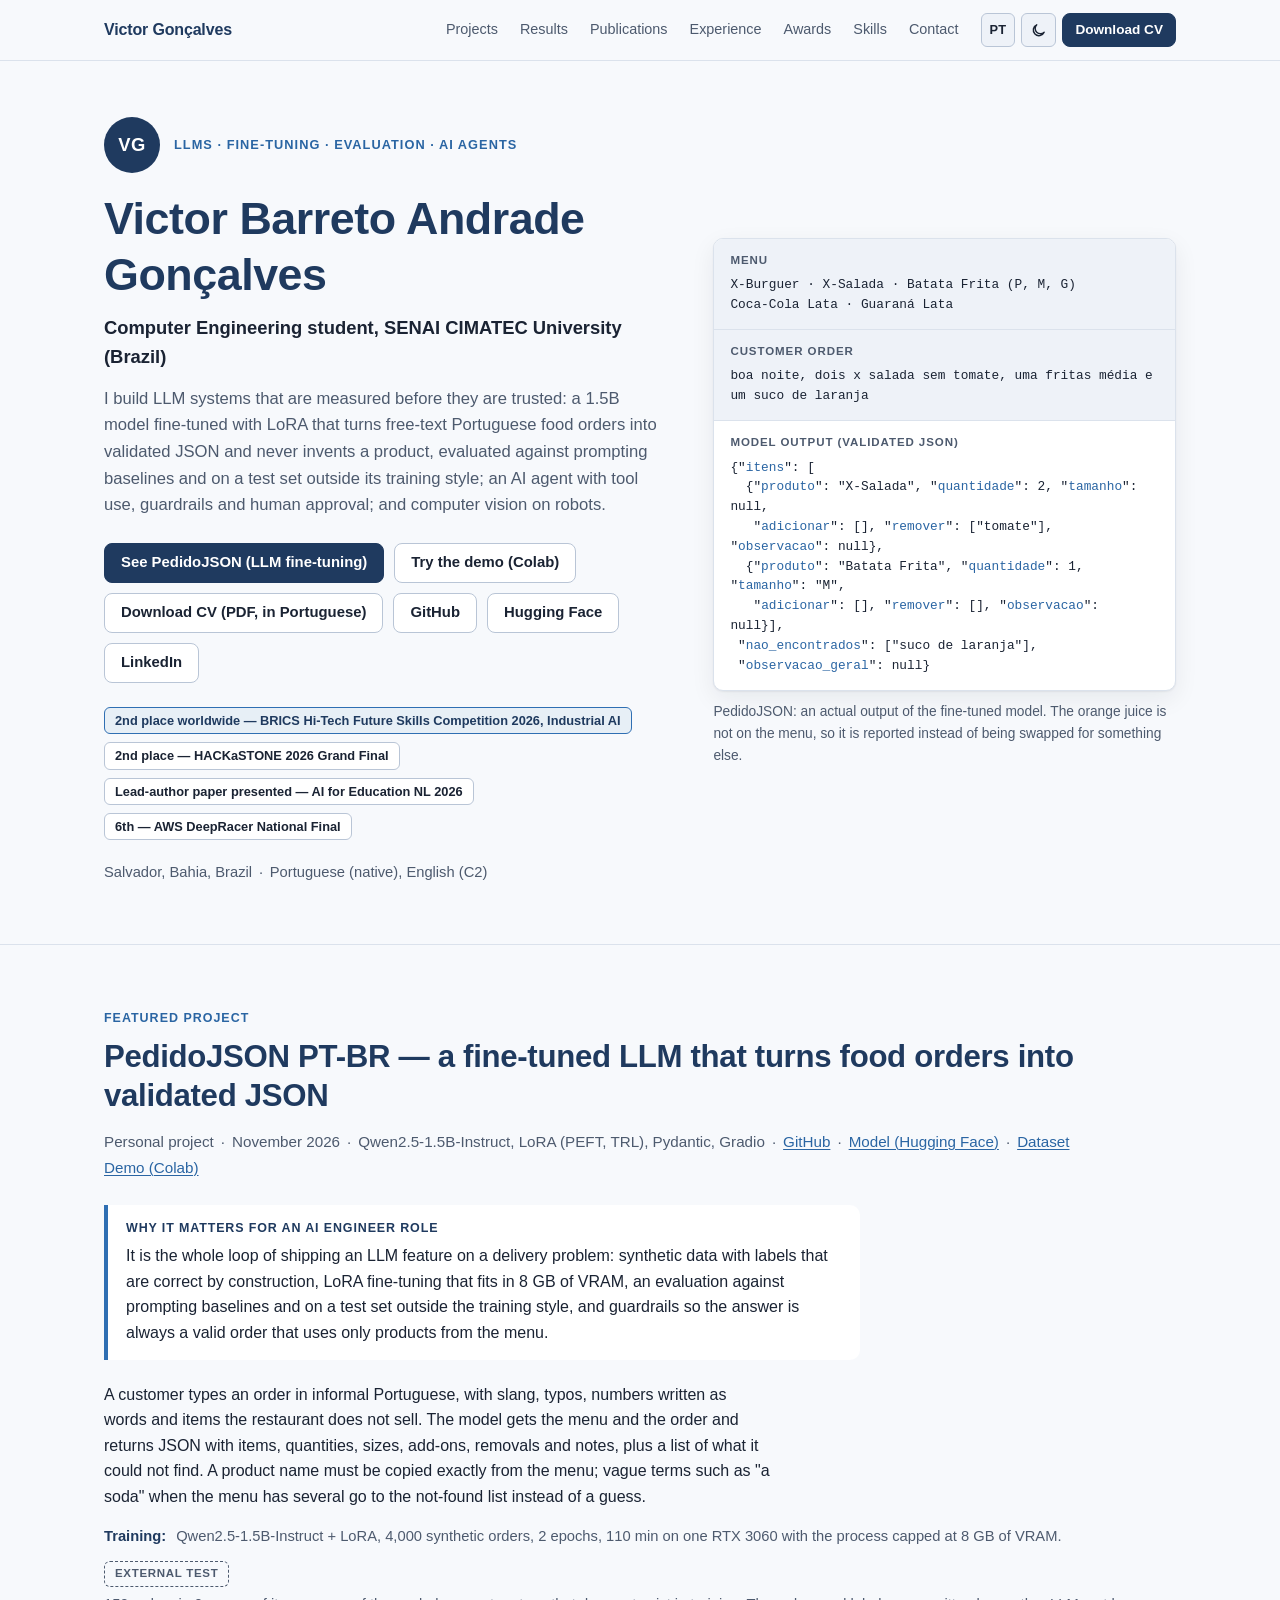
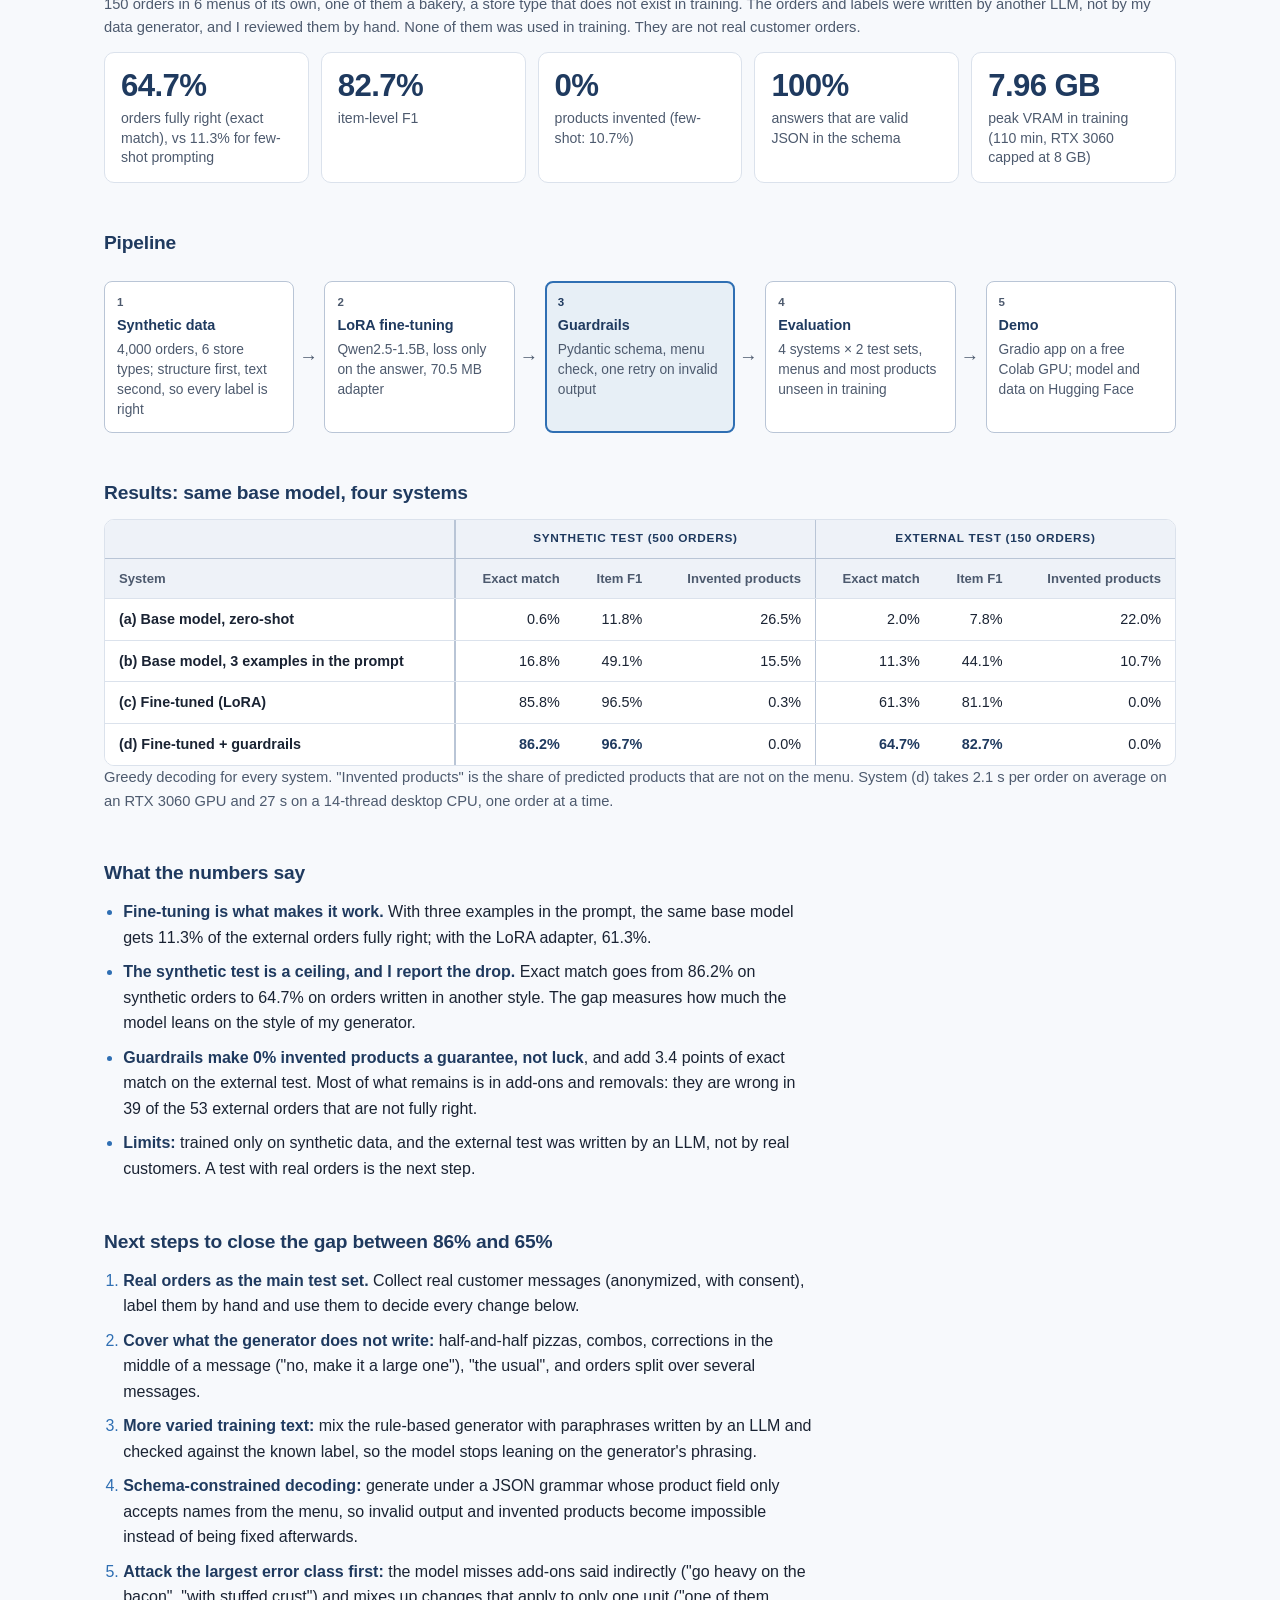
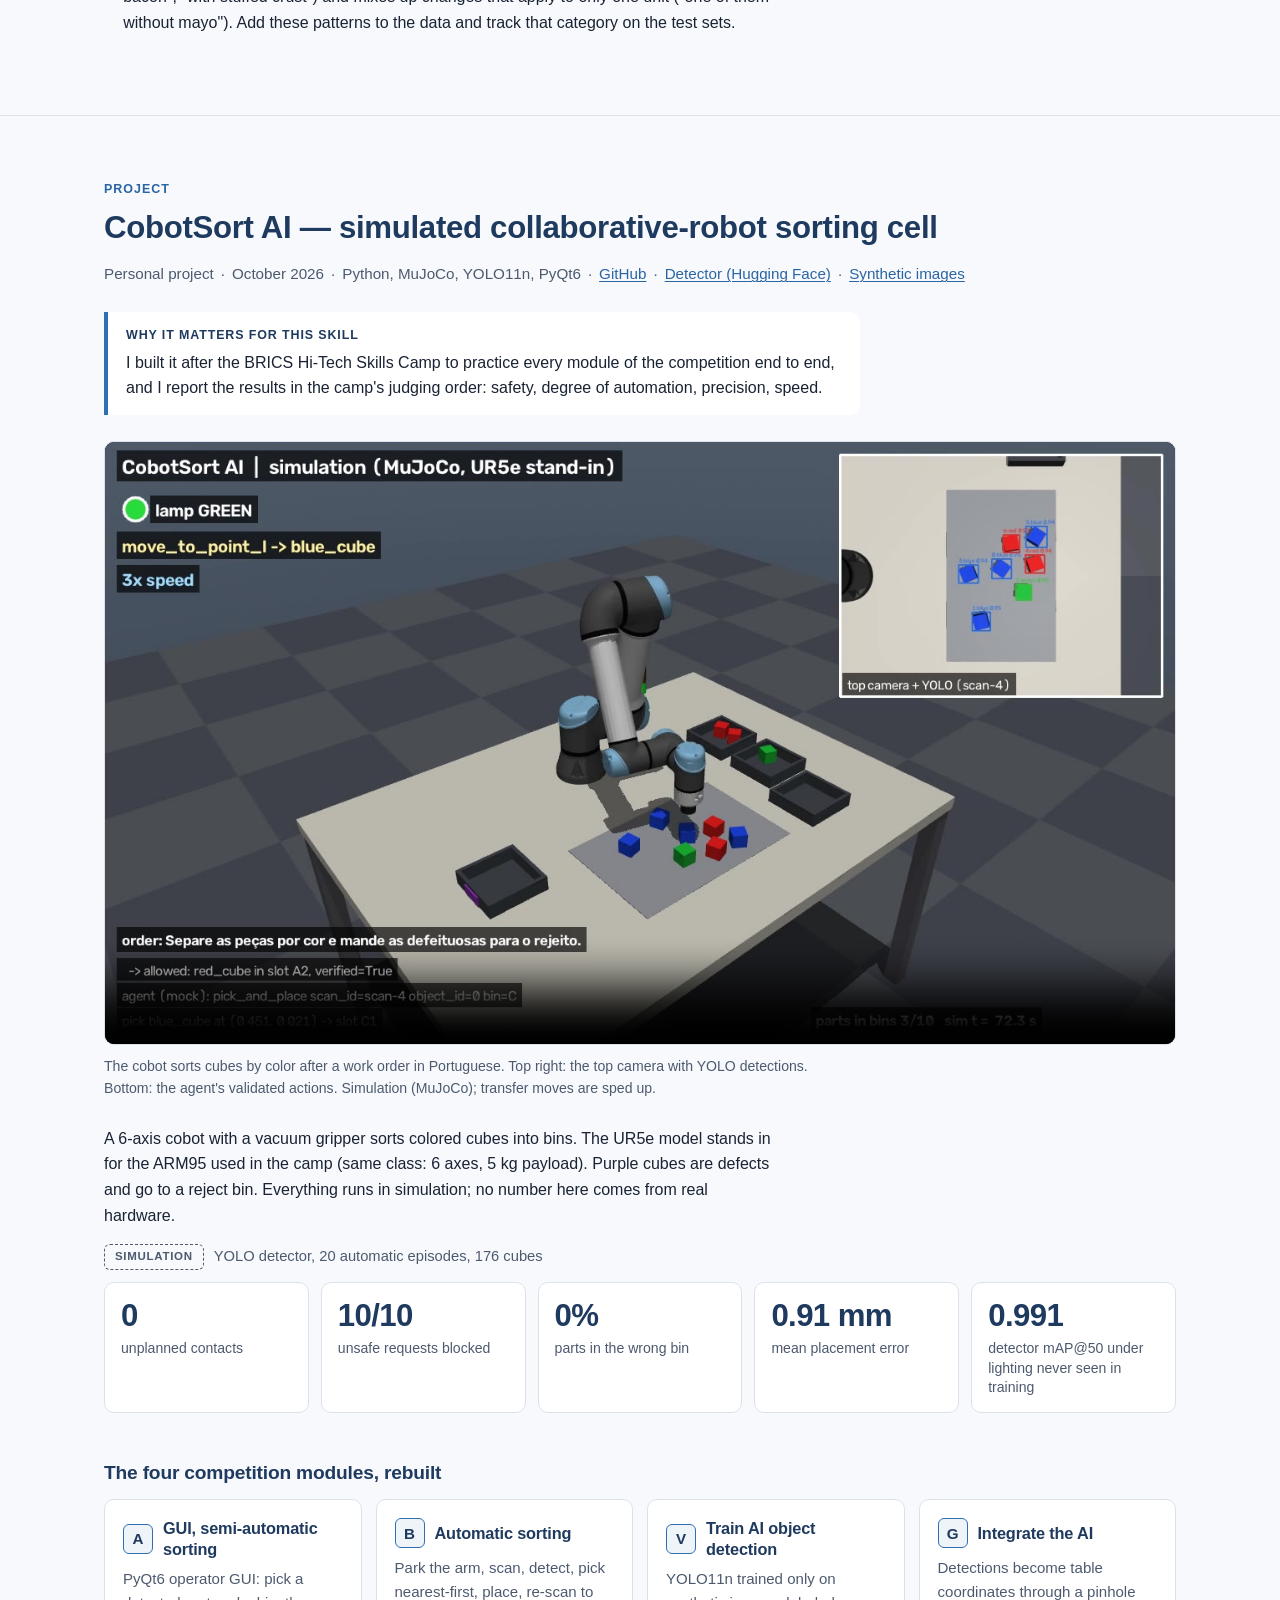
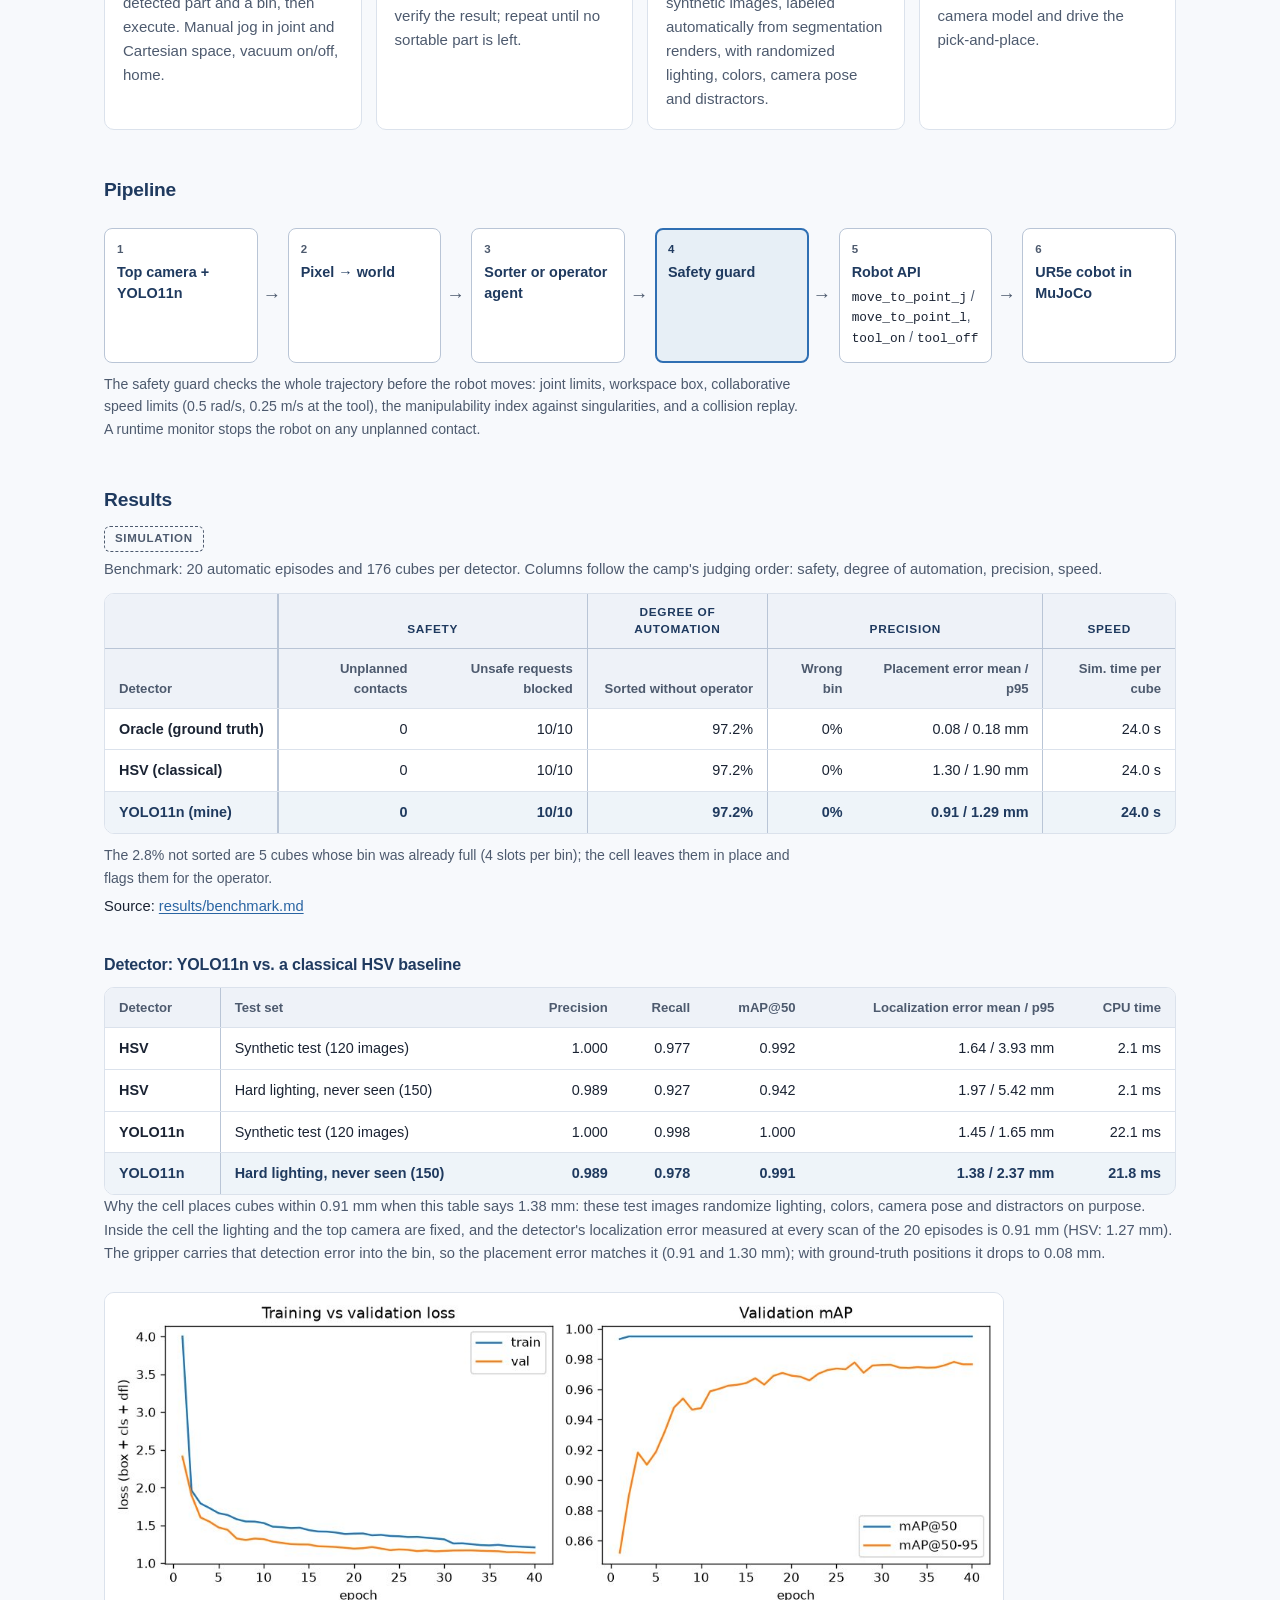
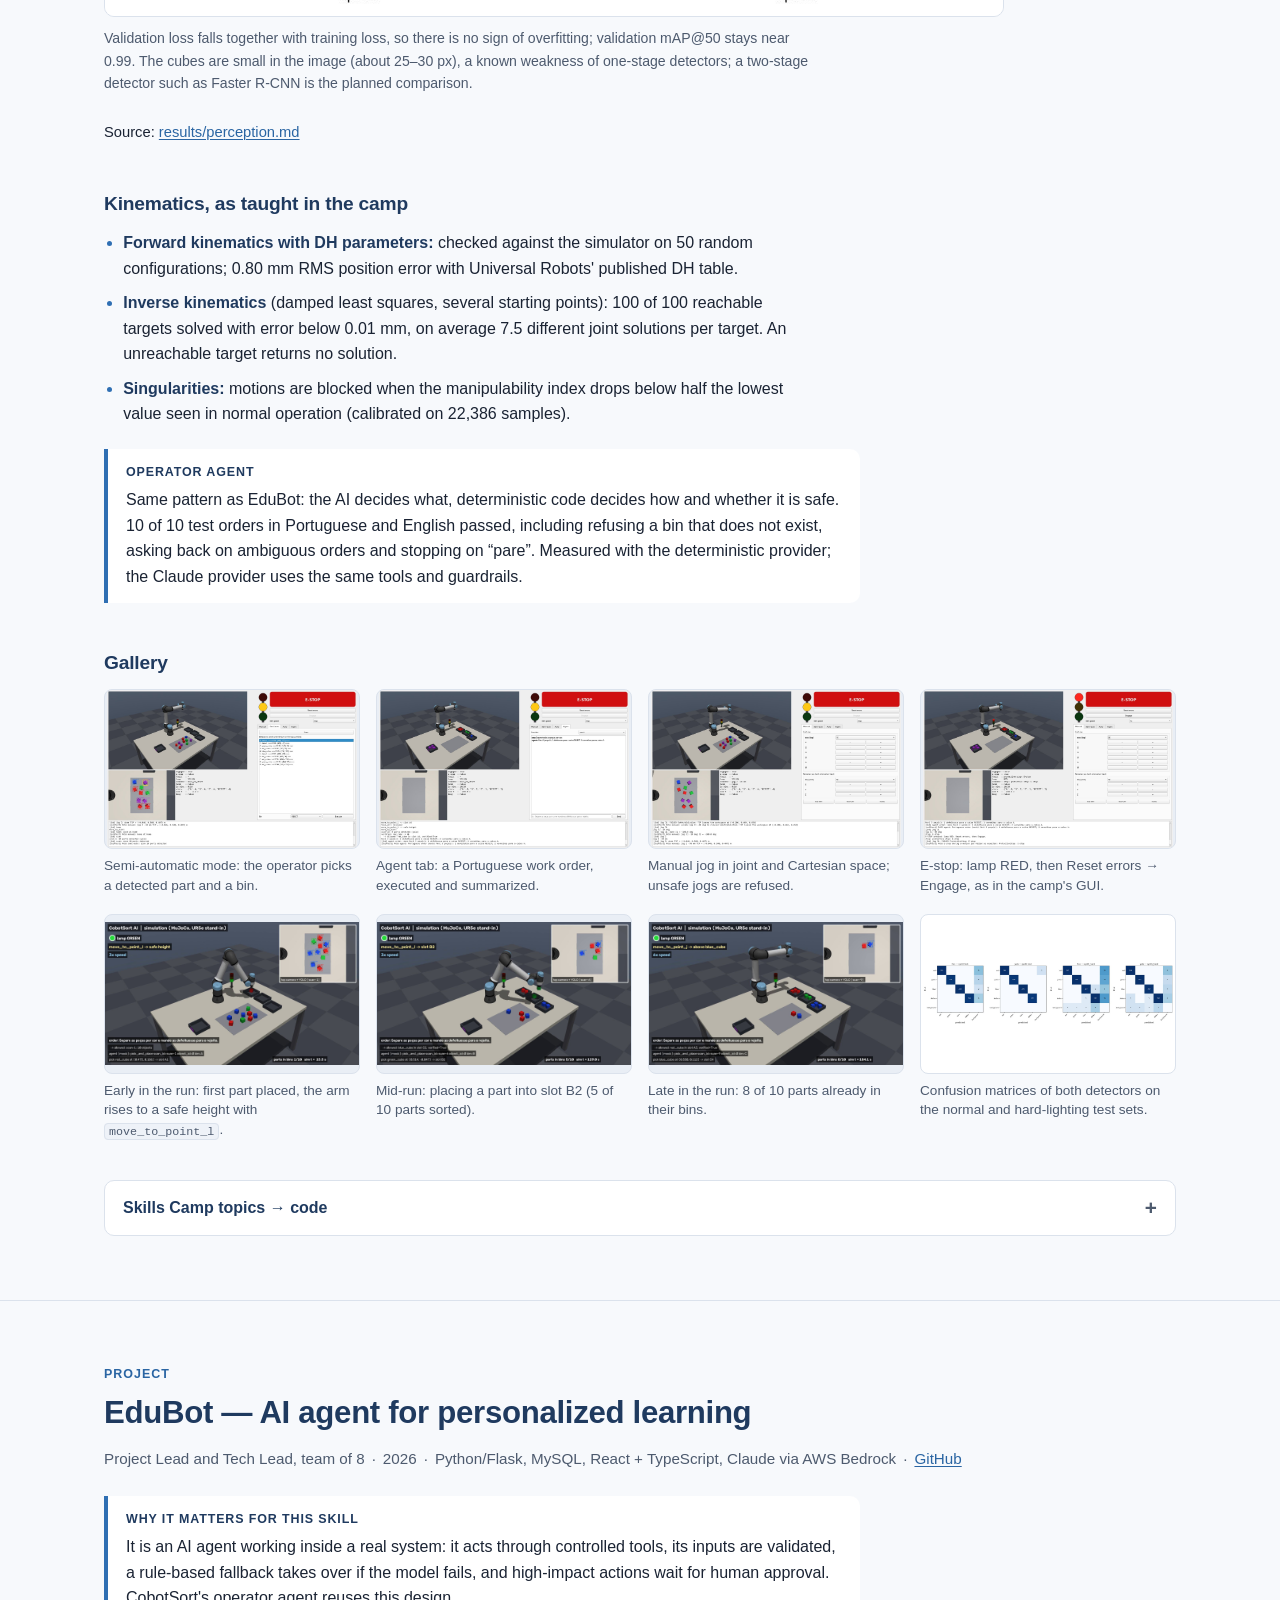
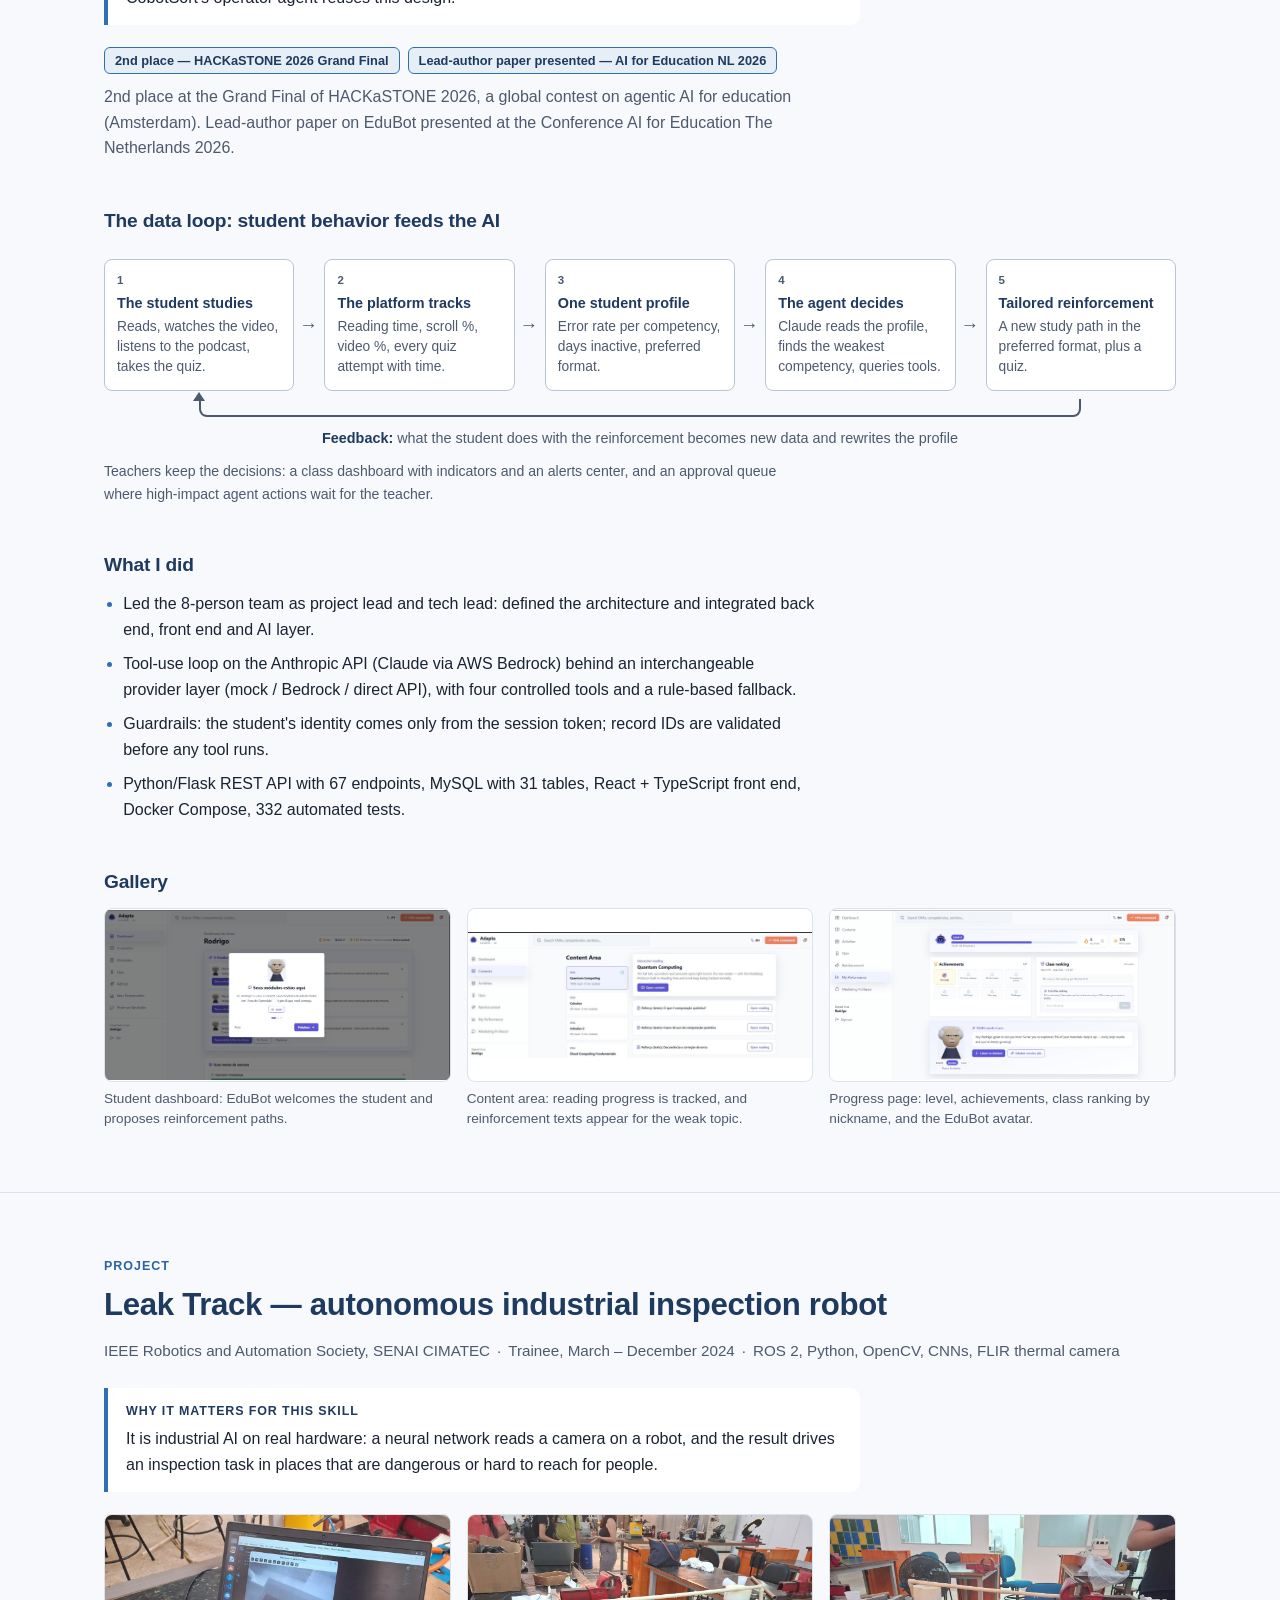
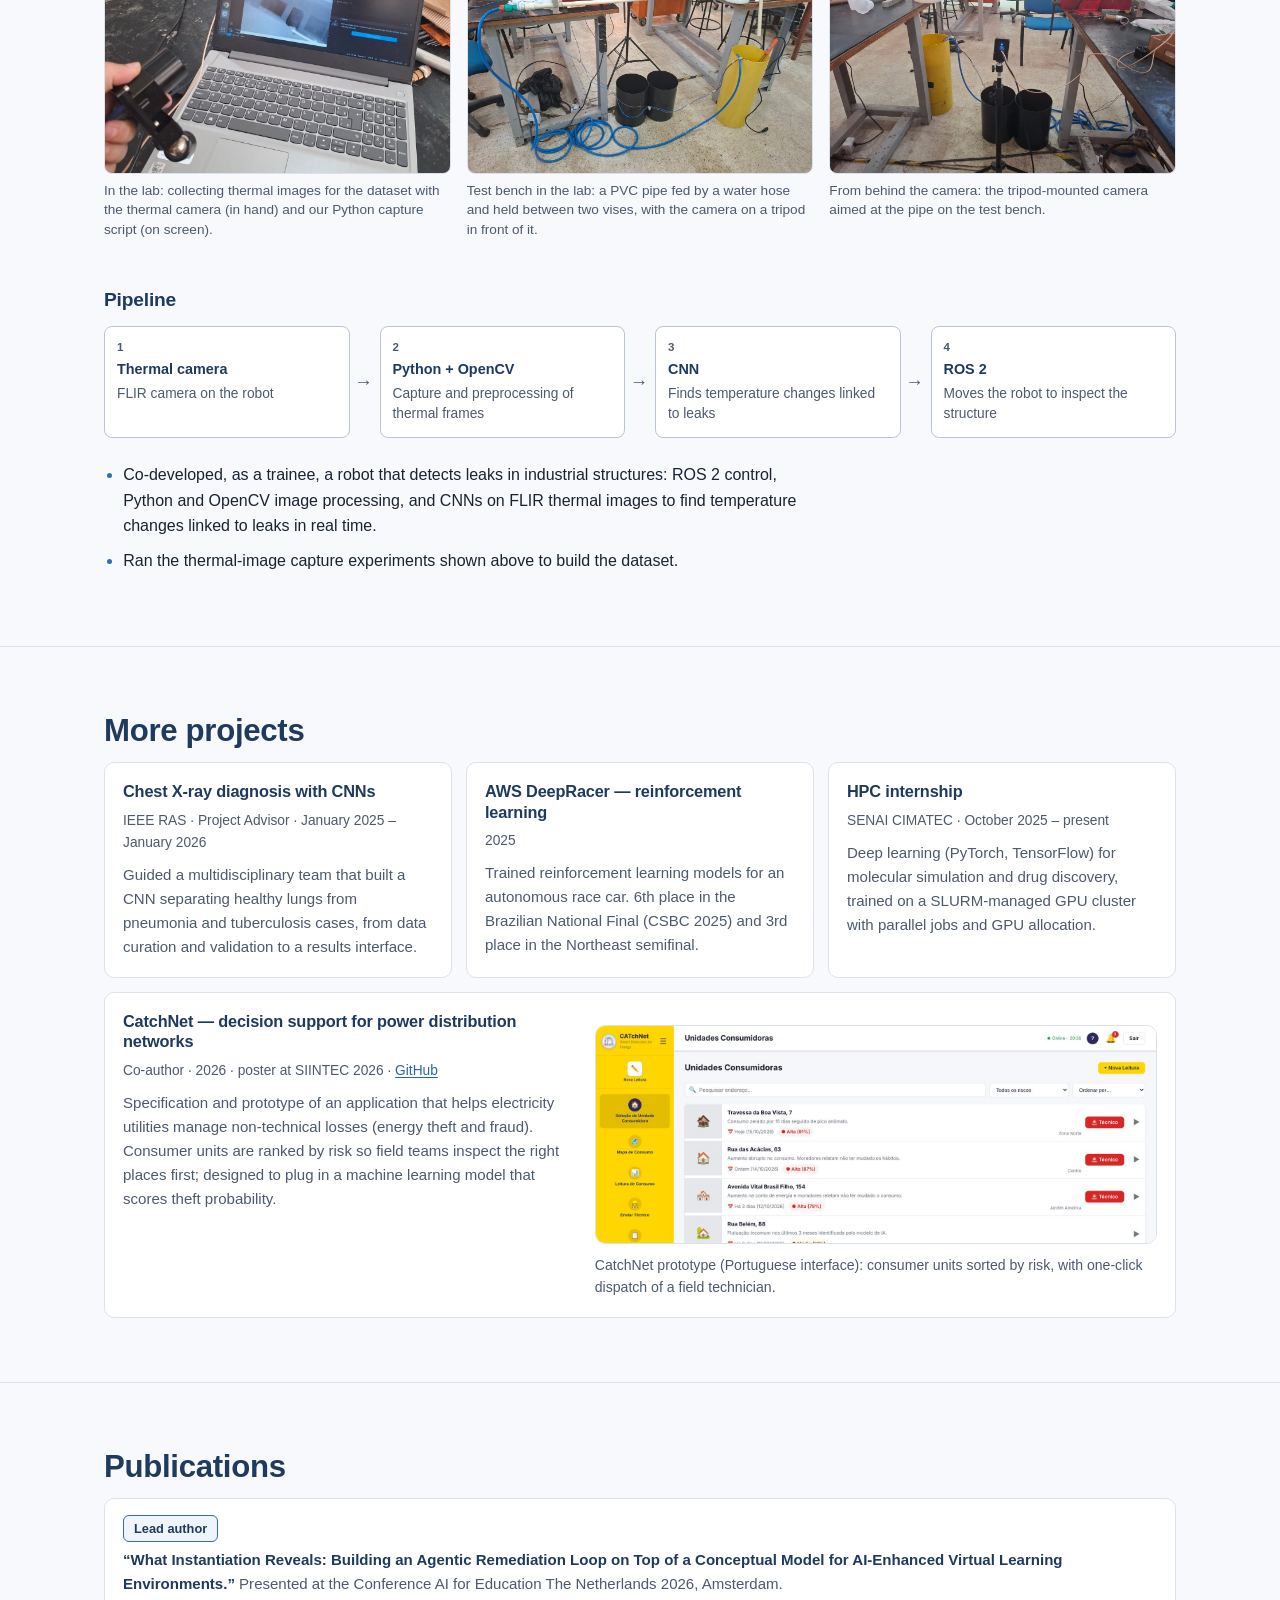
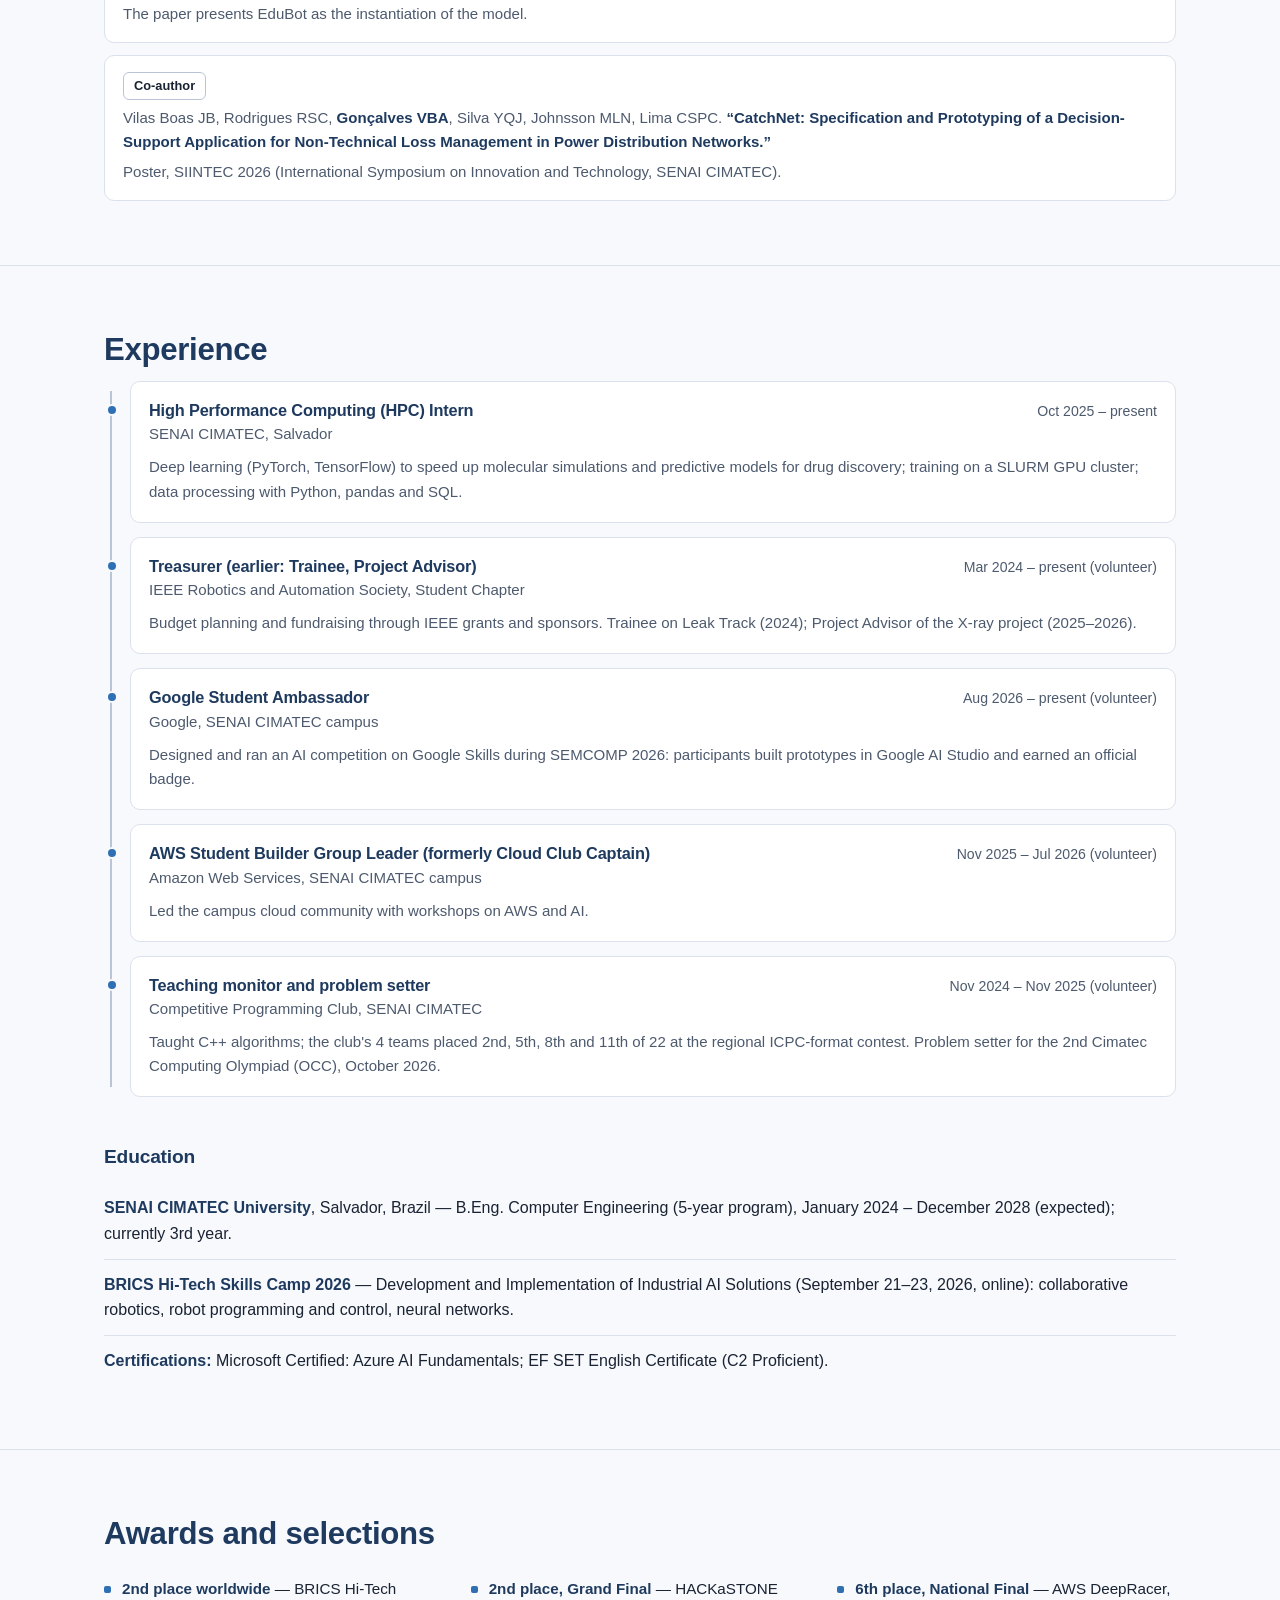
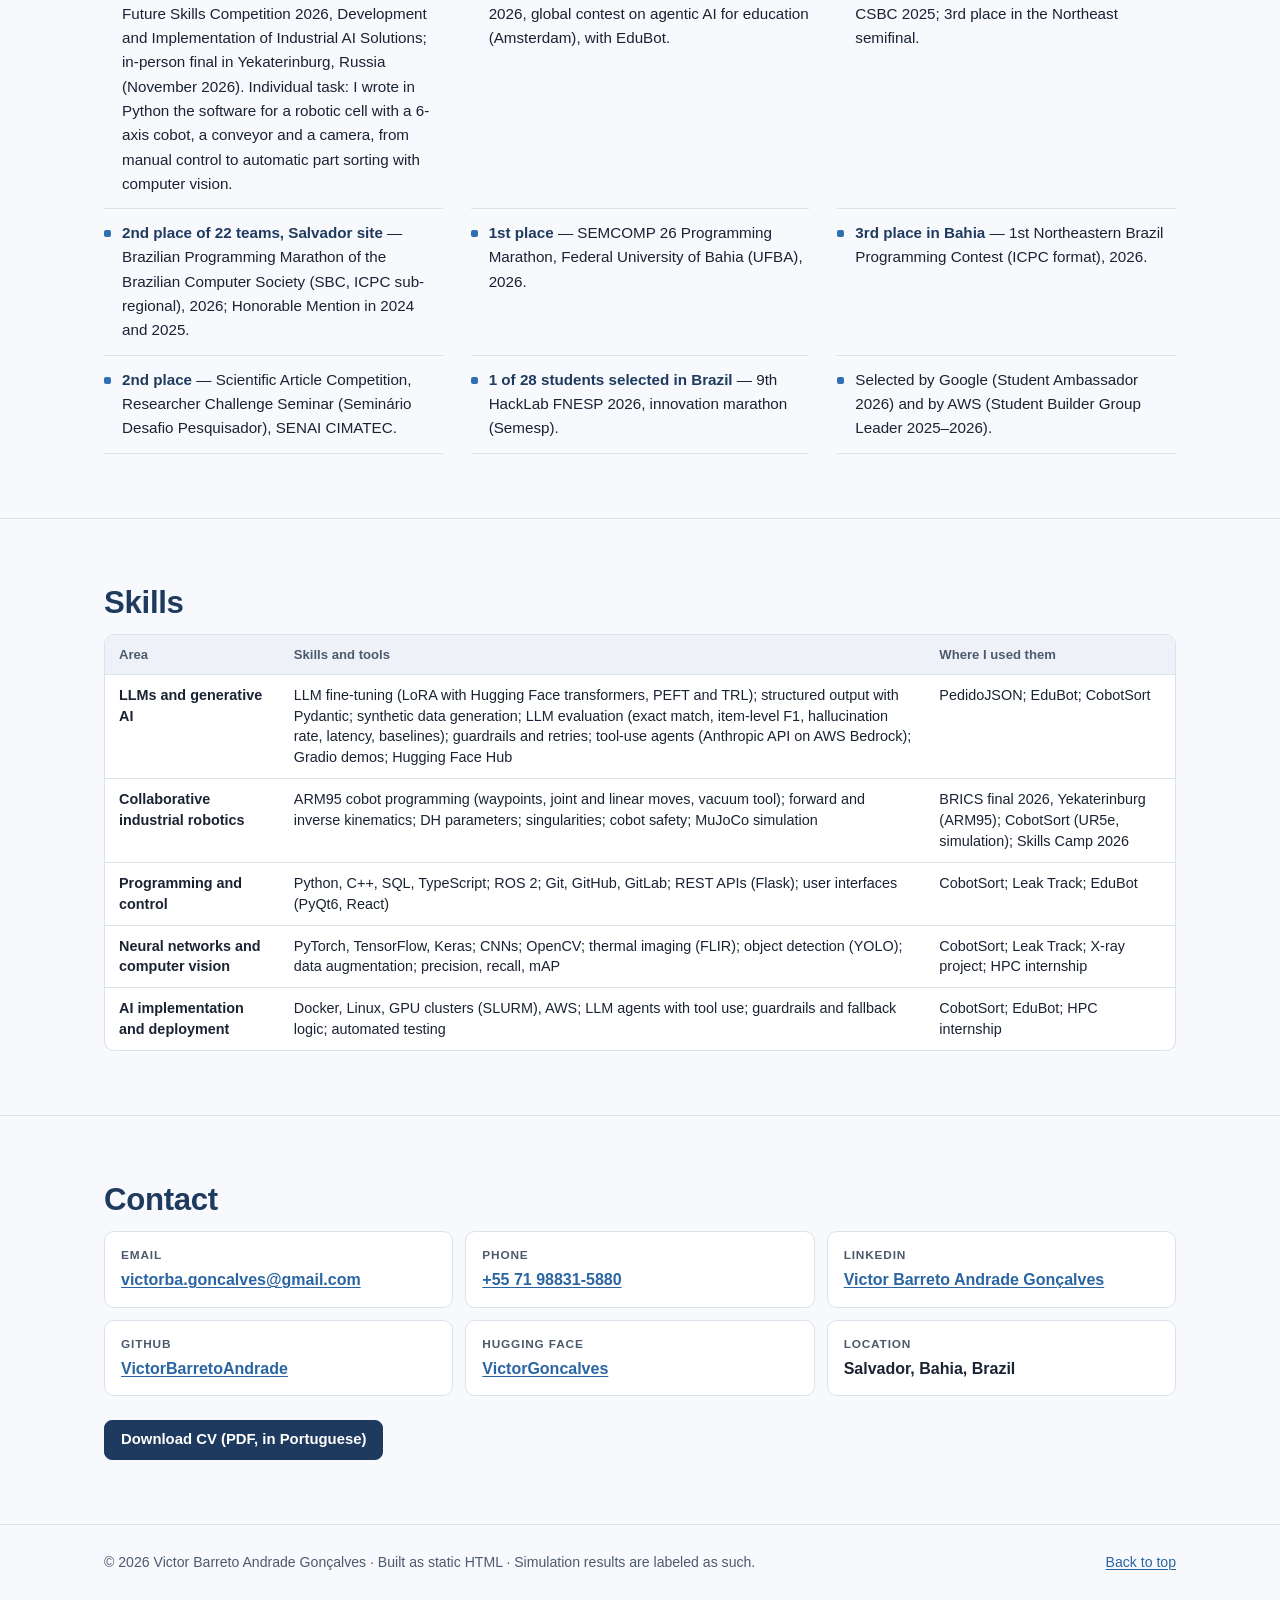
<file: index.html>
<!DOCTYPE html>
<html lang="en">
<head>
<meta charset="utf-8">
<meta name="viewport" content="width=device-width, initial-scale=1">
<title data-en="Victor Barreto Andrade Gonçalves — AI Engineer Portfolio" data-pt="Victor Barreto Andrade Gonçalves — Portfólio de Engenharia de IA">Victor Barreto Andrade Gonçalves — AI Engineer Portfolio</title>
<meta name="description" content="Computer Engineering student building LLM systems that are measured and safe: a fine-tuned 1.5B model that turns Portuguese food orders into validated JSON, an AI agent with tool use and guardrails, and computer vision on robots.">
<meta name="author" content="Victor Barreto Andrade Gonçalves">
<meta name="color-scheme" content="dark light">
<link rel="canonical" href="https://portifolio-one-zeta-47.vercel.app/">
<meta property="og:type" content="website">
<meta property="og:url" content="https://portifolio-one-zeta-47.vercel.app/">
<meta property="og:title" content="Victor Barreto Andrade Gonçalves — AI Engineer Portfolio">
<meta property="og:description" content="Computer Engineering student building LLM systems that are measured and safe: a fine-tuned 1.5B model that turns Portuguese food orders into validated JSON, an AI agent with tool use and guardrails, and computer vision on robots.">
<meta property="og:image" content="https://portifolio-one-zeta-47.vercel.app/assets/img/og-image.jpg">
<meta property="og:image:width" content="1200">
<meta property="og:image:height" content="630">
<meta property="og:image:alt" content="CobotSort AI simulation: the cobot sorts cubes by color; top right, the top camera with YOLO detections.">
<meta name="twitter:card" content="summary_large_image">
<meta name="twitter:title" content="Victor Barreto Andrade Gonçalves — AI Engineer Portfolio">
<meta name="twitter:description" content="Computer Engineering student building LLM systems that are measured and safe: a fine-tuned 1.5B model that turns Portuguese food orders into validated JSON, an AI agent with tool use and guardrails, and computer vision on robots.">
<meta name="twitter:image" content="https://portifolio-one-zeta-47.vercel.app/assets/img/og-image.jpg">
<link rel="icon" type="image/svg+xml" href="data:image/svg+xml,%3Csvg xmlns='http://www.w3.org/2000/svg' viewBox='0 0 64 64'%3E%3Crect width='64' height='64' rx='14' fill='%23ffffff'/%3E%3Crect x='2' y='2' width='60' height='60' rx='12' fill='none' stroke='%231F3A5F' stroke-width='3'/%3E%3Ctext x='32' y='43' font-family='Arial,Helvetica,sans-serif' font-size='27' font-weight='700' text-anchor='middle' fill='%231F3A5F'%3EVG%3C/text%3E%3C/svg%3E">
<link rel="stylesheet" href="assets/css/site.css">
<script src="assets/js/site.js"></script>
</head>
<body id="top">
<a class="skip-link" href="#main" data-en="Skip to content" data-pt="Pular para o conteúdo">Skip to content</a>

<header class="site-header">
  <div class="wrap nav">
    <a class="brand" href="#top">Victor Gonçalves</a>
    <nav class="nav-main" aria-label="Sections" data-i18n-attr="aria-label" data-en-aria-label="Sections" data-pt-aria-label="Seções">
      <ul class="nav-links" id="navLinks">
        <li><a href="#pedidojson" data-en="Projects" data-pt="Projetos">Projects</a></li>
        <li><a href="#pedidojson-results" data-en="Results" data-pt="Resultados">Results</a></li>
        <li><a href="#publications" data-en="Publications" data-pt="Publicações">Publications</a></li>
        <li><a href="#experience" data-en="Experience" data-pt="Experiência">Experience</a></li>
        <li><a href="#awards" data-en="Awards" data-pt="Prêmios">Awards</a></li>
        <li><a href="#skills" data-en="Skills" data-pt="Competências">Skills</a></li>
        <li><a href="#contact" data-en="Contact" data-pt="Contato">Contact</a></li>
      </ul>
    </nav>
    <div class="nav-tools">
      <button class="tool-btn" id="langBtn" type="button" data-en="PT" data-pt="EN"
              aria-label="Ver em português" title="Ver em português" data-i18n-attr="aria-label title"
              data-en-aria-label="Ver em português" data-pt-aria-label="View in English"
              data-en-title="Ver em português" data-pt-title="View in English">PT</button>
      <button class="tool-btn theme-btn" id="themeBtn" type="button" aria-label="Switch theme" title="Switch theme"
              data-en-label-light="Switch to light theme" data-en-label-dark="Switch to dark theme"
              data-pt-label-light="Mudar para o tema claro" data-pt-label-dark="Mudar para o tema escuro">
        <svg class="icon-sun" viewBox="0 0 24 24" aria-hidden="true" fill="none" stroke="currentColor" stroke-width="2" stroke-linecap="round"><circle cx="12" cy="12" r="4"/><path d="M12 2v2M12 20v2M4.9 4.9l1.4 1.4M17.7 17.7l1.4 1.4M2 12h2M20 12h2M4.9 19.1l1.4-1.4M17.7 6.3l1.4-1.4"/></svg>
        <svg class="icon-moon" viewBox="0 0 24 24" aria-hidden="true" fill="none" stroke="currentColor" stroke-width="2" stroke-linecap="round" stroke-linejoin="round"><path d="M20 14.5A8 8 0 1 1 9.5 4a6.5 6.5 0 0 0 10.5 10.5z"/></svg>
      </button>
      <a class="btn btn-primary btn-sm" href="assets/docs/Victor_Barreto_Curriculo_iFood_AI_Engineer.pdf" target="_blank" rel="noopener" data-en="&lt;span class=&quot;cv-long&quot;&gt;Download&amp;nbsp;&lt;/span&gt;CV" data-pt="&lt;span class=&quot;cv-long&quot;&gt;Baixar&amp;nbsp;&lt;/span&gt;CV"><span class="cv-long">Download&nbsp;</span>CV</a>
      <button class="tool-btn menu-btn" id="menuBtn" type="button" aria-expanded="false" aria-controls="navLinks" aria-label="Menu">
        <svg viewBox="0 0 24 24" aria-hidden="true" fill="none" stroke="currentColor" stroke-width="2" stroke-linecap="round"><path d="M4 7h16M4 12h16M4 17h16"/></svg>
      </button>
    </div>
  </div>
</header>

<main id="main">

<!-- ===================== Hero ===================== -->
<section class="hero" aria-labelledby="hero-name">
  <div class="wrap hero-grid">
    <div>
      <div class="hero-id">
        <div class="avatar" aria-hidden="true">VG</div>
        <p class="eyebrow" data-en="LLMs · Fine-tuning · Evaluation · AI agents" data-pt="LLMs · Fine-tuning · Avaliação · Agentes de IA">LLMs · Fine-tuning · Evaluation · AI agents</p>
      </div>
      <h1 id="hero-name">Victor Barreto Andrade Gonçalves</h1>
      <p class="role" data-en="Computer Engineering student, SENAI CIMATEC University (Brazil)" data-pt="Estudante de Engenharia da Computação na Universidade SENAI CIMATEC (Brasil)">Computer Engineering student, SENAI CIMATEC University (Brazil)</p>
      <p class="lede" data-en="I build LLM systems that are measured before they are trusted: a 1.5B model fine-tuned with LoRA that turns free-text Portuguese food orders into validated JSON and never invents a product, evaluated against prompting baselines and on a test set outside its training style; an AI agent with tool use, guardrails and human approval; and computer vision on robots." data-pt="Construo sistemas com LLMs que são medidos antes de receber confiança: um modelo de 1,5B ajustado com LoRA que transforma pedidos de delivery em português livre em JSON validado e nunca inventa um produto, avaliado contra baselines de prompting e num teste fora do estilo do treino; um agente de IA com uso de ferramentas, guardrails e aprovação humana; e visão computacional em robôs.">I build LLM systems that are measured before they are trusted: a 1.5B model fine-tuned with LoRA that turns free-text Portuguese food orders into validated JSON and never invents a product, evaluated against prompting baselines and on a test set outside its training style; an AI agent with tool use, guardrails and human approval; and computer vision on robots.</p>
      <div class="actions">
        <a class="btn btn-primary" href="#pedidojson" data-en="See PedidoJSON (LLM fine-tuning)" data-pt="Ver o PedidoJSON (fine-tuning de LLM)">See PedidoJSON (LLM fine-tuning)</a>
        <a class="btn" href="https://colab.research.google.com/drive/1RubIJ6ECQkKx-yexSc2vuUfqixVgQ7gF" target="_blank" rel="noopener" data-en="Try the demo (Colab)" data-pt="Testar a demo (Colab)">Try the demo (Colab)</a>
        <a class="btn" href="assets/docs/Victor_Barreto_Curriculo_iFood_AI_Engineer.pdf" target="_blank" rel="noopener" data-en="Download CV (PDF, in Portuguese)" data-pt="Baixar currículo (PDF)">Download CV (PDF, in Portuguese)</a>
        <a class="btn" href="https://github.com/VictorBarretoAndrade" target="_blank" rel="noopener">GitHub</a>
        <a class="btn" href="https://huggingface.co/VictorGoncalves" target="_blank" rel="noopener">Hugging Face</a>
        <a class="btn" href="https://www.linkedin.com/in/victor-barreto-andrade-gon%C3%A7alves-8148872ba/" target="_blank" rel="noopener">LinkedIn</a>
      </div>
      <ul class="badges" aria-label="Highlights" data-i18n-attr="aria-label" data-en-aria-label="Highlights" data-pt-aria-label="Destaques">
        <li class="badge badge-accent" data-en="2nd place worldwide — BRICS Hi-Tech Future Skills Competition 2026, Industrial AI" data-pt="2º lugar mundial — BRICS Hi-Tech Future Skills Competition 2026, IA industrial">2nd place worldwide — BRICS Hi-Tech Future Skills Competition 2026, Industrial AI</li>
        <li class="badge" data-en="2nd place — HACKaSTONE 2026 Grand Final" data-pt="2º lugar — Grand Final do HACKaSTONE 2026">2nd place — HACKaSTONE 2026 Grand Final</li>
        <li class="badge" data-en="Lead-author paper presented — AI for Education NL 2026" data-pt="Artigo como autor principal apresentado — AI for Education NL 2026">Lead-author paper presented — AI for Education NL 2026</li>
        <li class="badge" data-en="6th — AWS DeepRacer National Final" data-pt="6º lugar — Final Nacional AWS DeepRacer">6th — AWS DeepRacer National Final</li>
      </ul>
      <ul class="meta-row">
        <li data-en="Salvador, Bahia, Brazil" data-pt="Salvador, Bahia, Brasil">Salvador, Bahia, Brazil</li>
        <li data-en="Portuguese (native), English (C2)" data-pt="Português (nativo), inglês (C2)">Portuguese (native), English (C2)</li>
      </ul>
    </div>
    <figure class="hero-figure">
      <div class="io-card">
        <div class="io-part io-in">
          <span class="io-label" data-en="Menu" data-pt="Cardápio">Menu</span>
<pre>X-Burguer · X-Salada · Batata Frita (P, M, G)
Coca-Cola Lata · Guaraná Lata</pre>
        </div>
        <div class="io-part io-in">
          <span class="io-label" data-en="Customer order" data-pt="Pedido do cliente">Customer order</span>
<pre>boa noite, dois x salada sem tomate, uma fritas média e um suco de laranja</pre>
        </div>
        <div class="io-part">
          <span class="io-label" data-en="Model output (validated JSON)" data-pt="Saída do modelo (JSON validado)">Model output (validated JSON)</span>
<pre>{"<span class="io-key">itens</span>": [
  {"<span class="io-key">produto</span>": "X-Salada", "<span class="io-key">quantidade</span>": 2, "<span class="io-key">tamanho</span>": null,
   "<span class="io-key">adicionar</span>": [], "<span class="io-key">remover</span>": ["tomate"], "<span class="io-key">observacao</span>": null},
  {"<span class="io-key">produto</span>": "Batata Frita", "<span class="io-key">quantidade</span>": 1, "<span class="io-key">tamanho</span>": "M",
   "<span class="io-key">adicionar</span>": [], "<span class="io-key">remover</span>": [], "<span class="io-key">observacao</span>": null}],
 "<span class="io-key">nao_encontrados</span>": ["suco de laranja"],
 "<span class="io-key">observacao_geral</span>": null}</pre>
        </div>
      </div>
      <figcaption data-en="PedidoJSON: an actual output of the fine-tuned model. The orange juice is not on the menu, so it is reported instead of being swapped for something else." data-pt="PedidoJSON: uma saída real do modelo ajustado. O suco de laranja não está no cardápio, então é informado em vez de ser trocado por outro produto.">PedidoJSON: an actual output of the fine-tuned model. The orange juice is not on the menu, so it is reported instead of being swapped for something else.</figcaption>
    </figure>
  </div>
</section>

<!-- ===================== PedidoJSON ===================== -->
<section class="section case" id="pedidojson" aria-labelledby="pedidojson-title">
  <div class="wrap">
    <p class="kicker" data-en="Featured project" data-pt="Projeto em destaque">Featured project</p>
    <h2 class="section-title" id="pedidojson-title" data-en="PedidoJSON PT-BR — a fine-tuned LLM that turns food orders into validated JSON" data-pt="PedidoJSON PT-BR — um LLM ajustado que transforma pedidos de delivery em JSON validado">PedidoJSON PT-BR — a fine-tuned LLM that turns food orders into validated JSON</h2>
    <ul class="meta-line">
      <li data-en="Personal project" data-pt="Projeto pessoal">Personal project</li>
      <li data-en="November 2026" data-pt="Novembro de 2026">November 2026</li>
      <li>Qwen2.5-1.5B-Instruct, LoRA (PEFT, TRL), Pydantic, Gradio</li>
      <li><a href="https://github.com/VictorBarretoAndrade/PedidoJSON-PTBR" target="_blank" rel="noopener">GitHub</a></li>
      <li><a href="https://huggingface.co/VictorGoncalves/pedidojson-ptbr-qwen2.5-1.5b-lora" target="_blank" rel="noopener" data-en="Model (Hugging Face)" data-pt="Modelo (Hugging Face)">Model (Hugging Face)</a></li>
      <li><a href="https://huggingface.co/datasets/VictorGoncalves/pedidojson-ptbr-sintetico" target="_blank" rel="noopener">Dataset</a></li>
      <li><a href="https://colab.research.google.com/drive/1RubIJ6ECQkKx-yexSc2vuUfqixVgQ7gF" target="_blank" rel="noopener" data-en="Demo (Colab)" data-pt="Demo (Colab)">Demo (Colab)</a></li>
    </ul>

    <div class="callout" role="note">
      <span class="callout-title" data-en="Why it matters for an AI Engineer role" data-pt="Por que importa para uma vaga de AI Engineer">Why it matters for an AI Engineer role</span>
      <p data-en="It is the whole loop of shipping an LLM feature on a delivery problem: synthetic data with labels that are correct by construction, LoRA fine-tuning that fits in 8 GB of VRAM, an evaluation against prompting baselines and on a test set outside the training style, and guardrails so the answer is always a valid order that uses only products from the menu." data-pt="É o ciclo completo de colocar uma funcionalidade com LLM de pé num problema de delivery: dados sintéticos com rótulos corretos por construção, fine-tuning com LoRA que cabe em 8 GB de VRAM, avaliação contra baselines de prompting e num teste fora do estilo do treino, e guardrails para que a resposta seja sempre um pedido válido, só com produtos do cardápio.">It is the whole loop of shipping an LLM feature on a delivery problem: synthetic data with labels that are correct by construction, LoRA fine-tuning that fits in 8 GB of VRAM, an evaluation against prompting baselines and on a test set outside the training style, and guardrails so the answer is always a valid order that uses only products from the menu.</p>
    </div>

    <p class="prose" data-en="A customer types an order in informal Portuguese, with slang, typos, numbers written as words and items the restaurant does not sell. The model gets the menu and the order and returns JSON with items, quantities, sizes, add-ons, removals and notes, plus a list of what it could not find. A product name must be copied exactly from the menu; vague terms such as &quot;a soda&quot; when the menu has several go to the not-found list instead of a guess." data-pt="O cliente digita o pedido em português informal, com gírias, erros de digitação, números por extenso e itens que o restaurante não vende. O modelo recebe o cardápio e o pedido e devolve um JSON com itens, quantidades, tamanhos, adicionais, remoções e observações, mais uma lista do que não encontrou. O nome do produto tem de ser copiado exatamente do cardápio; termos vagos como &quot;um refri&quot;, quando há vários, vão para a lista de não encontrados em vez de um chute.">A customer types an order in informal Portuguese, with slang, typos, numbers written as words and items the restaurant does not sell. The model gets the menu and the order and returns JSON with items, quantities, sizes, add-ons, removals and notes, plus a list of what it could not find. A product name must be copied exactly from the menu; vague terms such as "a soda" when the menu has several go to the not-found list instead of a guess.</p>

    <p class="context" data-en="&lt;strong&gt;Training:&lt;/strong&gt; Qwen2.5-1.5B-Instruct + LoRA, 4,000 synthetic orders, 2 epochs, 110 min on one RTX 3060 with the process capped at 8 GB of VRAM." data-pt="&lt;strong&gt;Treino:&lt;/strong&gt; Qwen2.5-1.5B-Instruct + LoRA, 4.000 pedidos sintéticos, 2 épocas, 110 min numa RTX 3060 com o processo limitado a 8 GB de VRAM."><strong>Training:</strong> Qwen2.5-1.5B-Instruct + LoRA, 4,000 synthetic orders, 2 epochs, 110 min on one RTX 3060 with the process capped at 8 GB of VRAM.</p>

    <p class="context"><span class="badge badge-sim" data-en="External test" data-pt="Teste externo">External test</span> <span data-en="150 orders in 6 menus of its own, one of them a bakery, a store type that does not exist in training. The orders and labels were written by another LLM, not by my data generator, and I reviewed them by hand. None of them was used in training. They are not real customer orders." data-pt="150 pedidos em 6 cardápios próprios, um deles de padaria, tipo de loja que não existe no treino. Os pedidos e rótulos foram escritos por outro LLM, não pelo meu gerador de dados, e eu os revisei à mão. Nenhum deles foi usado no treino. Não são pedidos reais de clientes.">150 orders in 6 menus of its own, one of them a bakery, a store type that does not exist in training. The orders and labels were written by another LLM, not by my data generator, and I reviewed them by hand. None of them was used in training. They are not real customer orders.</span></p>
    <ul class="kpis">
      <li class="kpi"><span class="kpi-value" data-en="64.7%" data-pt="64,7%">64.7%</span><span class="kpi-label" data-en="orders fully right (exact match), vs 11.3% for few-shot prompting" data-pt="pedidos totalmente certos (acerto exato), contra 11,3% do prompting few-shot">orders fully right (exact match), vs 11.3% for few-shot prompting</span></li>
      <li class="kpi"><span class="kpi-value" data-en="82.7%" data-pt="82,7%">82.7%</span><span class="kpi-label" data-en="item-level F1" data-pt="F1 por item">item-level F1</span></li>
      <li class="kpi"><span class="kpi-value">0%</span><span class="kpi-label" data-en="products invented (few-shot: 10.7%)" data-pt="produtos inventados (few-shot: 10,7%)">products invented (few-shot: 10.7%)</span></li>
      <li class="kpi"><span class="kpi-value">100%</span><span class="kpi-label" data-en="answers that are valid JSON in the schema" data-pt="respostas em JSON válido no schema">answers that are valid JSON in the schema</span></li>
      <li class="kpi"><span class="kpi-value" data-en="7.96 GB" data-pt="7,96 GB">7.96 GB</span><span class="kpi-label" data-en="peak VRAM in training (110 min, RTX 3060 capped at 8 GB)" data-pt="pico de VRAM no treino (110 min, RTX 3060 limitada a 8 GB)">peak VRAM in training (110 min, RTX 3060 capped at 8 GB)</span></li>
    </ul>

    <h3 class="sub-title" data-en="Pipeline" data-pt="Fluxo">Pipeline</h3>
    <figure class="figure">
      <ol class="flow" aria-label="PedidoJSON pipeline" data-i18n-attr="aria-label" data-en-aria-label="PedidoJSON pipeline" data-pt-aria-label="Fluxo do PedidoJSON">
        <li><span class="step" aria-hidden="true">1</span><span class="step-title" data-en="Synthetic data" data-pt="Dados sintéticos">Synthetic data</span><span class="step-text" data-en="4,000 orders, 6 store types; structure first, text second, so every label is right" data-pt="4.000 pedidos, 6 tipos de loja; estrutura primeiro, texto depois, então todo rótulo está certo">4,000 orders, 6 store types; structure first, text second, so every label is right</span></li>
        <li><span class="step" aria-hidden="true">2</span><span class="step-title" data-en="LoRA fine-tuning" data-pt="Fine-tuning com LoRA">LoRA fine-tuning</span><span class="step-text" data-en="Qwen2.5-1.5B, loss only on the answer, 70.5 MB adapter" data-pt="Qwen2.5-1.5B, loss só na resposta, adaptador de 70,5 MB">Qwen2.5-1.5B, loss only on the answer, 70.5 MB adapter</span></li>
        <li class="is-key"><span class="step" aria-hidden="true">3</span><span class="step-title" data-en="Guardrails" data-pt="Guardrails">Guardrails</span><span class="step-text" data-en="Pydantic schema, menu check, one retry on invalid output" data-pt="Schema Pydantic, checagem contra o cardápio, uma nova tentativa se a saída for inválida">Pydantic schema, menu check, one retry on invalid output</span></li>
        <li><span class="step" aria-hidden="true">4</span><span class="step-title" data-en="Evaluation" data-pt="Avaliação">Evaluation</span><span class="step-text" data-en="4 systems × 2 test sets, menus and most products unseen in training" data-pt="4 sistemas × 2 testes, cardápios e a maioria dos produtos fora do treino">4 systems × 2 test sets, menus and most products unseen in training</span></li>
        <li><span class="step" aria-hidden="true">5</span><span class="step-title">Demo</span><span class="step-text" data-en="Gradio app on a free Colab GPU; model and data on Hugging Face" data-pt="App Gradio numa GPU gratuita do Colab; modelo e dados no Hugging Face">Gradio app on a free Colab GPU; model and data on Hugging Face</span></li>
      </ol>
    </figure>

    <section id="pedidojson-results" aria-labelledby="pedidojson-results-title">
      <h3 class="sub-title" id="pedidojson-results-title" data-en="Results: same base model, four systems" data-pt="Resultados: mesmo modelo base, quatro sistemas">Results: same base model, four systems</h3>
      <div class="table-wrap" role="region" aria-labelledby="pj-caption" tabindex="0">
        <table class="data data-wide">
          <caption id="pj-caption" class="visually-hidden" data-en="Exact match, item F1 and invented products on the synthetic and external test sets" data-pt="Acerto exato, F1 por item e produtos inventados nos testes sintético e externo">Exact match, item F1 and invented products on the synthetic and external test sets</caption>
          <colgroup span="1"></colgroup>
          <colgroup span="3"></colgroup>
          <colgroup span="3"></colgroup>
          <thead>
            <tr class="group">
              <td></td>
              <th scope="colgroup" colspan="3" class="group-sep" data-en="Synthetic test (500 orders)" data-pt="Teste sintético (500 pedidos)">Synthetic test (500 orders)</th>
              <th scope="colgroup" colspan="3" class="group-sep" data-en="External test (150 orders)" data-pt="Teste externo (150 pedidos)">External test (150 orders)</th>
            </tr>
            <tr>
              <th scope="col" data-en="System" data-pt="Sistema">System</th>
              <th scope="col" class="num group-sep" data-en="Exact match" data-pt="Acerto exato">Exact match</th>
              <th scope="col" class="num" data-en="Item F1" data-pt="F1 por item">Item F1</th>
              <th scope="col" class="num" data-en="Invented products" data-pt="Produtos inventados">Invented products</th>
              <th scope="col" class="num group-sep" data-en="Exact match" data-pt="Acerto exato">Exact match</th>
              <th scope="col" class="num" data-en="Item F1" data-pt="F1 por item">Item F1</th>
              <th scope="col" class="num" data-en="Invented products" data-pt="Produtos inventados">Invented products</th>
            </tr>
          </thead>
          <tbody>
            <tr>
              <th scope="row" data-en="(a) Base model, zero-shot" data-pt="(a) Modelo base, zero-shot">(a) Base model, zero-shot</th>
              <td class="num group-sep" data-en="0.6%" data-pt="0,6%">0.6%</td><td class="num" data-en="11.8%" data-pt="11,8%">11.8%</td><td class="num" data-en="26.5%" data-pt="26,5%">26.5%</td><td class="num group-sep" data-en="2.0%" data-pt="2,0%">2.0%</td><td class="num" data-en="7.8%" data-pt="7,8%">7.8%</td><td class="num" data-en="22.0%" data-pt="22,0%">22.0%</td>
            </tr>
            <tr>
              <th scope="row" data-en="(b) Base model, 3 examples in the prompt" data-pt="(b) Modelo base, 3 exemplos no prompt">(b) Base model, 3 examples in the prompt</th>
              <td class="num group-sep" data-en="16.8%" data-pt="16,8%">16.8%</td><td class="num" data-en="49.1%" data-pt="49,1%">49.1%</td><td class="num" data-en="15.5%" data-pt="15,5%">15.5%</td><td class="num group-sep" data-en="11.3%" data-pt="11,3%">11.3%</td><td class="num" data-en="44.1%" data-pt="44,1%">44.1%</td><td class="num" data-en="10.7%" data-pt="10,7%">10.7%</td>
            </tr>
            <tr>
              <th scope="row" data-en="(c) Fine-tuned (LoRA)" data-pt="(c) Ajustado (LoRA)">(c) Fine-tuned (LoRA)</th>
              <td class="num group-sep" data-en="85.8%" data-pt="85,8%">85.8%</td><td class="num" data-en="96.5%" data-pt="96,5%">96.5%</td><td class="num" data-en="0.3%" data-pt="0,3%">0.3%</td><td class="num group-sep" data-en="61.3%" data-pt="61,3%">61.3%</td><td class="num" data-en="81.1%" data-pt="81,1%">81.1%</td><td class="num" data-en="0.0%" data-pt="0,0%">0.0%</td>
            </tr>
            <tr>
              <th scope="row" data-en="(d) Fine-tuned + guardrails" data-pt="(d) Ajustado + guardrails">(d) Fine-tuned + guardrails</th>
              <td class="num group-sep" data-en="&lt;strong&gt;86.2%&lt;/strong&gt;" data-pt="&lt;strong&gt;86,2%&lt;/strong&gt;"><strong>86.2%</strong></td><td class="num" data-en="&lt;strong&gt;96.7%&lt;/strong&gt;" data-pt="&lt;strong&gt;96,7%&lt;/strong&gt;"><strong>96.7%</strong></td><td class="num" data-en="0.0%" data-pt="0,0%">0.0%</td><td class="num group-sep" data-en="&lt;strong&gt;64.7%&lt;/strong&gt;" data-pt="&lt;strong&gt;64,7%&lt;/strong&gt;"><strong>64.7%</strong></td><td class="num" data-en="&lt;strong&gt;82.7%&lt;/strong&gt;" data-pt="&lt;strong&gt;82,7%&lt;/strong&gt;"><strong>82.7%</strong></td><td class="num" data-en="0.0%" data-pt="0,0%">0.0%</td>
            </tr>
          </tbody>
        </table>
      </div>
      <p class="context" data-en="Greedy decoding for every system. &quot;Invented products&quot; is the share of predicted products that are not on the menu. System (d) takes 2.1 s per order on average on an RTX 3060 GPU and 27 s on a 14-thread desktop CPU, one order at a time." data-pt="Decodificação gulosa em todos os sistemas. &quot;Produtos inventados&quot; é a fração dos produtos previstos que não estão no cardápio. O sistema (d) leva em média 2,1 s por pedido numa GPU RTX 3060 e 27 s numa CPU de desktop com 14 threads, um pedido por vez.">Greedy decoding for every system. "Invented products" is the share of predicted products that are not on the menu. System (d) takes 2.1 s per order on average on an RTX 3060 GPU and 27 s on a 14-thread desktop CPU, one order at a time.</p>

      <h3 class="sub-title" data-en="What the numbers say" data-pt="O que os números dizem">What the numbers say</h3>
      <ul class="bullets">
        <li data-en="&lt;strong&gt;Fine-tuning is what makes it work.&lt;/strong&gt; With three examples in the prompt, the same base model gets 11.3% of the external orders fully right; with the LoRA adapter, 61.3%." data-pt="&lt;strong&gt;O fine-tuning é o que faz funcionar.&lt;/strong&gt; Com três exemplos no prompt, o mesmo modelo base acerta 11,3% dos pedidos externos por inteiro; com o adaptador LoRA, 61,3%."><strong>Fine-tuning is what makes it work.</strong> With three examples in the prompt, the same base model gets 11.3% of the external orders fully right; with the LoRA adapter, 61.3%.</li>
        <li data-en="&lt;strong&gt;The synthetic test is a ceiling, and I report the drop.&lt;/strong&gt; Exact match goes from 86.2% on synthetic orders to 64.7% on orders written in another style. The gap measures how much the model leans on the style of my generator." data-pt="&lt;strong&gt;O teste sintético é um teto, e eu mostro a queda.&lt;/strong&gt; O acerto exato vai de 86,2% nos pedidos sintéticos para 64,7% nos pedidos escritos em outro estilo. A diferença mede o quanto o modelo depende do estilo do meu gerador."><strong>The synthetic test is a ceiling, and I report the drop.</strong> Exact match goes from 86.2% on synthetic orders to 64.7% on orders written in another style. The gap measures how much the model leans on the style of my generator.</li>
        <li data-en="&lt;strong&gt;Guardrails make 0% invented products a guarantee, not luck&lt;/strong&gt;, and add 3.4 points of exact match on the external test. Most of what remains is in add-ons and removals: they are wrong in 39 of the 53 external orders that are not fully right." data-pt="&lt;strong&gt;Os guardrails tornam 0% de produtos inventados uma garantia, não sorte&lt;/strong&gt;, e somam 3,4 pontos de acerto exato no teste externo. A maior parte do que sobra está em adicionais e remoções: eles estão errados em 39 dos 53 pedidos externos que não ficaram totalmente certos."><strong>Guardrails make 0% invented products a guarantee, not luck</strong>, and add 3.4 points of exact match on the external test. Most of what remains is in add-ons and removals: they are wrong in 39 of the 53 external orders that are not fully right.</li>
        <li data-en="&lt;strong&gt;Limits:&lt;/strong&gt; trained only on synthetic data, and the external test was written by an LLM, not by real customers. A test with real orders is the next step." data-pt="&lt;strong&gt;Limites:&lt;/strong&gt; treinado só com dados sintéticos, e o teste externo foi escrito por um LLM, não por clientes de verdade. Um teste com pedidos reais é o próximo passo."><strong>Limits:</strong> trained only on synthetic data, and the external test was written by an LLM, not by real customers. A test with real orders is the next step.</li>
      </ul>

      <h3 class="sub-title" data-en="Next steps to close the gap between 86% and 65%" data-pt="Próximos passos para fechar a diferença entre 86% e 65%">Next steps to close the gap between 86% and 65%</h3>
      <ol class="bullets">
        <li data-en="&lt;strong&gt;Real orders as the main test set.&lt;/strong&gt; Collect real customer messages (anonymized, with consent), label them by hand and use them to decide every change below." data-pt="&lt;strong&gt;Pedidos reais como teste principal.&lt;/strong&gt; Coletar mensagens reais de clientes (anonimizadas e com consentimento), rotular à mão e usar esse conjunto para decidir cada mudança abaixo."><strong>Real orders as the main test set.</strong> Collect real customer messages (anonymized, with consent), label them by hand and use them to decide every change below.</li>
        <li data-en="&lt;strong&gt;Cover what the generator does not write:&lt;/strong&gt; half-and-half pizzas, combos, corrections in the middle of a message (&quot;no, make it a large one&quot;), &quot;the usual&quot;, and orders split over several messages." data-pt="&lt;strong&gt;Cobrir o que o gerador não escreve:&lt;/strong&gt; pizza meio a meio, combos, correções no meio da mensagem (&quot;não, troca pela grande&quot;), &quot;o de sempre&quot; e pedidos espalhados em várias mensagens."><strong>Cover what the generator does not write:</strong> half-and-half pizzas, combos, corrections in the middle of a message ("no, make it a large one"), "the usual", and orders split over several messages.</li>
        <li data-en="&lt;strong&gt;More varied training text:&lt;/strong&gt; mix the rule-based generator with paraphrases written by an LLM and checked against the known label, so the model stops leaning on the generator&#x27;s phrasing." data-pt="&lt;strong&gt;Texto de treino mais variado:&lt;/strong&gt; misturar o gerador por regras com paráfrases escritas por um LLM e conferidas contra o rótulo conhecido, para o modelo parar de depender das frases do gerador."><strong>More varied training text:</strong> mix the rule-based generator with paraphrases written by an LLM and checked against the known label, so the model stops leaning on the generator's phrasing.</li>
        <li data-en="&lt;strong&gt;Schema-constrained decoding:&lt;/strong&gt; generate under a JSON grammar whose product field only accepts names from the menu, so invalid output and invented products become impossible instead of being fixed afterwards." data-pt="&lt;strong&gt;Decodificação restrita ao schema:&lt;/strong&gt; gerar sob uma gramática JSON em que o campo de produto só aceita nomes do cardápio, para que saída inválida e produto inventado fiquem impossíveis, em vez de corrigidos depois."><strong>Schema-constrained decoding:</strong> generate under a JSON grammar whose product field only accepts names from the menu, so invalid output and invented products become impossible instead of being fixed afterwards.</li>
        <li data-en="&lt;strong&gt;Attack the largest error class first:&lt;/strong&gt; the model misses add-ons said indirectly (&quot;go heavy on the bacon&quot;, &quot;with stuffed crust&quot;) and mixes up changes that apply to only one unit (&quot;one of them without mayo&quot;). Add these patterns to the data and track that category on the test sets." data-pt="&lt;strong&gt;Atacar primeiro a maior classe de erro:&lt;/strong&gt; o modelo perde adicionais ditos de forma indireta (&quot;caprichado no bacon&quot;, &quot;com borda recheada&quot;) e confunde mudanças que valem só para uma unidade (&quot;um deles sem maionese&quot;). Incluir esses padrões nos dados e acompanhar essa categoria nos testes."><strong>Attack the largest error class first:</strong> the model misses add-ons said indirectly ("go heavy on the bacon", "with stuffed crust") and mixes up changes that apply to only one unit ("one of them without mayo"). Add these patterns to the data and track that category on the test sets.</li>
      </ol>
    </section>
  </div>
</section>

<!-- ===================== CobotSort AI ===================== -->
<section class="section case" id="cobotsort" data-nav="pedidojson" aria-labelledby="cobotsort-title">
  <div class="wrap">
    <p class="kicker" data-en="Project" data-pt="Projeto">Project</p>
    <h2 class="section-title" id="cobotsort-title" data-en="CobotSort AI — simulated collaborative-robot sorting cell" data-pt="CobotSort AI — célula de separação simulada com robô colaborativo">CobotSort AI — simulated collaborative-robot sorting cell</h2>
    <ul class="meta-line">
      <li data-en="Personal project" data-pt="Projeto pessoal">Personal project</li>
      <li data-en="October 2026" data-pt="Outubro de 2026">October 2026</li>
      <li>Python, MuJoCo, YOLO11n, PyQt6</li>
      <li><a href="https://github.com/VictorBarretoAndrade/BRICS_CobotSort" target="_blank" rel="noopener">GitHub</a></li>
      <li><a href="https://huggingface.co/VictorGoncalves/cobotsort-yolo11n-cubes" target="_blank" rel="noopener" data-en="Detector (Hugging Face)" data-pt="Detector (Hugging Face)">Detector (Hugging Face)</a></li>
      <li><a href="https://huggingface.co/datasets/VictorGoncalves/cobotsort-synthetic-cubes" target="_blank" rel="noopener" data-en="Synthetic images" data-pt="Imagens sintéticas">Synthetic images</a></li>
    </ul>

    <div class="callout" role="note">
      <span class="callout-title" data-en="Why it matters for this skill" data-pt="Por que importa para esta competência">Why it matters for this skill</span>
      <p data-en="I built it after the BRICS Hi-Tech Skills Camp to practice every module of the competition end to end, and I report the results in the camp&#x27;s judging order: safety, degree of automation, precision, speed." data-pt="Construí o projeto depois do BRICS Hi-Tech Skills Camp para praticar cada módulo da competição de ponta a ponta, e apresento os resultados na ordem de avaliação do camp: segurança, grau de automação, precisão, velocidade.">I built it after the BRICS Hi-Tech Skills Camp to practice every module of the competition end to end, and I report the results in the camp's judging order: safety, degree of automation, precision, speed.</p>
    </div>

    <figure class="figure" id="demo">
      <div class="frame">
        <video autoplay muted loop playsinline controls preload="metadata" width="1280" height="720"
               poster="assets/media/cobotsort-demo-poster.jpg" aria-describedby="demo-caption">
          <source src="assets/media/cobotsort-demo.mp4" type="video/mp4">
          <a href="assets/media/cobotsort-demo.mp4" data-en="CobotSort demo video (MP4)" data-pt="Vídeo de demonstração do CobotSort (MP4)">CobotSort demo video (MP4)</a>
        </video>
      </div>
      <figcaption id="demo-caption" data-en="The cobot sorts cubes by color after a work order in Portuguese. Top right: the top camera with YOLO detections. Bottom: the agent&#x27;s validated actions. Simulation (MuJoCo); transfer moves are sped up." data-pt="O cobot separa cubos por cor após uma ordem de trabalho em português. No canto superior direito: a câmera superior com as detecções do YOLO. Embaixo: as ações validadas do agente. Simulação (MuJoCo); os movimentos de transferência estão acelerados.">The cobot sorts cubes by color after a work order in Portuguese. Top right: the top camera with YOLO detections. Bottom: the agent's validated actions. Simulation (MuJoCo); transfer moves are sped up.</figcaption>
    </figure>

    <p class="prose" data-en="A 6-axis cobot with a vacuum gripper sorts colored cubes into bins. The UR5e model stands in for the ARM95 used in the camp (same class: 6 axes, 5 kg payload). Purple cubes are defects and go to a reject bin. Everything runs in simulation; no number here comes from real hardware." data-pt="Um cobot de 6 eixos com garra a vácuo separa cubos coloridos em caixas. O modelo UR5e substitui o ARM95 usado no camp (mesma classe: 6 eixos, 5 kg de carga útil). Cubos roxos são defeituosos e vão para uma caixa de rejeito. Tudo roda em simulação; nenhum número aqui vem de hardware real.">A 6-axis cobot with a vacuum gripper sorts colored cubes into bins. The UR5e model stands in for the ARM95 used in the camp (same class: 6 axes, 5 kg payload). Purple cubes are defects and go to a reject bin. Everything runs in simulation; no number here comes from real hardware.</p>

    <p class="context"><span class="badge badge-sim" data-en="Simulation" data-pt="Simulação">Simulation</span> <span data-en="YOLO detector, 20 automatic episodes, 176 cubes" data-pt="Detector YOLO, 20 episódios automáticos, 176 cubos">YOLO detector, 20 automatic episodes, 176 cubes</span></p>
    <ul class="kpis">
      <li class="kpi"><span class="kpi-value">0</span><span class="kpi-label" data-en="unplanned contacts" data-pt="contatos não planejados">unplanned contacts</span></li>
      <li class="kpi"><span class="kpi-value">10/10</span><span class="kpi-label" data-en="unsafe requests blocked" data-pt="pedidos inseguros bloqueados">unsafe requests blocked</span></li>
      <li class="kpi"><span class="kpi-value">0%</span><span class="kpi-label" data-en="parts in the wrong bin" data-pt="peças na caixa errada">parts in the wrong bin</span></li>
      <li class="kpi"><span class="kpi-value" data-en="0.91 mm" data-pt="0,91 mm">0.91 mm</span><span class="kpi-label" data-en="mean placement error" data-pt="erro médio de posicionamento">mean placement error</span></li>
      <li class="kpi"><span class="kpi-value" data-en="0.991" data-pt="0,991">0.991</span><span class="kpi-label" data-en="detector mAP@50 under lighting never seen in training" data-pt="mAP@50 do detector sob iluminação nunca vista no treino">detector mAP@50 under lighting never seen in training</span></li>
    </ul>

    <h3 class="sub-title" data-en="The four competition modules, rebuilt" data-pt="Os quatro módulos da competição, reconstruídos">The four competition modules, rebuilt</h3>
    <ul class="cards">
      <li class="card">
        <h4 class="module-head"><span class="module-letter" data-en="&lt;span class=&quot;visually-hidden&quot;&gt;Module &lt;/span&gt;A" data-pt="&lt;span class=&quot;visually-hidden&quot;&gt;Módulo &lt;/span&gt;A"><span class="visually-hidden">Module </span>A</span><span data-en="GUI, semi-automatic sorting" data-pt="GUI, separação semiautomática">GUI, semi-automatic sorting</span></h4>
        <p data-en="PyQt6 operator GUI: pick a detected part and a bin, then execute. Manual jog in joint and Cartesian space, vacuum on/off, home." data-pt="GUI de operador em PyQt6: escolher uma peça detectada e uma caixa, depois executar. Jog manual no espaço articular e cartesiano, vácuo liga/desliga, home.">PyQt6 operator GUI: pick a detected part and a bin, then execute. Manual jog in joint and Cartesian space, vacuum on/off, home.</p>
      </li>
      <li class="card">
        <h4 class="module-head"><span class="module-letter" data-en="&lt;span class=&quot;visually-hidden&quot;&gt;Module &lt;/span&gt;B" data-pt="&lt;span class=&quot;visually-hidden&quot;&gt;Módulo &lt;/span&gt;B"><span class="visually-hidden">Module </span>B</span><span data-en="Automatic sorting" data-pt="Separação automática">Automatic sorting</span></h4>
        <p data-en="Park the arm, scan, detect, pick nearest-first, place, re-scan to verify the result; repeat until no sortable part is left." data-pt="Estacionar o braço, escanear, detectar, pegar a peça mais próxima primeiro, posicionar, escanear de novo para verificar o resultado; repetir até não restar peça separável.">Park the arm, scan, detect, pick nearest-first, place, re-scan to verify the result; repeat until no sortable part is left.</p>
      </li>
      <li class="card">
        <h4 class="module-head"><span class="module-letter" data-en="&lt;span class=&quot;visually-hidden&quot;&gt;Module &lt;/span&gt;V" data-pt="&lt;span class=&quot;visually-hidden&quot;&gt;Módulo &lt;/span&gt;V"><span class="visually-hidden">Module </span>V</span><span data-en="Train AI object detection" data-pt="Treinar a detecção de objetos por IA">Train AI object detection</span></h4>
        <p data-en="YOLO11n trained only on synthetic images, labeled automatically from segmentation renders, with randomized lighting, colors, camera pose and distractors." data-pt="YOLO11n treinado apenas com imagens sintéticas, rotuladas automaticamente a partir de renderizações de segmentação, com iluminação, cores, pose da câmera e distratores aleatorizados.">YOLO11n trained only on synthetic images, labeled automatically from segmentation renders, with randomized lighting, colors, camera pose and distractors.</p>
      </li>
      <li class="card">
        <h4 class="module-head"><span class="module-letter" data-en="&lt;span class=&quot;visually-hidden&quot;&gt;Module &lt;/span&gt;G" data-pt="&lt;span class=&quot;visually-hidden&quot;&gt;Módulo &lt;/span&gt;G"><span class="visually-hidden">Module </span>G</span><span data-en="Integrate the AI" data-pt="Integrar a IA">Integrate the AI</span></h4>
        <p data-en="Detections become table coordinates through a pinhole camera model and drive the pick-and-place." data-pt="As detecções viram coordenadas da mesa por meio de um modelo de câmera pinhole e comandam o pick-and-place.">Detections become table coordinates through a pinhole camera model and drive the pick-and-place.</p>
      </li>
    </ul>

    <h3 class="sub-title" data-en="Pipeline" data-pt="Fluxo">Pipeline</h3>
    <figure class="figure">
      <ol class="flow" aria-label="CobotSort pipeline" data-i18n-attr="aria-label" data-en-aria-label="CobotSort pipeline" data-pt-aria-label="Fluxo do CobotSort">
        <li><span class="step" aria-hidden="true">1</span><span class="step-title" data-en="Top camera + YOLO11n" data-pt="Câmera superior + YOLO11n">Top camera + YOLO11n</span></li>
        <li><span class="step" aria-hidden="true">2</span><span class="step-title" data-en="Pixel → world" data-pt="Pixel → mundo">Pixel → world</span></li>
        <li><span class="step" aria-hidden="true">3</span><span class="step-title" data-en="Sorter or operator agent" data-pt="Separador ou agente operador">Sorter or operator agent</span></li>
        <li class="is-key"><span class="step" aria-hidden="true">4</span><span class="step-title" data-en="Safety guard" data-pt="Guarda de segurança">Safety guard</span></li>
        <li><span class="step" aria-hidden="true">5</span><span class="step-title" data-en="Robot API" data-pt="API do robô">Robot API</span><span class="step-text"><code>move_to_point_j</code> / <code>move_to_point_l</code>, <code>tool_on</code> / <code>tool_off</code></span></li>
        <li><span class="step" aria-hidden="true">6</span><span class="step-title" data-en="UR5e cobot in MuJoCo" data-pt="Cobot UR5e no MuJoCo">UR5e cobot in MuJoCo</span></li>
      </ol>
      <figcaption data-en="The safety guard checks the whole trajectory before the robot moves: joint limits, workspace box, collaborative speed limits (0.5 rad/s, 0.25 m/s at the tool), the manipulability index against singularities, and a collision replay. A runtime monitor stops the robot on any unplanned contact." data-pt="A guarda de segurança verifica a trajetória inteira antes de o robô se mover: limites das juntas, caixa do espaço de trabalho, limites de velocidade colaborativa (0,5 rad/s, 0,25 m/s na ferramenta), o índice de manipulabilidade contra singularidades e uma reprodução de colisões. Um monitor em tempo de execução para o robô em qualquer contato não planejado.">The safety guard checks the whole trajectory before the robot moves: joint limits, workspace box, collaborative speed limits (0.5 rad/s, 0.25 m/s at the tool), the manipulability index against singularities, and a collision replay. A runtime monitor stops the robot on any unplanned contact.</figcaption>
    </figure>

    <!-- ===================== Results ===================== -->
    <section id="results" aria-labelledby="results-title">
      <h3 class="sub-title" id="results-title" data-en="Results" data-pt="Resultados">Results</h3>
      <p class="context"><span class="badge badge-sim" data-en="Simulation" data-pt="Simulação">Simulation</span> <span data-en="Benchmark: 20 automatic episodes and 176 cubes per detector. Columns follow the camp&#x27;s judging order: safety, degree of automation, precision, speed." data-pt="Benchmark: 20 episódios automáticos e 176 cubos por detector. As colunas seguem a ordem de avaliação do camp: segurança, grau de automação, precisão, velocidade.">Benchmark: 20 automatic episodes and 176 cubes per detector. Columns follow the camp's judging order: safety, degree of automation, precision, speed.</span></p>
      <div class="table-wrap" role="region" aria-labelledby="bench-caption" tabindex="0">
        <table class="data data-wide">
          <caption id="bench-caption" class="visually-hidden" data-en="Benchmark: 20 automatic episodes and 176 cubes per detector" data-pt="Benchmark: 20 episódios automáticos e 176 cubos por detector">Benchmark: 20 automatic episodes and 176 cubes per detector</caption>
          <colgroup span="1"></colgroup>
          <colgroup span="2"></colgroup>
          <colgroup span="1"></colgroup>
          <colgroup span="2"></colgroup>
          <colgroup span="1"></colgroup>
          <thead>
            <tr class="group">
              <td></td>
              <th scope="colgroup" colspan="2" class="group-sep" data-en="Safety" data-pt="Segurança">Safety</th>
              <th scope="colgroup" class="group-sep" data-en="Degree of automation" data-pt="Grau de automação">Degree of automation</th>
              <th scope="colgroup" colspan="2" class="group-sep" data-en="Precision" data-pt="Precisão">Precision</th>
              <th scope="colgroup" class="group-sep" data-en="Speed" data-pt="Velocidade">Speed</th>
            </tr>
            <tr>
              <th scope="col">Detector</th>
              <th scope="col" class="num group-sep" data-en="Unplanned contacts" data-pt="Contatos não planejados">Unplanned contacts</th>
              <th scope="col" class="num" data-en="Unsafe requests blocked" data-pt="Pedidos inseguros bloqueados">Unsafe requests blocked</th>
              <th scope="col" class="num group-sep" data-en="Sorted without operator" data-pt="Separadas sem operador">Sorted without operator</th>
              <th scope="col" class="num group-sep" data-en="Wrong bin" data-pt="Caixa errada">Wrong bin</th>
              <th scope="col" class="num" data-en="Placement error mean / p95" data-pt="Erro de posicionamento média / p95">Placement error mean / p95</th>
              <th scope="col" class="num group-sep" data-en="Sim. time per cube" data-pt="Tempo sim. por cubo">Sim. time per cube</th>
            </tr>
          </thead>
          <tbody>
            <tr>
              <th scope="row" data-en="Oracle (ground truth)" data-pt="Oráculo (ground truth)">Oracle (ground truth)</th>
              <td class="num group-sep">0</td><td class="num">10/10</td>
              <td class="num group-sep" data-en="97.2%" data-pt="97,2%">97.2%</td>
              <td class="num group-sep">0%</td><td class="num" data-en="0.08 / 0.18 mm" data-pt="0,08 / 0,18 mm">0.08 / 0.18 mm</td>
              <td class="num group-sep" data-en="24.0 s" data-pt="24,0 s">24.0 s</td>
            </tr>
            <tr>
              <th scope="row" data-en="HSV (classical)" data-pt="HSV (clássico)">HSV (classical)</th>
              <td class="num group-sep">0</td><td class="num">10/10</td>
              <td class="num group-sep" data-en="97.2%" data-pt="97,2%">97.2%</td>
              <td class="num group-sep">0%</td><td class="num" data-en="1.30 / 1.90 mm" data-pt="1,30 / 1,90 mm">1.30 / 1.90 mm</td>
              <td class="num group-sep" data-en="24.0 s" data-pt="24,0 s">24.0 s</td>
            </tr>
            <tr class="mine">
              <th scope="row" data-en="YOLO11n (mine)" data-pt="YOLO11n (meu)">YOLO11n (mine)</th>
              <td class="num group-sep">0</td><td class="num">10/10</td>
              <td class="num group-sep" data-en="97.2%" data-pt="97,2%">97.2%</td>
              <td class="num group-sep">0%</td><td class="num" data-en="0.91 / 1.29 mm" data-pt="0,91 / 1,29 mm">0.91 / 1.29 mm</td>
              <td class="num group-sep" data-en="24.0 s" data-pt="24,0 s">24.0 s</td>
            </tr>
          </tbody>
        </table>
      </div>
      <p class="table-note" data-en="The 2.8% not sorted are 5 cubes whose bin was already full (4 slots per bin); the cell leaves them in place and flags them for the operator." data-pt="Os 2,8% não separados são 5 cubos cuja caixa já estava cheia (4 vagas por caixa); a célula os deixa no lugar e sinaliza para o operador.">The 2.8% not sorted are 5 cubes whose bin was already full (4 slots per bin); the cell leaves them in place and flags them for the operator.</p>
      <p class="source-link" data-en="Source: &lt;a href=&quot;https://github.com/VictorBarretoAndrade/BRICS_CobotSort/blob/main/results/benchmark.md&quot; target=&quot;_blank&quot; rel=&quot;noopener&quot;&gt;results/benchmark.md&lt;/a&gt;" data-pt="Fonte: &lt;a href=&quot;https://github.com/VictorBarretoAndrade/BRICS_CobotSort/blob/main/results/benchmark.md&quot; target=&quot;_blank&quot; rel=&quot;noopener&quot;&gt;results/benchmark.md&lt;/a&gt;">Source: <a href="https://github.com/VictorBarretoAndrade/BRICS_CobotSort/blob/main/results/benchmark.md" target="_blank" rel="noopener">results/benchmark.md</a></p>

      <h4 class="minor-title" data-en="Detector: YOLO11n vs. a classical HSV baseline" data-pt="Detector: YOLO11n vs. uma linha de base clássica HSV">Detector: YOLO11n vs. a classical HSV baseline</h4>
      <div class="table-wrap" role="region" aria-labelledby="det-caption" tabindex="0">
        <table class="data data-wide">
          <caption id="det-caption" class="visually-hidden" data-en="Detector: YOLO11n vs. a classical HSV baseline" data-pt="Detector: YOLO11n vs. uma linha de base clássica HSV">Detector: YOLO11n vs. a classical HSV baseline</caption>
          <thead>
            <tr>
              <th scope="col">Detector</th>
              <th scope="col" data-en="Test set" data-pt="Conjunto de teste">Test set</th>
              <th scope="col" class="num" data-en="Precision" data-pt="Precisão">Precision</th>
              <th scope="col" class="num" data-en="Recall" data-pt="Revocação">Recall</th>
              <th scope="col" class="num">mAP@50</th>
              <th scope="col" class="num" data-en="Localization error mean / p95" data-pt="Erro de localização média / p95">Localization error mean / p95</th>
              <th scope="col" class="num" data-en="CPU time" data-pt="Tempo de CPU">CPU time</th>
            </tr>
          </thead>
          <tbody>
            <tr>
              <th scope="row">HSV</th><td data-en="Synthetic test (120 images)" data-pt="Teste sintético (120 imagens)">Synthetic test (120 images)</td>
              <td class="num" data-en="1.000" data-pt="1,000">1.000</td><td class="num" data-en="0.977" data-pt="0,977">0.977</td><td class="num" data-en="0.992" data-pt="0,992">0.992</td><td class="num" data-en="1.64 / 3.93 mm" data-pt="1,64 / 3,93 mm">1.64 / 3.93 mm</td><td class="num" data-en="2.1 ms" data-pt="2,1 ms">2.1 ms</td>
            </tr>
            <tr>
              <th scope="row">HSV</th><td data-en="Hard lighting, never seen (150)" data-pt="Iluminação difícil, nunca vista (150)">Hard lighting, never seen (150)</td>
              <td class="num" data-en="0.989" data-pt="0,989">0.989</td><td class="num" data-en="0.927" data-pt="0,927">0.927</td><td class="num" data-en="0.942" data-pt="0,942">0.942</td><td class="num" data-en="1.97 / 5.42 mm" data-pt="1,97 / 5,42 mm">1.97 / 5.42 mm</td><td class="num" data-en="2.1 ms" data-pt="2,1 ms">2.1 ms</td>
            </tr>
            <tr>
              <th scope="row">YOLO11n</th><td data-en="Synthetic test (120 images)" data-pt="Teste sintético (120 imagens)">Synthetic test (120 images)</td>
              <td class="num" data-en="1.000" data-pt="1,000">1.000</td><td class="num" data-en="0.998" data-pt="0,998">0.998</td><td class="num" data-en="1.000" data-pt="1,000">1.000</td><td class="num" data-en="1.45 / 1.65 mm" data-pt="1,45 / 1,65 mm">1.45 / 1.65 mm</td><td class="num" data-en="22.1 ms" data-pt="22,1 ms">22.1 ms</td>
            </tr>
            <tr class="mine">
              <th scope="row">YOLO11n</th><td data-en="Hard lighting, never seen (150)" data-pt="Iluminação difícil, nunca vista (150)">Hard lighting, never seen (150)</td>
              <td class="num" data-en="0.989" data-pt="0,989">0.989</td><td class="num" data-en="0.978" data-pt="0,978">0.978</td><td class="num" data-en="0.991" data-pt="0,991">0.991</td><td class="num" data-en="1.38 / 2.37 mm" data-pt="1,38 / 2,37 mm">1.38 / 2.37 mm</td><td class="num" data-en="21.8 ms" data-pt="21,8 ms">21.8 ms</td>
            </tr>
          </tbody>
        </table>
      </div>
      <p class="context" data-en="Why the cell places cubes within 0.91 mm when this table says 1.38 mm: these test images randomize lighting, colors, camera pose and distractors on purpose. Inside the cell the lighting and the top camera are fixed, and the detector&#x27;s localization error measured at every scan of the 20 episodes is 0.91 mm (HSV: 1.27 mm). The gripper carries that detection error into the bin, so the placement error matches it (0.91 and 1.30 mm); with ground-truth positions it drops to 0.08 mm." data-pt="Por que a célula posiciona os cubos com 0,91 mm se esta tabela diz 1,38 mm: estas imagens de teste variam de propósito a iluminação, as cores, a pose da câmera e os distratores. Dentro da célula a iluminação e a câmera superior são fixas, e o erro de localização do detector medido em cada varredura dos 20 episódios é 0,91 mm (HSV: 1,27 mm). A garra leva esse erro de detecção para a caixa, então o erro de posicionamento acompanha (0,91 e 1,30 mm); com as posições verdadeiras ele cai para 0,08 mm.">Why the cell places cubes within 0.91 mm when this table says 1.38 mm: these test images randomize lighting, colors, camera pose and distractors on purpose. Inside the cell the lighting and the top camera are fixed, and the detector's localization error measured at every scan of the 20 episodes is 0.91 mm (HSV: 1.27 mm). The gripper carries that detection error into the bin, so the placement error matches it (0.91 and 1.30 mm); with ground-truth positions it drops to 0.08 mm.</p>

      <figure class="figure figure-narrow">
        <div class="frame frame-light">
          <img src="assets/img/cobotsort/yolo-training-curves.jpg" width="1200" height="432" loading="lazy" decoding="async"
               alt="Validation loss falls together with training loss, so there is no sign of overfitting; validation mAP@50 stays near 0.99." data-i18n-attr="alt" data-en-alt="Validation loss falls together with training loss, so there is no sign of overfitting; validation mAP@50 stays near 0.99." data-pt-alt="A perda de validação cai junto com a perda de treino, então não há sinal de overfitting; o mAP@50 de validação fica perto de 0,99.">
        </div>
        <figcaption data-en="Validation loss falls together with training loss, so there is no sign of overfitting; validation mAP@50 stays near 0.99. The cubes are small in the image (about 25–30 px), a known weakness of one-stage detectors; a two-stage detector such as Faster R-CNN is the planned comparison." data-pt="A perda de validação cai junto com a perda de treino, então não há sinal de overfitting; o mAP@50 de validação fica perto de 0,99. Os cubos são pequenos na imagem (cerca de 25–30 px), uma fraqueza conhecida dos detectores de um estágio; um detector de dois estágios, como o Faster R-CNN, é a comparação planejada.">Validation loss falls together with training loss, so there is no sign of overfitting; validation mAP@50 stays near 0.99. The cubes are small in the image (about 25–30 px), a known weakness of one-stage detectors; a two-stage detector such as Faster R-CNN is the planned comparison.</figcaption>
      </figure>
      <p class="source-link" data-en="Source: &lt;a href=&quot;https://github.com/VictorBarretoAndrade/BRICS_CobotSort/blob/main/results/perception.md&quot; target=&quot;_blank&quot; rel=&quot;noopener&quot;&gt;results/perception.md&lt;/a&gt;" data-pt="Fonte: &lt;a href=&quot;https://github.com/VictorBarretoAndrade/BRICS_CobotSort/blob/main/results/perception.md&quot; target=&quot;_blank&quot; rel=&quot;noopener&quot;&gt;results/perception.md&lt;/a&gt;">Source: <a href="https://github.com/VictorBarretoAndrade/BRICS_CobotSort/blob/main/results/perception.md" target="_blank" rel="noopener">results/perception.md</a></p>
    </section>

    <h3 class="sub-title" data-en="Kinematics, as taught in the camp" data-pt="Cinemática, como ensinada no camp">Kinematics, as taught in the camp</h3>
    <ul class="bullets">
      <li data-en="&lt;strong&gt;Forward kinematics with DH parameters:&lt;/strong&gt; checked against the simulator on 50 random configurations; 0.80 mm RMS position error with Universal Robots&#x27; published DH table." data-pt="&lt;strong&gt;Cinemática direta com parâmetros DH:&lt;/strong&gt; verificada contra o simulador em 50 configurações aleatórias; erro de posição RMS de 0,80 mm com a tabela DH publicada pela Universal Robots."><strong>Forward kinematics with DH parameters:</strong> checked against the simulator on 50 random configurations; 0.80 mm RMS position error with Universal Robots' published DH table.</li>
      <li data-en="&lt;strong&gt;Inverse kinematics&lt;/strong&gt; (damped least squares, several starting points): 100 of 100 reachable targets solved with error below 0.01 mm, on average 7.5 different joint solutions per target. An unreachable target returns no solution." data-pt="&lt;strong&gt;Cinemática inversa&lt;/strong&gt; (mínimos quadrados amortecidos, vários pontos de partida): 100 de 100 alvos alcançáveis resolvidos com erro abaixo de 0,01 mm, com média de 7,5 soluções articulares diferentes por alvo. Um alvo inalcançável não retorna solução."><strong>Inverse kinematics</strong> (damped least squares, several starting points): 100 of 100 reachable targets solved with error below 0.01 mm, on average 7.5 different joint solutions per target. An unreachable target returns no solution.</li>
      <li data-en="&lt;strong&gt;Singularities:&lt;/strong&gt; motions are blocked when the manipulability index drops below half the lowest value seen in normal operation (calibrated on 22,386 samples)." data-pt="&lt;strong&gt;Singularidades:&lt;/strong&gt; os movimentos são bloqueados quando o índice de manipulabilidade cai abaixo da metade do menor valor visto em operação normal (calibrado em 22.386 amostras)."><strong>Singularities:</strong> motions are blocked when the manipulability index drops below half the lowest value seen in normal operation (calibrated on 22,386 samples).</li>
    </ul>

    <div class="callout" role="note">
      <span class="callout-title" data-en="Operator agent" data-pt="Agente operador">Operator agent</span>
      <p data-en="Same pattern as EduBot: the AI decides what, deterministic code decides how and whether it is safe. 10 of 10 test orders in Portuguese and English passed, including refusing a bin that does not exist, asking back on ambiguous orders and stopping on “&lt;span lang=&quot;pt&quot;&gt;pare&lt;/span&gt;”. Measured with the deterministic provider; the Claude provider uses the same tools and guardrails." data-pt="Mesmo padrão do EduBot: a IA decide o quê; código determinístico decide como e se é seguro. 10 de 10 ordens de teste em português e inglês passaram, incluindo recusar uma caixa que não existe, perguntar de volta em ordens ambíguas e parar com “&lt;span lang=&quot;pt&quot;&gt;pare&lt;/span&gt;”. Medido com o provedor determinístico; o provedor Claude usa as mesmas ferramentas e guardrails.">Same pattern as EduBot: the AI decides what, deterministic code decides how and whether it is safe. 10 of 10 test orders in Portuguese and English passed, including refusing a bin that does not exist, asking back on ambiguous orders and stopping on “<span lang="pt">pare</span>”. Measured with the deterministic provider; the Claude provider uses the same tools and guardrails.</p>
    </div>

    <h3 class="sub-title" data-en="Gallery" data-pt="Galeria">Gallery</h3>
    <ul class="gallery">
      <li><figure>
        <a class="thumb" href="assets/img/cobotsort/gui-semi.jpg" data-gallery="cobotsort"><img src="assets/img/cobotsort/gui-semi.jpg" width="1500" height="950" loading="lazy" decoding="async" alt="Semi-automatic mode: the operator picks a detected part and a bin." data-i18n-attr="alt" data-en-alt="Semi-automatic mode: the operator picks a detected part and a bin." data-pt-alt="Modo semiautomático: o operador escolhe uma peça detectada e uma caixa."></a>
        <figcaption data-en="Semi-automatic mode: the operator picks a detected part and a bin." data-pt="Modo semiautomático: o operador escolhe uma peça detectada e uma caixa.">Semi-automatic mode: the operator picks a detected part and a bin.</figcaption>
      </figure></li>
      <li><figure>
        <a class="thumb" href="assets/img/cobotsort/gui-agent.jpg" data-gallery="cobotsort"><img src="assets/img/cobotsort/gui-agent.jpg" width="1500" height="950" loading="lazy" decoding="async" alt="Agent tab: a Portuguese work order, executed and summarized." data-i18n-attr="alt" data-en-alt="Agent tab: a Portuguese work order, executed and summarized." data-pt-alt="Aba do agente: uma ordem de trabalho em português, executada e resumida."></a>
        <figcaption data-en="Agent tab: a Portuguese work order, executed and summarized." data-pt="Aba do agente: uma ordem de trabalho em português, executada e resumida.">Agent tab: a Portuguese work order, executed and summarized.</figcaption>
      </figure></li>
      <li><figure>
        <a class="thumb" href="assets/img/cobotsort/gui-manual.jpg" data-gallery="cobotsort"><img src="assets/img/cobotsort/gui-manual.jpg" width="1500" height="950" loading="lazy" decoding="async" alt="Manual jog in joint and Cartesian space; unsafe jogs are refused." data-i18n-attr="alt" data-en-alt="Manual jog in joint and Cartesian space; unsafe jogs are refused." data-pt-alt="Jog manual no espaço articular e cartesiano; jogs inseguros são recusados."></a>
        <figcaption data-en="Manual jog in joint and Cartesian space; unsafe jogs are refused." data-pt="Jog manual no espaço articular e cartesiano; jogs inseguros são recusados.">Manual jog in joint and Cartesian space; unsafe jogs are refused.</figcaption>
      </figure></li>
      <li><figure>
        <a class="thumb" href="assets/img/cobotsort/gui-estop.jpg" data-gallery="cobotsort"><img src="assets/img/cobotsort/gui-estop.jpg" width="1500" height="950" loading="lazy" decoding="async" alt="E-stop: lamp RED, then Reset errors → Engage, as in the camp's GUI." data-i18n-attr="alt" data-en-alt="E-stop: lamp RED, then Reset errors → Engage, as in the camp&#x27;s GUI." data-pt-alt="E-stop: lâmpada VERMELHA, depois Reset errors → Engage, como na GUI do camp."></a>
        <figcaption data-en="E-stop: lamp RED, then Reset errors → Engage, as in the camp&#x27;s GUI." data-pt="E-stop: lâmpada VERMELHA, depois Reset errors → Engage, como na GUI do camp.">E-stop: lamp RED, then Reset errors → Engage, as in the camp's GUI.</figcaption>
      </figure></li>
      <li><figure>
        <a class="thumb" href="assets/img/cobotsort/frame-6s.jpg" data-gallery="cobotsort"><img src="assets/img/cobotsort/frame-6s.jpg" width="1280" height="720" loading="lazy" decoding="async" alt="Early in the run: first part placed, the arm rises to a safe height with move_to_point_l." data-i18n-attr="alt" data-en-alt="Early in the run: first part placed, the arm rises to a safe height with move_to_point_l." data-pt-alt="Início da execução: primeira peça posicionada, o braço sobe a uma altura segura com move_to_point_l."></a>
        <figcaption data-en="Early in the run: first part placed, the arm rises to a safe height with &lt;code&gt;move_to_point_l&lt;/code&gt;." data-pt="Início da execução: primeira peça posicionada, o braço sobe a uma altura segura com &lt;code&gt;move_to_point_l&lt;/code&gt;.">Early in the run: first part placed, the arm rises to a safe height with <code>move_to_point_l</code>.</figcaption>
      </figure></li>
      <li><figure>
        <a class="thumb" href="assets/img/cobotsort/frame-30s.jpg" data-gallery="cobotsort"><img src="assets/img/cobotsort/frame-30s.jpg" width="1280" height="720" loading="lazy" decoding="async" alt="Mid-run: placing a part into slot B2 (5 of 10 parts sorted)." data-i18n-attr="alt" data-en-alt="Mid-run: placing a part into slot B2 (5 of 10 parts sorted)." data-pt-alt="Meio da execução: posicionando uma peça na vaga B2 (5 de 10 peças separadas)."></a>
        <figcaption data-en="Mid-run: placing a part into slot B2 (5 of 10 parts sorted)." data-pt="Meio da execução: posicionando uma peça na vaga B2 (5 de 10 peças separadas).">Mid-run: placing a part into slot B2 (5 of 10 parts sorted).</figcaption>
      </figure></li>
      <li><figure>
        <a class="thumb" href="assets/img/cobotsort/frame-42s.jpg" data-gallery="cobotsort"><img src="assets/img/cobotsort/frame-42s.jpg" width="1280" height="720" loading="lazy" decoding="async" alt="Late in the run: 8 of 10 parts already in their bins." data-i18n-attr="alt" data-en-alt="Late in the run: 8 of 10 parts already in their bins." data-pt-alt="Fim da execução: 8 de 10 peças já nas caixas."></a>
        <figcaption data-en="Late in the run: 8 of 10 parts already in their bins." data-pt="Fim da execução: 8 de 10 peças já nas caixas.">Late in the run: 8 of 10 parts already in their bins.</figcaption>
      </figure></li>
      <li><figure>
        <a class="thumb thumb-light" href="assets/img/cobotsort/confusion-matrix.jpg" data-gallery="cobotsort"><img src="assets/img/cobotsort/confusion-matrix.jpg" width="1600" height="382" loading="lazy" decoding="async" alt="Confusion matrices of both detectors on the normal and hard-lighting test sets." data-i18n-attr="alt" data-en-alt="Confusion matrices of both detectors on the normal and hard-lighting test sets." data-pt-alt="Matrizes de confusão dos dois detectores nos conjuntos de teste normal e de iluminação difícil."></a>
        <figcaption data-en="Confusion matrices of both detectors on the normal and hard-lighting test sets." data-pt="Matrizes de confusão dos dois detectores nos conjuntos de teste normal e de iluminação difícil.">Confusion matrices of both detectors on the normal and hard-lighting test sets.</figcaption>
      </figure></li>
    </ul>

    <details class="disclosure">
      <summary data-en="Skills Camp topics → code" data-pt="Tópicos do Skills Camp → código">Skills Camp topics → code</summary>
      <div class="disclosure-body">
        <div class="table-wrap" role="region" aria-label="Skills Camp topics mapped to CobotSort code" data-i18n-attr="aria-label" data-en-aria-label="Skills Camp topics mapped to CobotSort code" data-pt-aria-label="Tópicos do Skills Camp mapeados para o código do CobotSort" tabindex="0">
          <table class="data data-mid data-stack">
            <thead>
              <tr><th scope="col" data-en="Camp block" data-pt="Bloco do camp">Camp block</th><th scope="col" data-en="Topic" data-pt="Tópico">Topic</th><th scope="col" data-en="In CobotSort" data-pt="No CobotSort">In CobotSort</th></tr>
            </thead>
            <tbody>
              <tr><th scope="rowgroup" rowspan="5" data-en="Collaborative robotics" data-pt="Robótica colaborativa">Collaborative robotics</th><td data-en="Degrees of freedom, forward kinematics with DH parameters" data-pt="Graus de liberdade, cinemática direta com parâmetros DH">Degrees of freedom, forward kinematics with DH parameters</td><td><code>kinematics/dh.py</code></td></tr>
              <tr><td data-en="Inverse kinematics (several solutions or none)" data-pt="Cinemática inversa (várias soluções ou nenhuma)">Inverse kinematics (several solutions or none)</td><td><code>kinematics/ik.py</code></td></tr>
              <tr><td data-en="Singularities and the manipulability index" data-pt="Singularidades e o índice de manipulabilidade">Singularities and the manipulability index</td><td><code>kinematics/manipulability.py</code>, <code>safety/guard.py</code></td></tr>
              <tr><td data-en="Dynamics: τ = M(q)·q&#x27;&#x27; + C(q, q&#x27;)·q&#x27; + G(q)" data-pt="Dinâmica: τ = M(q)·q&#x27;&#x27; + C(q, q&#x27;)·q&#x27; + G(q)">Dynamics: τ = M(q)·q'' + C(q, q')·q' + G(q)</td><td><code>cobotsort diag</code></td></tr>
              <tr><td data-en="Cobot safety: E-stop, signal lamp, reduced speed" data-pt="Segurança do cobot: E-stop, lâmpada de sinalização, velocidade reduzida">Cobot safety: E-stop, signal lamp, reduced speed</td><td><code>safety/</code></td></tr>
            </tbody>
            <tbody>
              <tr><th scope="rowgroup" rowspan="4" data-en="Programming and control" data-pt="Programação e controle">Programming and control</th><td data-en="MoveJ vs. MoveL and the pick-and-place sequence" data-pt="MoveJ vs. MoveL e a sequência de pick-and-place">MoveJ vs. MoveL and the pick-and-place sequence</td><td><code>motion/</code>, <code>robot/api.py</code></td></tr>
              <tr><td data-en="Python OOP: abstract classes, dataclasses, exceptions" data-pt="POO em Python: classes abstratas, dataclasses, exceções">Python OOP: abstract classes, dataclasses, exceptions</td><td><code>robot/backend.py</code>, <code>perception/detector.py</code></td></tr>
              <tr><td data-en="Threads and Lock (GUI responsive while the robot moves)" data-pt="Threads e Lock (GUI responsiva enquanto o robô se move)">Threads and Lock (GUI responsive while the robot moves)</td><td><code>gui/app.py</code></td></tr>
              <tr><td data-en="Git flow" data-pt="Fluxo de trabalho Git (Git flow)">Git flow</td><td data-en="one branch per milestone, &lt;code&gt;--no-ff&lt;/code&gt; merges, tags v0.0–v0.7" data-pt="um branch por marco, merges &lt;code&gt;--no-ff&lt;/code&gt;, tags v0.0–v0.7">one branch per milestone, <code>--no-ff</code> merges, tags v0.0–v0.7</td></tr>
            </tbody>
            <tbody>
              <tr><th scope="rowgroup" rowspan="2" data-en="Neural networks" data-pt="Redes neurais">Neural networks</th><td data-en="HSV thresholds, morphology, contours" data-pt="Limiares HSV, morfologia, contornos">HSV thresholds, morphology, contours</td><td><code>perception/hsv.py</code></td></tr>
              <tr><td data-en="CNN/YOLO, labeling, train/val/test, augmentation, overfitting, precision/recall/mAP" data-pt="CNN/YOLO, rotulagem, treino/validação/teste, aumento de dados, overfitting, precisão/revocação/mAP">CNN/YOLO, labeling, train/val/test, augmentation, overfitting, precision/recall/mAP</td><td><code>perception/</code></td></tr>
            </tbody>
          </table>
        </div>
      </div>
    </details>
  </div>
</section>

<!-- ===================== EduBot ===================== -->
<section class="section case" id="edubot" data-nav="pedidojson" aria-labelledby="edubot-title">
  <div class="wrap">
    <p class="kicker" data-en="Project" data-pt="Projeto">Project</p>
    <h2 class="section-title" id="edubot-title" data-en="EduBot — AI agent for personalized learning" data-pt="EduBot — agente de IA para aprendizagem personalizada">EduBot — AI agent for personalized learning</h2>
    <ul class="meta-line">
      <li data-en="Project Lead and Tech Lead, team of 8" data-pt="Líder de projeto e líder técnico, equipe de 8">Project Lead and Tech Lead, team of 8</li>
      <li>2026</li>
      <li>Python/Flask, MySQL, React + TypeScript, Claude via AWS Bedrock</li>
      <li><a href="https://github.com/VictorBarretoAndrade/EduBot" target="_blank" rel="noopener">GitHub</a></li>
    </ul>

    <div class="callout" role="note">
      <span class="callout-title" data-en="Why it matters for this skill" data-pt="Por que importa para esta competência">Why it matters for this skill</span>
      <p data-en="It is an AI agent working inside a real system: it acts through controlled tools, its inputs are validated, a rule-based fallback takes over if the model fails, and high-impact actions wait for human approval. CobotSort&#x27;s operator agent reuses this design." data-pt="É um agente de IA funcionando dentro de um sistema real: age por meio de ferramentas controladas, suas entradas são validadas, um fallback baseado em regras assume se o modelo falhar, e ações de alto impacto aguardam aprovação humana. O agente operador do CobotSort reutiliza esse design.">It is an AI agent working inside a real system: it acts through controlled tools, its inputs are validated, a rule-based fallback takes over if the model fails, and high-impact actions wait for human approval. CobotSort's operator agent reuses this design.</p>
    </div>

    <div class="recognition">
      <ul class="badges" aria-label="Recognition" data-i18n-attr="aria-label" data-en-aria-label="Recognition" data-pt-aria-label="Reconhecimento">
        <li class="badge badge-accent" data-en="2nd place — HACKaSTONE 2026 Grand Final" data-pt="2º lugar — Grand Final do HACKaSTONE 2026">2nd place — HACKaSTONE 2026 Grand Final</li>
        <li class="badge badge-accent" data-en="Lead-author paper presented — AI for Education NL 2026" data-pt="Artigo como autor principal apresentado — AI for Education NL 2026">Lead-author paper presented — AI for Education NL 2026</li>
      </ul>
      <p data-en="2nd place at the Grand Final of HACKaSTONE 2026, a global contest on agentic AI for education (Amsterdam). Lead-author paper on EduBot presented at the Conference AI for Education The Netherlands 2026." data-pt="2º lugar na Grand Final do HACKaSTONE 2026, competição mundial de IA agentiva para educação (Amsterdã). Artigo sobre o EduBot, como autor principal, apresentado na Conference AI for Education The Netherlands 2026.">2nd place at the Grand Final of HACKaSTONE 2026, a global contest on agentic AI for education (Amsterdam). Lead-author paper on EduBot presented at the Conference AI for Education The Netherlands 2026.</p>
    </div>

    <h3 class="sub-title" data-en="The data loop: student behavior feeds the AI" data-pt="O ciclo de dados: o comportamento do estudante alimenta a IA">The data loop: student behavior feeds the AI</h3>
    <figure class="figure">
      <div class="flow-loop">
        <ol class="flow" aria-label="The data loop: student behavior feeds the AI" data-i18n-attr="aria-label" data-en-aria-label="The data loop: student behavior feeds the AI" data-pt-aria-label="O ciclo de dados: o comportamento do estudante alimenta a IA">
          <li><span class="step" aria-hidden="true">1</span><span class="step-title" data-en="The student studies" data-pt="O estudante estuda">The student studies</span><span class="step-text" data-en="Reads, watches the video, listens to the podcast, takes the quiz." data-pt="Lê, assiste ao vídeo, ouve o podcast, faz o quiz.">Reads, watches the video, listens to the podcast, takes the quiz.</span></li>
          <li><span class="step" aria-hidden="true">2</span><span class="step-title" data-en="The platform tracks" data-pt="A plataforma registra">The platform tracks</span><span class="step-text" data-en="Reading time, scroll %, video %, every quiz attempt with time." data-pt="Tempo de leitura, % de rolagem, % de vídeo, cada tentativa de quiz com tempo.">Reading time, scroll %, video %, every quiz attempt with time.</span></li>
          <li><span class="step" aria-hidden="true">3</span><span class="step-title" data-en="One student profile" data-pt="Um perfil do estudante">One student profile</span><span class="step-text" data-en="Error rate per competency, days inactive, preferred format." data-pt="Taxa de erro por competência, dias inativo, formato preferido.">Error rate per competency, days inactive, preferred format.</span></li>
          <li><span class="step" aria-hidden="true">4</span><span class="step-title" data-en="The agent decides" data-pt="O agente decide">The agent decides</span><span class="step-text" data-en="Claude reads the profile, finds the weakest competency, queries tools." data-pt="O Claude lê o perfil, encontra a competência mais fraca, consulta ferramentas.">Claude reads the profile, finds the weakest competency, queries tools.</span></li>
          <li><span class="step" aria-hidden="true">5</span><span class="step-title" data-en="Tailored reinforcement" data-pt="Reforço sob medida">Tailored reinforcement</span><span class="step-text" data-en="A new study path in the preferred format, plus a quiz." data-pt="Uma nova trilha de estudo no formato preferido, mais um quiz.">A new study path in the preferred format, plus a quiz.</span></li>
        </ol>
        <p class="flow-return"><span data-en="&lt;strong&gt;Feedback:&lt;/strong&gt; what the student does with the reinforcement becomes new data and rewrites the profile" data-pt="&lt;strong&gt;Retroalimentação:&lt;/strong&gt; o que o estudante faz com o reforço vira novos dados e reescreve o perfil"><strong>Feedback:</strong> what the student does with the reinforcement becomes new data and rewrites the profile</span></p>
      </div>
      <figcaption data-en="Teachers keep the decisions: a class dashboard with indicators and an alerts center, and an approval queue where high-impact agent actions wait for the teacher." data-pt="Os professores mantêm as decisões: um painel da turma com indicadores e uma central de alertas, e uma fila de aprovação onde ações de alto impacto do agente aguardam o professor.">Teachers keep the decisions: a class dashboard with indicators and an alerts center, and an approval queue where high-impact agent actions wait for the teacher.</figcaption>
    </figure>

    <h3 class="sub-title" data-en="What I did" data-pt="O que eu fiz">What I did</h3>
    <ul class="bullets">
      <li data-en="Led the 8-person team as project lead and tech lead: defined the architecture and integrated back end, front end and AI layer." data-pt="Liderei a equipe de 8 pessoas como líder de projeto e líder técnico: defini a arquitetura e integrei back-end, front-end e camada de IA.">Led the 8-person team as project lead and tech lead: defined the architecture and integrated back end, front end and AI layer.</li>
      <li data-en="Tool-use loop on the Anthropic API (Claude via AWS Bedrock) behind an interchangeable provider layer (mock / Bedrock / direct API), with four controlled tools and a rule-based fallback." data-pt="Loop de uso de ferramentas na API da Anthropic (Claude via AWS Bedrock) atrás de uma camada de provedores intercambiável (mock / Bedrock / API direta), com quatro ferramentas controladas e um fallback baseado em regras.">Tool-use loop on the Anthropic API (Claude via AWS Bedrock) behind an interchangeable provider layer (mock / Bedrock / direct API), with four controlled tools and a rule-based fallback.</li>
      <li data-en="Guardrails: the student&#x27;s identity comes only from the session token; record IDs are validated before any tool runs." data-pt="Guardrails: a identidade do estudante vem apenas do token de sessão; os IDs de registros são validados antes de qualquer ferramenta rodar.">Guardrails: the student's identity comes only from the session token; record IDs are validated before any tool runs.</li>
      <li data-en="Python/Flask REST API with 67 endpoints, MySQL with 31 tables, React + TypeScript front end, Docker Compose, 332 automated tests." data-pt="API REST em Python/Flask com 67 endpoints, MySQL com 31 tabelas, front-end em React + TypeScript, Docker Compose, 332 testes automatizados.">Python/Flask REST API with 67 endpoints, MySQL with 31 tables, React + TypeScript front end, Docker Compose, 332 automated tests.</li>
    </ul>

    <h3 class="sub-title" data-en="Gallery" data-pt="Galeria">Gallery</h3>
    <ul class="gallery gallery-3 gallery-wide">
      <li><figure>
        <a class="thumb thumb-light" href="assets/img/edubot/dashboard.jpg" data-gallery="edubot"><img src="assets/img/edubot/dashboard.jpg" width="1600" height="790" loading="lazy" decoding="async" alt="Student dashboard: EduBot welcomes the student and proposes reinforcement paths." data-i18n-attr="alt" data-en-alt="Student dashboard: EduBot welcomes the student and proposes reinforcement paths." data-pt-alt="Painel do estudante: o EduBot dá boas-vindas ao estudante e propõe trilhas de reforço."></a>
        <figcaption data-en="Student dashboard: EduBot welcomes the student and proposes reinforcement paths." data-pt="Painel do estudante: o EduBot dá boas-vindas ao estudante e propõe trilhas de reforço.">Student dashboard: EduBot welcomes the student and proposes reinforcement paths.</figcaption>
      </figure></li>
      <li><figure>
        <a class="thumb thumb-light" href="assets/img/edubot/content-area.jpg" data-gallery="edubot"><img src="assets/img/edubot/content-area.jpg" width="1500" height="548" loading="lazy" decoding="async" alt="Content area: reading progress is tracked, and reinforcement texts appear for the weak topic." data-i18n-attr="alt" data-en-alt="Content area: reading progress is tracked, and reinforcement texts appear for the weak topic." data-pt-alt="Área de conteúdos: o progresso de leitura é registrado, e textos de reforço aparecem para o tópico fraco."></a>
        <figcaption data-en="Content area: reading progress is tracked, and reinforcement texts appear for the weak topic." data-pt="Área de conteúdos: o progresso de leitura é registrado, e textos de reforço aparecem para o tópico fraco.">Content area: reading progress is tracked, and reinforcement texts appear for the weak topic.</figcaption>
      </figure></li>
      <li><figure>
        <a class="thumb thumb-light" href="assets/img/edubot/progress.jpg" data-gallery="edubot"><img src="assets/img/edubot/progress.jpg" width="1600" height="790" loading="lazy" decoding="async" alt="Progress page: level, achievements, class ranking by nickname, and the EduBot avatar." data-i18n-attr="alt" data-en-alt="Progress page: level, achievements, class ranking by nickname, and the EduBot avatar." data-pt-alt="Página de progresso: nível, conquistas, ranking da turma por apelido e o avatar do EduBot."></a>
        <figcaption data-en="Progress page: level, achievements, class ranking by nickname, and the EduBot avatar." data-pt="Página de progresso: nível, conquistas, ranking da turma por apelido e o avatar do EduBot.">Progress page: level, achievements, class ranking by nickname, and the EduBot avatar.</figcaption>
      </figure></li>
    </ul>
  </div>
</section>

<!-- ===================== Leak Track ===================== -->
<section class="section case" id="leaktrack" data-nav="pedidojson" aria-labelledby="leaktrack-title">
  <div class="wrap">
    <p class="kicker" data-en="Project" data-pt="Projeto">Project</p>
    <h2 class="section-title" id="leaktrack-title" data-en="Leak Track — autonomous industrial inspection robot" data-pt="Leak Track — robô autônomo de inspeção industrial">Leak Track — autonomous industrial inspection robot</h2>
    <ul class="meta-line">
      <li>IEEE Robotics and Automation Society, SENAI CIMATEC</li>
      <li data-en="Trainee, March – December 2024" data-pt="Trainee, março – dezembro de 2024">Trainee, March – December 2024</li>
      <li data-en="ROS 2, Python, OpenCV, CNNs, FLIR thermal camera" data-pt="ROS 2, Python, OpenCV, CNNs, câmera térmica FLIR">ROS 2, Python, OpenCV, CNNs, FLIR thermal camera</li>
    </ul>

    <div class="callout" role="note">
      <span class="callout-title" data-en="Why it matters for this skill" data-pt="Por que importa para esta competência">Why it matters for this skill</span>
      <p data-en="It is industrial AI on real hardware: a neural network reads a camera on a robot, and the result drives an inspection task in places that are dangerous or hard to reach for people." data-pt="É IA industrial em hardware real: uma rede neural lê uma câmera em um robô, e o resultado comanda uma tarefa de inspeção em locais perigosos ou de difícil acesso para pessoas.">It is industrial AI on real hardware: a neural network reads a camera on a robot, and the result drives an inspection task in places that are dangerous or hard to reach for people.</p>
    </div>

    <ul class="gallery gallery-3 gallery-photo">
      <li><figure>
        <a class="thumb" href="assets/img/leaktrack/thermal-capture-crop.jpg" data-gallery="leaktrack"><img src="assets/img/leaktrack/thermal-capture-crop.jpg" width="1110" height="820" loading="lazy" decoding="async" alt="In the lab: collecting thermal images for the dataset with the thermal camera (in hand) and our Python capture script (on screen)." data-i18n-attr="alt" data-en-alt="In the lab: collecting thermal images for the dataset with the thermal camera (in hand) and our Python capture script (on screen)." data-pt-alt="No laboratório: coletando imagens térmicas para o dataset com a câmera térmica (na mão) e nosso script de captura em Python (na tela)."></a>
        <figcaption data-en="In the lab: collecting thermal images for the dataset with the thermal camera (in hand) and our Python capture script (on screen)." data-pt="No laboratório: coletando imagens térmicas para o dataset com a câmera térmica (na mão) e nosso script de captura em Python (na tela).">In the lab: collecting thermal images for the dataset with the thermal camera (in hand) and our Python capture script (on screen).</figcaption>
      </figure></li>
      <li><figure>
        <a class="thumb" href="assets/img/leaktrack/test-bench.jpg" data-gallery="leaktrack"><img src="assets/img/leaktrack/test-bench.jpg" width="1200" height="900" loading="lazy" decoding="async" alt="Test bench in the lab: a PVC pipe fed by a water hose and held between two vises, with the camera on a tripod in front of it." data-i18n-attr="alt" data-en-alt="Test bench in the lab: a PVC pipe fed by a water hose and held between two vises, with the camera on a tripod in front of it." data-pt-alt="Bancada de teste no laboratório: um cano de PVC alimentado por uma mangueira de água e preso entre duas morsas, com a câmera em um tripé à frente."></a>
        <figcaption data-en="Test bench in the lab: a PVC pipe fed by a water hose and held between two vises, with the camera on a tripod in front of it." data-pt="Bancada de teste no laboratório: um cano de PVC alimentado por uma mangueira de água e preso entre duas morsas, com a câmera em um tripé à frente.">Test bench in the lab: a PVC pipe fed by a water hose and held between two vises, with the camera on a tripod in front of it.</figcaption>
      </figure></li>
      <li><figure>
        <a class="thumb" href="assets/img/leaktrack/camera-view.jpg" data-gallery="leaktrack"><img src="assets/img/leaktrack/camera-view.jpg" width="1200" height="900" loading="lazy" decoding="async" alt="From behind the camera: the tripod-mounted camera aimed at the pipe on the test bench." data-i18n-attr="alt" data-en-alt="From behind the camera: the tripod-mounted camera aimed at the pipe on the test bench." data-pt-alt="Por trás da câmera: a câmera no tripé apontada para o cano da bancada de teste."></a>
        <figcaption data-en="From behind the camera: the tripod-mounted camera aimed at the pipe on the test bench." data-pt="Por trás da câmera: a câmera no tripé apontada para o cano da bancada de teste.">From behind the camera: the tripod-mounted camera aimed at the pipe on the test bench.</figcaption>
      </figure></li>
    </ul>

    <h3 class="sub-title" data-en="Pipeline" data-pt="Fluxo">Pipeline</h3>
    <ol class="flow" aria-label="Leak Track pipeline" data-i18n-attr="aria-label" data-en-aria-label="Leak Track pipeline" data-pt-aria-label="Fluxo do Leak Track">
      <li><span class="step" aria-hidden="true">1</span><span class="step-title" data-en="Thermal camera" data-pt="Câmera térmica">Thermal camera</span><span class="step-text" data-en="FLIR camera on the robot" data-pt="Câmera FLIR no robô">FLIR camera on the robot</span></li>
      <li><span class="step" aria-hidden="true">2</span><span class="step-title">Python + OpenCV</span><span class="step-text" data-en="Capture and preprocessing of thermal frames" data-pt="Captura e pré-processamento de quadros térmicos">Capture and preprocessing of thermal frames</span></li>
      <li><span class="step" aria-hidden="true">3</span><span class="step-title">CNN</span><span class="step-text" data-en="Finds temperature changes linked to leaks" data-pt="Encontra variações de temperatura ligadas a vazamentos">Finds temperature changes linked to leaks</span></li>
      <li><span class="step" aria-hidden="true">4</span><span class="step-title">ROS 2</span><span class="step-text" data-en="Moves the robot to inspect the structure" data-pt="Move o robô para inspecionar a estrutura">Moves the robot to inspect the structure</span></li>
    </ol>

    <ul class="bullets bullets-after">
      <li data-en="Co-developed, as a trainee, a robot that detects leaks in industrial structures: ROS 2 control, Python and OpenCV image processing, and CNNs on FLIR thermal images to find temperature changes linked to leaks in real time." data-pt="Co-desenvolvi, como trainee, um robô que detecta vazamentos em estruturas industriais: controle em ROS 2, processamento de imagens em Python e OpenCV, e CNNs em imagens térmicas FLIR para encontrar variações de temperatura ligadas a vazamentos em tempo real.">Co-developed, as a trainee, a robot that detects leaks in industrial structures: ROS 2 control, Python and OpenCV image processing, and CNNs on FLIR thermal images to find temperature changes linked to leaks in real time.</li>
      <li data-en="Ran the thermal-image capture experiments shown above to build the dataset." data-pt="Conduzi os experimentos de captura de imagens térmicas mostrados acima para montar o dataset.">Ran the thermal-image capture experiments shown above to build the dataset.</li>
    </ul>
  </div>
</section>

<!-- ===================== More projects ===================== -->
<section class="section" id="more-projects" data-nav="pedidojson" aria-labelledby="more-title">
  <div class="wrap">
    <h2 class="section-title" id="more-title" data-en="More projects" data-pt="Mais projetos">More projects</h2>
    <ul class="cards cards-3">
      <li class="card">
        <h3 data-en="Chest X-ray diagnosis with CNNs" data-pt="Diagnóstico de raio-X de tórax com CNNs">Chest X-ray diagnosis with CNNs</h3>
        <p class="card-meta" data-en="IEEE RAS · Project Advisor · January 2025 – January 2026" data-pt="IEEE RAS · Orientador de projeto · janeiro de 2025 – janeiro de 2026">IEEE RAS · Project Advisor · January 2025 – January 2026</p>
        <p data-en="Guided a multidisciplinary team that built a CNN separating healthy lungs from pneumonia and tuberculosis cases, from data curation and validation to a results interface." data-pt="Orientei uma equipe multidisciplinar que construiu uma CNN que separa pulmões saudáveis de casos de pneumonia e tuberculose, da curadoria e validação dos dados até uma interface de resultados.">Guided a multidisciplinary team that built a CNN separating healthy lungs from pneumonia and tuberculosis cases, from data curation and validation to a results interface.</p>
      </li>
      <li class="card">
        <h3 data-en="AWS DeepRacer — reinforcement learning" data-pt="AWS DeepRacer — aprendizado por reforço">AWS DeepRacer — reinforcement learning</h3>
        <p class="card-meta">2025</p>
        <p data-en="Trained reinforcement learning models for an autonomous race car. 6th place in the Brazilian National Final (CSBC 2025) and 3rd place in the Northeast semifinal." data-pt="Treinei modelos de aprendizado por reforço para um carro de corrida autônomo. 6º lugar na Final Nacional brasileira (CSBC 2025) e 3º lugar na semifinal Nordeste.">Trained reinforcement learning models for an autonomous race car. 6th place in the Brazilian National Final (CSBC 2025) and 3rd place in the Northeast semifinal.</p>
      </li>
      <li class="card">
        <h3 data-en="HPC internship" data-pt="Estágio em HPC">HPC internship</h3>
        <p class="card-meta" data-en="SENAI CIMATEC · October 2025 – present" data-pt="SENAI CIMATEC · outubro de 2025 – atual">SENAI CIMATEC · October 2025 – present</p>
        <p data-en="Deep learning (PyTorch, TensorFlow) for molecular simulation and drug discovery, trained on a SLURM-managed GPU cluster with parallel jobs and GPU allocation." data-pt="Deep learning (PyTorch, TensorFlow) para simulação molecular e descoberta de fármacos, treinado em um cluster de GPUs gerenciado por SLURM com jobs paralelos e alocação de GPUs.">Deep learning (PyTorch, TensorFlow) for molecular simulation and drug discovery, trained on a SLURM-managed GPU cluster with parallel jobs and GPU allocation.</p>
      </li>
      <li class="card card-wide">
        <div>
          <h3 data-en="CatchNet — decision support for power distribution networks" data-pt="CatchNet — apoio à decisão para redes de distribuição de energia">CatchNet — decision support for power distribution networks</h3>
          <p class="card-meta" data-en="Co-author · 2026 · poster at SIINTEC 2026 · &lt;a href=&quot;https://github.com/VictorBarretoAndrade/CatchNet&quot; target=&quot;_blank&quot; rel=&quot;noopener&quot;&gt;GitHub&lt;/a&gt;" data-pt="Coautor · 2026 · pôster no SIINTEC 2026 · &lt;a href=&quot;https://github.com/VictorBarretoAndrade/CatchNet&quot; target=&quot;_blank&quot; rel=&quot;noopener&quot;&gt;GitHub&lt;/a&gt;">Co-author · 2026 · poster at SIINTEC 2026 · <a href="https://github.com/VictorBarretoAndrade/CatchNet" target="_blank" rel="noopener">GitHub</a></p>
          <p data-en="Specification and prototype of an application that helps electricity utilities manage non-technical losses (energy theft and fraud). Consumer units are ranked by risk so field teams inspect the right places first; designed to plug in a machine learning model that scores theft probability." data-pt="Especificação e protótipo de uma aplicação que ajuda distribuidoras de energia a gerenciar perdas não técnicas (furto e fraude de energia). As unidades consumidoras são ordenadas por risco para que as equipes de campo inspecionem primeiro os lugares certos; projetada para acoplar um modelo de machine learning que estima a probabilidade de furto.">Specification and prototype of an application that helps electricity utilities manage non-technical losses (energy theft and fraud). Consumer units are ranked by risk so field teams inspect the right places first; designed to plug in a machine learning model that scores theft probability.</p>
        </div>
        <figure class="figure">
          <a class="frame frame-light frame-link" href="assets/img/catchnet/consumer-units.jpg" data-gallery="catchnet"><img src="assets/img/catchnet/consumer-units.jpg" width="1600" height="620" loading="lazy" decoding="async" alt="CatchNet prototype (Portuguese interface): consumer units sorted by risk, with one-click dispatch of a field technician." data-i18n-attr="alt" data-en-alt="CatchNet prototype (Portuguese interface): consumer units sorted by risk, with one-click dispatch of a field technician." data-pt-alt="Protótipo do CatchNet (interface em português): unidades consumidoras ordenadas por risco, com envio de técnico de campo em um clique."></a>
          <figcaption data-en="CatchNet prototype (Portuguese interface): consumer units sorted by risk, with one-click dispatch of a field technician." data-pt="Protótipo do CatchNet (interface em português): unidades consumidoras ordenadas por risco, com envio de técnico de campo em um clique.">CatchNet prototype (Portuguese interface): consumer units sorted by risk, with one-click dispatch of a field technician.</figcaption>
        </figure>
      </li>
    </ul>
  </div>
</section>

<!-- ===================== Publications ===================== -->
<section class="section" id="publications" aria-labelledby="publications-title">
  <div class="wrap">
    <h2 class="section-title" id="publications-title" data-en="Publications" data-pt="Publicações">Publications</h2>
    <ol class="pub-list">
      <li>
        <p class="pub-role"><span class="badge badge-accent" data-en="Lead author" data-pt="Autor principal">Lead author</span></p>
        <p data-en="&lt;span class=&quot;pub-title&quot;&gt;“What Instantiation Reveals: Building an Agentic Remediation Loop on Top of a Conceptual Model for AI-Enhanced Virtual Learning Environments.”&lt;/span&gt; Presented at the Conference AI for Education The Netherlands 2026, Amsterdam." data-pt="&lt;span class=&quot;pub-title&quot; lang=&quot;en&quot;&gt;“What Instantiation Reveals: Building an Agentic Remediation Loop on Top of a Conceptual Model for AI-Enhanced Virtual Learning Environments.”&lt;/span&gt; Apresentado na Conference AI for Education The Netherlands 2026, Amsterdã."><span class="pub-title">“What Instantiation Reveals: Building an Agentic Remediation Loop on Top of a Conceptual Model for AI-Enhanced Virtual Learning Environments.”</span> Presented at the Conference AI for Education The Netherlands 2026, Amsterdam.</p>
        <p data-en="The paper presents EduBot as the instantiation of the model." data-pt="O artigo apresenta o EduBot como a instanciação do modelo.">The paper presents EduBot as the instantiation of the model.</p>
      </li>
      <li>
        <p class="pub-role"><span class="badge" data-en="Co-author" data-pt="Coautor">Co-author</span></p>
        <p>Vilas Boas JB, Rodrigues RSC, <strong>Gonçalves VBA</strong>, Silva YQJ, Johnsson MLN, Lima CSPC. <span class="pub-title">“CatchNet: Specification and Prototyping of a Decision-Support Application for Non-Technical Loss Management in Power Distribution Networks.”</span></p>
        <p data-en="Poster, SIINTEC 2026 (International Symposium on Innovation and Technology, SENAI CIMATEC)." data-pt="Pôster, SIINTEC 2026 (Simpósio Internacional de Inovação e Tecnologia, SENAI CIMATEC).">Poster, SIINTEC 2026 (International Symposium on Innovation and Technology, SENAI CIMATEC).</p>
      </li>
    </ol>
  </div>
</section>

<!-- ===================== Experience and education ===================== -->
<section class="section" id="experience" aria-labelledby="experience-title">
  <div class="wrap">
    <h2 class="section-title" id="experience-title" data-en="Experience" data-pt="Experiência">Experience</h2>
    <ol class="timeline">
      <li class="card">
        <div class="tl-head"><h3 data-en="High Performance Computing (HPC) Intern" data-pt="Estagiário de Computação de Alto Desempenho (HPC)">High Performance Computing (HPC) Intern</h3><span class="tl-dates" data-en="Oct 2025 – present" data-pt="out. 2025 – atual">Oct 2025 – present</span></div>
        <p class="tl-org">SENAI CIMATEC, Salvador</p>
        <p data-en="Deep learning (PyTorch, TensorFlow) to speed up molecular simulations and predictive models for drug discovery; training on a SLURM GPU cluster; data processing with Python, pandas and SQL." data-pt="Deep learning (PyTorch, TensorFlow) para acelerar simulações moleculares e modelos preditivos para descoberta de fármacos; treino em um cluster de GPUs com SLURM; processamento de dados com Python, pandas e SQL.">Deep learning (PyTorch, TensorFlow) to speed up molecular simulations and predictive models for drug discovery; training on a SLURM GPU cluster; data processing with Python, pandas and SQL.</p>
      </li>
      <li class="card">
        <div class="tl-head"><h3 data-en="Treasurer (earlier: Trainee, Project Advisor)" data-pt="Tesoureiro (antes: trainee, orientador de projeto)">Treasurer (earlier: Trainee, Project Advisor)</h3><span class="tl-dates" data-en="Mar 2024 – present (volunteer)" data-pt="mar. 2024 – atual (voluntário)">Mar 2024 – present (volunteer)</span></div>
        <p class="tl-org" data-en="IEEE Robotics and Automation Society, Student Chapter" data-pt="IEEE Robotics and Automation Society, Capítulo Estudantil">IEEE Robotics and Automation Society, Student Chapter</p>
        <p data-en="Budget planning and fundraising through IEEE grants and sponsors. Trainee on Leak Track (2024); Project Advisor of the X-ray project (2025–2026)." data-pt="Planejamento orçamentário e captação de recursos por meio de grants do IEEE e patrocinadores. Trainee no Leak Track (2024); orientador do projeto de raio-X (2025–2026).">Budget planning and fundraising through IEEE grants and sponsors. Trainee on Leak Track (2024); Project Advisor of the X-ray project (2025–2026).</p>
      </li>
      <li class="card">
        <div class="tl-head"><h3 data-en="Google Student Ambassador" data-pt="Google Student Ambassador (embaixador estudantil)">Google Student Ambassador</h3><span class="tl-dates" data-en="Aug 2026 – present (volunteer)" data-pt="ago. 2026 – atual (voluntário)">Aug 2026 – present (volunteer)</span></div>
        <p class="tl-org" data-en="Google, SENAI CIMATEC campus" data-pt="Google, campus SENAI CIMATEC">Google, SENAI CIMATEC campus</p>
        <p data-en="Designed and ran an AI competition on Google Skills during SEMCOMP 2026: participants built prototypes in Google AI Studio and earned an official badge." data-pt="Criei e conduzi uma competição de IA no Google Skills durante a SEMCOMP 2026: os participantes construíram protótipos no Google AI Studio e ganharam um badge oficial.">Designed and ran an AI competition on Google Skills during SEMCOMP 2026: participants built prototypes in Google AI Studio and earned an official badge.</p>
      </li>
      <li class="card">
        <div class="tl-head"><h3 data-en="AWS Student Builder Group Leader (formerly Cloud Club Captain)" data-pt="Líder do AWS Student Builder Group (antes Cloud Club Captain)">AWS Student Builder Group Leader (formerly Cloud Club Captain)</h3><span class="tl-dates" data-en="Nov 2025 – Jul 2026 (volunteer)" data-pt="nov. 2025 – jul. 2026 (voluntário)">Nov 2025 – Jul 2026 (volunteer)</span></div>
        <p class="tl-org" data-en="Amazon Web Services, SENAI CIMATEC campus" data-pt="Amazon Web Services, campus SENAI CIMATEC">Amazon Web Services, SENAI CIMATEC campus</p>
        <p data-en="Led the campus cloud community with workshops on AWS and AI." data-pt="Liderei a comunidade de nuvem do campus com workshops sobre AWS e IA.">Led the campus cloud community with workshops on AWS and AI.</p>
      </li>
      <li class="card">
        <div class="tl-head"><h3 data-en="Teaching monitor and problem setter" data-pt="Monitor e autor de problemas">Teaching monitor and problem setter</h3><span class="tl-dates" data-en="Nov 2024 – Nov 2025 (volunteer)" data-pt="nov. 2024 – nov. 2025 (voluntário)">Nov 2024 – Nov 2025 (volunteer)</span></div>
        <p class="tl-org" data-en="Competitive Programming Club, SENAI CIMATEC" data-pt="Clube de Programação Competitiva, SENAI CIMATEC">Competitive Programming Club, SENAI CIMATEC</p>
        <p data-en="Taught C++ algorithms; the club&#x27;s 4 teams placed 2nd, 5th, 8th and 11th of 22 at the regional ICPC-format contest. Problem setter for the 2nd Cimatec Computing Olympiad (OCC), October 2026." data-pt="Ensinei algoritmos em C++; as 4 equipes do clube ficaram em 2º, 5º, 8º e 11º de 22 na competição regional no formato ICPC. Autor de problemas da 2ª Olimpíada Cimatec de Computação (OCC), outubro de 2026.">Taught C++ algorithms; the club's 4 teams placed 2nd, 5th, 8th and 11th of 22 at the regional ICPC-format contest. Problem setter for the 2nd Cimatec Computing Olympiad (OCC), October 2026.</p>
      </li>
    </ol>

    <h3 class="sub-title" data-en="Education" data-pt="Formação">Education</h3>
    <ul class="edu-list">
      <li><p data-en="&lt;strong&gt;SENAI CIMATEC University&lt;/strong&gt;, Salvador, Brazil — B.Eng. Computer Engineering (5-year program), January 2024 – December 2028 (expected); currently 3rd year." data-pt="&lt;strong&gt;Universidade SENAI CIMATEC&lt;/strong&gt;, Salvador, Brasil — Bacharelado em Engenharia da Computação (curso de 5 anos), janeiro de 2024 – dezembro de 2028 (previsto); atualmente no 3º ano."><strong>SENAI CIMATEC University</strong>, Salvador, Brazil — B.Eng. Computer Engineering (5-year program), January 2024 – December 2028 (expected); currently 3rd year.</p></li>
      <li><p data-en="&lt;strong&gt;BRICS Hi-Tech Skills Camp 2026&lt;/strong&gt; — Development and Implementation of Industrial AI Solutions (September 21–23, 2026, online): collaborative robotics, robot programming and control, neural networks." data-pt="&lt;strong&gt;BRICS Hi-Tech Skills Camp 2026&lt;/strong&gt; — Desenvolvimento e Implementação de Soluções de IA Industrial (21–23 de setembro de 2026, online): robótica colaborativa, programação e controle de robôs, redes neurais."><strong>BRICS Hi-Tech Skills Camp 2026</strong> — Development and Implementation of Industrial AI Solutions (September 21–23, 2026, online): collaborative robotics, robot programming and control, neural networks.</p></li>
      <li><p data-en="&lt;strong&gt;Certifications:&lt;/strong&gt; Microsoft Certified: Azure AI Fundamentals; EF SET English Certificate (C2 Proficient)." data-pt="&lt;strong&gt;Certificações:&lt;/strong&gt; Microsoft Certified: Azure AI Fundamentals; EF SET English Certificate (C2 Proficient)."><strong>Certifications:</strong> Microsoft Certified: Azure AI Fundamentals; EF SET English Certificate (C2 Proficient).</p></li>
    </ul>
  </div>
</section>

<!-- ===================== Awards ===================== -->
<section class="section" id="awards" aria-labelledby="awards-title">
  <div class="wrap">
    <h2 class="section-title" id="awards-title" data-en="Awards and selections" data-pt="Prêmios e seleções">Awards and selections</h2>
    <ul class="award-list">
      <li data-en="&lt;strong&gt;2nd place worldwide&lt;/strong&gt; — BRICS Hi-Tech Future Skills Competition 2026, Development and Implementation of Industrial AI Solutions; in-person final in Yekaterinburg, Russia (November 2026). Individual task: I wrote in Python the software for a robotic cell with a 6-axis cobot, a conveyor and a camera, from manual control to automatic part sorting with computer vision." data-pt="&lt;strong&gt;2º lugar mundial&lt;/strong&gt; — BRICS Hi-Tech Future Skills Competition 2026, Desenvolvimento e Implementação de Soluções de IA Industrial; final presencial em Ecaterimburgo, Rússia (novembro de 2026). Prova individual: desenvolvi em Python o software de uma célula robótica com cobot de 6 eixos, esteira e câmera, do controle manual à separação automática de peças com visão computacional."><strong>2nd place worldwide</strong> — BRICS Hi-Tech Future Skills Competition 2026, Development and Implementation of Industrial AI Solutions; in-person final in Yekaterinburg, Russia (November 2026). Individual task: I wrote in Python the software for a robotic cell with a 6-axis cobot, a conveyor and a camera, from manual control to automatic part sorting with computer vision.</li>
      <li data-en="&lt;strong&gt;2nd place, Grand Final&lt;/strong&gt; — HACKaSTONE 2026, global contest on agentic AI for education (Amsterdam), with EduBot." data-pt="&lt;strong&gt;2º lugar na Grand Final&lt;/strong&gt; — HACKaSTONE 2026, competição mundial de IA agentiva para educação (Amsterdã), com o EduBot."><strong>2nd place, Grand Final</strong> — HACKaSTONE 2026, global contest on agentic AI for education (Amsterdam), with EduBot.</li>
      <li data-en="&lt;strong&gt;6th place, National Final&lt;/strong&gt; — AWS DeepRacer, CSBC 2025; 3rd place in the Northeast semifinal." data-pt="&lt;strong&gt;6º lugar, Final Nacional&lt;/strong&gt; — AWS DeepRacer, CSBC 2025; 3º lugar na semifinal Nordeste."><strong>6th place, National Final</strong> — AWS DeepRacer, CSBC 2025; 3rd place in the Northeast semifinal.</li>
      <li data-en="&lt;strong&gt;2nd place of 22 teams, Salvador site&lt;/strong&gt; — Brazilian Programming Marathon of the Brazilian Computer Society (SBC, ICPC sub-regional), 2026; Honorable Mention in 2024 and 2025." data-pt="&lt;strong&gt;2º lugar entre 22 equipes, sede Salvador&lt;/strong&gt; — Maratona de Programação da Sociedade Brasileira de Computação (SBC, subregional do ICPC), 2026; Menção Honrosa em 2024 e 2025."><strong>2nd place of 22 teams, Salvador site</strong> — Brazilian Programming Marathon of the Brazilian Computer Society (SBC, ICPC sub-regional), 2026; Honorable Mention in 2024 and 2025.</li>
      <li data-en="&lt;strong&gt;1st place&lt;/strong&gt; — SEMCOMP 26 Programming Marathon, Federal University of Bahia (UFBA), 2026." data-pt="&lt;strong&gt;1º lugar&lt;/strong&gt; — Maratona de Programação da SEMCOMP 26, Universidade Federal da Bahia (UFBA), 2026."><strong>1st place</strong> — SEMCOMP 26 Programming Marathon, Federal University of Bahia (UFBA), 2026.</li>
      <li data-en="&lt;strong&gt;3rd place in Bahia&lt;/strong&gt; — 1st Northeastern Brazil Programming Contest (ICPC format), 2026." data-pt="&lt;strong&gt;3º lugar na Bahia&lt;/strong&gt; — 1ª Competição de Programação do Nordeste do Brasil (formato ICPC), 2026."><strong>3rd place in Bahia</strong> — 1st Northeastern Brazil Programming Contest (ICPC format), 2026.</li>
      <li data-en="&lt;strong&gt;2nd place&lt;/strong&gt; — Scientific Article Competition, Researcher Challenge Seminar (&lt;span lang=&quot;pt&quot;&gt;Seminário Desafio Pesquisador&lt;/span&gt;), SENAI CIMATEC." data-pt="&lt;strong&gt;2º lugar&lt;/strong&gt; — Concurso de Artigos Científicos, &lt;span lang=&quot;pt&quot;&gt;Seminário Desafio Pesquisador&lt;/span&gt;, SENAI CIMATEC."><strong>2nd place</strong> — Scientific Article Competition, Researcher Challenge Seminar (<span lang="pt">Seminário Desafio Pesquisador</span>), SENAI CIMATEC.</li>
      <li data-en="&lt;strong&gt;1 of 28 students selected in Brazil&lt;/strong&gt; — 9th HackLab FNESP 2026, innovation marathon (Semesp)." data-pt="&lt;strong&gt;1 de 28 estudantes selecionados no Brasil&lt;/strong&gt; — 9º HackLab FNESP 2026, maratona de inovação (Semesp)."><strong>1 of 28 students selected in Brazil</strong> — 9th HackLab FNESP 2026, innovation marathon (Semesp).</li>
      <li data-en="Selected by Google (Student Ambassador 2026) and by AWS (Student Builder Group Leader 2025–2026)." data-pt="Selecionado pelo Google (Student Ambassador 2026) e pela AWS (Student Builder Group Leader 2025–2026).">Selected by Google (Student Ambassador 2026) and by AWS (Student Builder Group Leader 2025–2026).</li>
    </ul>
  </div>
</section>

<!-- ===================== Skills ===================== -->
<section class="section" id="skills" aria-labelledby="skills-title">
  <div class="wrap">
    <h2 class="section-title" id="skills-title" data-en="Skills" data-pt="Competências">Skills</h2>
    <div class="table-wrap" role="region" aria-labelledby="skills-title" tabindex="0">
      <table class="data data-mid data-stack">
        <thead>
          <tr><th scope="col" data-en="Area" data-pt="Área">Area</th><th scope="col" data-en="Skills and tools" data-pt="Competências e ferramentas">Skills and tools</th><th scope="col" data-en="Where I used them" data-pt="Onde usei">Where I used them</th></tr>
        </thead>
        <tbody>
          <tr>
            <th scope="row" data-en="LLMs and generative AI" data-pt="LLMs e IA generativa">LLMs and generative AI</th>
            <td data-label="Skills and tools" data-i18n-attr="data-label" data-en-data-label="Skills and tools" data-pt-data-label="Competências e ferramentas" data-en="LLM fine-tuning (LoRA with Hugging Face transformers, PEFT and TRL); structured output with Pydantic; synthetic data generation; LLM evaluation (exact match, item-level F1, hallucination rate, latency, baselines); guardrails and retries; tool-use agents (Anthropic API on AWS Bedrock); Gradio demos; Hugging Face Hub" data-pt="Fine-tuning de LLMs (LoRA com Hugging Face transformers, PEFT e TRL); saída estruturada com Pydantic; geração de dados sintéticos; avaliação de LLMs (acerto exato, F1 por item, taxa de alucinação, latência, baselines); guardrails e novas tentativas; agentes com uso de ferramentas (API da Anthropic na AWS Bedrock); demos em Gradio; Hugging Face Hub">LLM fine-tuning (LoRA with Hugging Face transformers, PEFT and TRL); structured output with Pydantic; synthetic data generation; LLM evaluation (exact match, item-level F1, hallucination rate, latency, baselines); guardrails and retries; tool-use agents (Anthropic API on AWS Bedrock); Gradio demos; Hugging Face Hub</td>
            <td data-label="Where I used them" data-i18n-attr="data-label" data-en-data-label="Where I used them" data-pt-data-label="Onde usei">PedidoJSON; EduBot; CobotSort</td>
          </tr>
          <tr>
            <th scope="row" data-en="Collaborative industrial robotics" data-pt="Robótica industrial colaborativa">Collaborative industrial robotics</th>
            <td data-label="Skills and tools" data-i18n-attr="data-label" data-en-data-label="Skills and tools" data-pt-data-label="Competências e ferramentas" data-en="ARM95 cobot programming (waypoints, joint and linear moves, vacuum tool); forward and inverse kinematics; DH parameters; singularities; cobot safety; MuJoCo simulation" data-pt="Programação do cobot ARM95 (waypoints, movimentos articulares e lineares, ferramenta a vácuo); cinemática direta e inversa; parâmetros DH; singularidades; segurança de cobots; simulação em MuJoCo">ARM95 cobot programming (waypoints, joint and linear moves, vacuum tool); forward and inverse kinematics; DH parameters; singularities; cobot safety; MuJoCo simulation</td>
            <td data-label="Where I used them" data-i18n-attr="data-label" data-en-data-label="Where I used them" data-pt-data-label="Onde usei" data-en="BRICS final 2026, Yekaterinburg (ARM95); CobotSort (UR5e, simulation); Skills Camp 2026" data-pt="Final do BRICS 2026, Ecaterimburgo (ARM95); CobotSort (UR5e, simulação); Skills Camp 2026">BRICS final 2026, Yekaterinburg (ARM95); CobotSort (UR5e, simulation); Skills Camp 2026</td>
          </tr>
          <tr>
            <th scope="row" data-en="Programming and control" data-pt="Programação e controle">Programming and control</th>
            <td data-label="Skills and tools" data-i18n-attr="data-label" data-en-data-label="Skills and tools" data-pt-data-label="Competências e ferramentas" data-en="Python, C++, SQL, TypeScript; ROS 2; Git, GitHub, GitLab; REST APIs (Flask); user interfaces (PyQt6, React)" data-pt="Python, C++, SQL, TypeScript; ROS 2; Git, GitHub, GitLab; APIs REST (Flask); interfaces de usuário (PyQt6, React)">Python, C++, SQL, TypeScript; ROS 2; Git, GitHub, GitLab; REST APIs (Flask); user interfaces (PyQt6, React)</td>
            <td data-label="Where I used them" data-i18n-attr="data-label" data-en-data-label="Where I used them" data-pt-data-label="Onde usei">CobotSort; Leak Track; EduBot</td>
          </tr>
          <tr>
            <th scope="row" data-en="Neural networks and computer vision" data-pt="Redes neurais e visão computacional">Neural networks and computer vision</th>
            <td data-label="Skills and tools" data-i18n-attr="data-label" data-en-data-label="Skills and tools" data-pt-data-label="Competências e ferramentas" data-en="PyTorch, TensorFlow, Keras; CNNs; OpenCV; thermal imaging (FLIR); object detection (YOLO); data augmentation; precision, recall, mAP" data-pt="PyTorch, TensorFlow, Keras; CNNs; OpenCV; imagens térmicas (FLIR); detecção de objetos (YOLO); aumento de dados; precisão, revocação, mAP">PyTorch, TensorFlow, Keras; CNNs; OpenCV; thermal imaging (FLIR); object detection (YOLO); data augmentation; precision, recall, mAP</td>
            <td data-label="Where I used them" data-i18n-attr="data-label" data-en-data-label="Where I used them" data-pt-data-label="Onde usei" data-en="CobotSort; Leak Track; X-ray project; HPC internship" data-pt="CobotSort; Leak Track; projeto de raio-X; estágio em HPC">CobotSort; Leak Track; X-ray project; HPC internship</td>
          </tr>
          <tr>
            <th scope="row" data-en="AI implementation and deployment" data-pt="Implementação e implantação de IA">AI implementation and deployment</th>
            <td data-label="Skills and tools" data-i18n-attr="data-label" data-en-data-label="Skills and tools" data-pt-data-label="Competências e ferramentas" data-en="Docker, Linux, GPU clusters (SLURM), AWS; LLM agents with tool use; guardrails and fallback logic; automated testing" data-pt="Docker, Linux, clusters de GPU (SLURM), AWS; agentes LLM com uso de ferramentas; guardrails e lógica de fallback; testes automatizados">Docker, Linux, GPU clusters (SLURM), AWS; LLM agents with tool use; guardrails and fallback logic; automated testing</td>
            <td data-label="Where I used them" data-i18n-attr="data-label" data-en-data-label="Where I used them" data-pt-data-label="Onde usei" data-en="CobotSort; EduBot; HPC internship" data-pt="CobotSort; EduBot; estágio em HPC">CobotSort; EduBot; HPC internship</td>
          </tr>
        </tbody>
      </table>
    </div>
  </div>
</section>

<!-- ===================== Contact ===================== -->
<section class="section" id="contact" aria-labelledby="contact-title">
  <div class="wrap">
    <h2 class="section-title" id="contact-title" data-en="Contact" data-pt="Contato">Contact</h2>
    <ul class="contact-list">
      <li><span class="contact-label" data-en="Email" data-pt="E-mail">Email</span><a href="mailto:victorba.goncalves@gmail.com">victorba.goncalves@gmail.com</a></li>
      <li><span class="contact-label" data-en="Phone" data-pt="Telefone">Phone</span><a href="tel:+5571988315880">+55 71 98831-5880</a></li>
      <li><span class="contact-label">LinkedIn</span><a href="https://www.linkedin.com/in/victor-barreto-andrade-gon%C3%A7alves-8148872ba/" target="_blank" rel="noopener">Victor Barreto Andrade Gonçalves</a></li>
      <li><span class="contact-label">GitHub</span><a href="https://github.com/VictorBarretoAndrade" target="_blank" rel="noopener">VictorBarretoAndrade</a></li>
      <li><span class="contact-label">Hugging Face</span><a href="https://huggingface.co/VictorGoncalves" target="_blank" rel="noopener">VictorGoncalves</a></li>
      <li><span class="contact-label" data-en="Location" data-pt="Localização">Location</span><span class="val" data-en="Salvador, Bahia, Brazil" data-pt="Salvador, Bahia, Brasil">Salvador, Bahia, Brazil</span></li>
    </ul>
    <div class="actions">
      <a class="btn btn-primary" href="assets/docs/Victor_Barreto_Curriculo_iFood_AI_Engineer.pdf" target="_blank" rel="noopener" data-en="Download CV (PDF, in Portuguese)" data-pt="Baixar currículo (PDF)">Download CV (PDF, in Portuguese)</a>
    </div>
  </div>
</section>

</main>

<footer class="site-footer">
  <div class="wrap footer-inner">
    <p data-en="© 2026 Victor Barreto Andrade Gonçalves · Built as static HTML · Simulation results are labeled as such." data-pt="© 2026 Victor Barreto Andrade Gonçalves · Feito em HTML estático · Resultados de simulação estão identificados como tal.">© 2026 Victor Barreto Andrade Gonçalves · Built as static HTML · Simulation results are labeled as such.</p>
    <a href="#top" data-en="Back to top" data-pt="Voltar ao topo">Back to top</a>
  </div>
</footer>

<dialog class="lightbox" id="lightbox" aria-label="Image viewer" data-i18n-attr="aria-label" data-en-aria-label="Image viewer" data-pt-aria-label="Visualizador de imagens">
  <div class="lb-inner">
    <div class="lb-bar">
      <span class="lb-count" aria-live="polite"></span>
      <button class="lb-btn" type="button" data-lb="close" data-en="Close &lt;span aria-hidden=&quot;true&quot;&gt;×&lt;/span&gt;" data-pt="Fechar &lt;span aria-hidden=&quot;true&quot;&gt;×&lt;/span&gt;">Close <span aria-hidden="true">×</span></button>
    </div>
    <figure class="lb-figure">
      <img alt="">
      <figcaption></figcaption>
    </figure>
    <div class="lb-controls">
      <button class="lb-btn" type="button" data-lb="prev" data-en="&lt;span aria-hidden=&quot;true&quot;&gt;←&lt;/span&gt; Previous" data-pt="&lt;span aria-hidden=&quot;true&quot;&gt;←&lt;/span&gt; Anterior"><span aria-hidden="true">←</span> Previous</button>
      <button class="lb-btn" type="button" data-lb="next" data-en="Next &lt;span aria-hidden=&quot;true&quot;&gt;→&lt;/span&gt;" data-pt="Próxima &lt;span aria-hidden=&quot;true&quot;&gt;→&lt;/span&gt;">Next <span aria-hidden="true">→</span></button>
    </div>
  </div>
</dialog>
</body>
</html>
</file>
<file: assets/css/site.css>
/* ==========================================================================
   Victor Gonçalves — Industrial AI portfolio
   Static site, no external fonts or CDNs. Dark theme on :root, light theme
   on html[data-theme="light"] (and on prefers-color-scheme when JS is off).
   ========================================================================== */

:root {
  color-scheme: dark;
  --bg: #0b0f17;
  --bg-elev: #121826;
  --bg-soft: #171f30;
  --border: #253048;
  --border-strong: #3a4866;
  --text: #e8ecf4;
  --text-dim: #a3aec3;
  --heading: #f3f6fb;
  --accent: #4d9fff;
  --link: #6eb1ff;
  --accent-soft: rgba(77, 159, 255, 0.12);
  --primary: #4d9fff;
  --on-primary: #0b0f17;
  --focus: #8cc2ff;
  --media-bg: #05080d;
  --shadow: 0 1px 2px rgba(0, 0, 0, .35), 0 8px 24px rgba(0, 0, 0, .25);
  --radius: 10px;
  --maxw: 1120px;
  --header-h: 60px;
  --font: -apple-system, "Segoe UI", Roboto, Helvetica, Arial, sans-serif;
  --mono: ui-monospace, SFMono-Regular, Consolas, "Liberation Mono", Menlo, monospace;
}

html[data-theme="light"] {
  color-scheme: light;
  --bg: #f7f9fc;
  --bg-elev: #ffffff;
  --bg-soft: #eef2f8;
  --border: #dbe2ec;
  --border-strong: #b9c5d6;
  --text: #1a2333;
  --text-dim: #4d5a6e;
  --heading: #1F3A5F;
  --accent: #2F6FB3;
  --link: #2a65a3;
  --accent-soft: rgba(47, 111, 179, 0.08);
  --primary: #1F3A5F;
  --on-primary: #ffffff;
  --focus: #2F6FB3;
  --media-bg: #e9eef5;
  --shadow: 0 1px 2px rgba(16, 23, 38, .06), 0 8px 24px rgba(16, 23, 38, .07);
}

/* Without JS the theme still follows the system preference. */
@media (prefers-color-scheme: light) {
  html:not(.js) {
    color-scheme: light;
    --bg: #f7f9fc;
    --bg-elev: #ffffff;
    --bg-soft: #eef2f8;
    --border: #dbe2ec;
    --border-strong: #b9c5d6;
    --text: #1a2333;
    --text-dim: #4d5a6e;
    --heading: #1F3A5F;
    --accent: #2F6FB3;
    --link: #2a65a3;
    --accent-soft: rgba(47, 111, 179, 0.08);
    --primary: #1F3A5F;
    --on-primary: #ffffff;
    --focus: #2F6FB3;
    --media-bg: #e9eef5;
    --shadow: 0 1px 2px rgba(16, 23, 38, .06), 0 8px 24px rgba(16, 23, 38, .07);
  }
}

/* ---------- Base ---------- */
*, *::before, *::after { box-sizing: border-box; }
[hidden] { display: none !important; }
html {
  scroll-behavior: smooth;
  scroll-padding-top: calc(var(--header-h) + 16px);
  -webkit-text-size-adjust: 100%;
  text-size-adjust: 100%;
}
body {
  margin: 0;
  background: var(--bg);
  color: var(--text);
  font-family: var(--font);
  font-size: 16px;
  line-height: 1.6;
  -webkit-font-smoothing: antialiased;
}
img, video { display: block; max-width: 100%; height: auto; }
a { color: var(--link); text-underline-offset: 2px; text-decoration-thickness: 1px; }
a:hover { text-decoration-thickness: 2px; }
:focus-visible { outline: 3px solid var(--focus); outline-offset: 2px; border-radius: 4px; }
h1, h2, h3, h4 { color: var(--heading); line-height: 1.25; margin: 0; letter-spacing: -0.01em; }
p { margin: 0 0 1em; }
ul, ol { margin: 0 0 1em; }
strong { color: var(--heading); font-weight: 650; }
code {
  font-family: var(--mono); font-size: .86em;
  background: var(--bg-soft); border: 1px solid var(--border);
  padding: .05em .35em; border-radius: 4px;
  overflow-wrap: anywhere;
}

.wrap { max-width: var(--maxw); margin: 0 auto; padding: 0 24px; }

.skip-link {
  position: absolute; left: 16px; top: -100px; z-index: 100;
  background: var(--primary); color: var(--on-primary);
  padding: 8px 14px; border-radius: 6px; font-weight: 600; text-decoration: none;
}
.skip-link:focus { top: 8px; }
.visually-hidden {
  position: absolute !important; width: 1px; height: 1px; padding: 0; margin: -1px;
  overflow: hidden; clip: rect(0 0 0 0); white-space: nowrap; border: 0;
}

/* ---------- Buttons and badges ---------- */
.btn {
  display: inline-flex; align-items: center; justify-content: center; gap: 8px;
  min-height: 40px; padding: 8px 16px; border-radius: 8px;
  font: inherit; font-weight: 600; font-size: .93rem; line-height: 1.3;
  border: 1px solid var(--border-strong);
  background: var(--bg-elev); color: var(--text);
  text-decoration: none; cursor: pointer;
  transition: border-color .15s ease, background-color .15s ease;
}
.btn:hover { border-color: var(--accent); background: var(--bg-soft); }
.btn-primary { background: var(--primary); border-color: var(--primary); color: var(--on-primary); }
.btn-primary:hover { background: var(--primary); border-color: var(--primary); filter: brightness(1.1); }
.btn-sm { min-height: 34px; padding: 5px 12px; font-size: .85rem; }
.btn svg { width: 16px; height: 16px; flex: none; }
.nav-tools .btn { gap: 0; }

.badges { display: flex; flex-wrap: wrap; gap: 8px; list-style: none; padding: 0; margin: 0; }
.badge {
  display: inline-block;
  font-size: .8rem; font-weight: 600; line-height: 1.35;
  padding: 4px 10px; border-radius: 6px;
  border: 1px solid var(--border-strong);
  background: var(--bg-elev); color: var(--text);
}
.badge-accent { border-color: var(--accent); background: var(--accent-soft); color: var(--heading); }
.badge-sim {
  border-style: dashed; border-color: var(--text-dim);
  background: transparent; color: var(--text-dim);
  text-transform: uppercase; letter-spacing: .06em; font-size: .72rem;
}

/* ---------- Header / nav ---------- */
.site-header {
  position: sticky; top: 0; z-index: 50;
  background: var(--bg);
  background: color-mix(in srgb, var(--bg) 92%, transparent);
  -webkit-backdrop-filter: blur(10px);
  backdrop-filter: blur(10px);
  border-bottom: 1px solid var(--border);
}
.nav { display: flex; align-items: center; gap: 12px; height: var(--header-h); position: relative; }
.brand {
  font-weight: 700; color: var(--heading); text-decoration: none;
  white-space: nowrap; letter-spacing: -0.01em;
}
.nav-main { margin-left: auto; }
.nav-links { display: flex; gap: 2px; margin: 0; padding: 0; list-style: none; }
.nav-links a {
  display: block; padding: 6px 10px; border-radius: 6px;
  color: var(--text-dim); text-decoration: none; font-size: .9rem; font-weight: 500;
}
.nav-links a:hover { color: var(--text); background: var(--bg-soft); }
.nav-links a[aria-current="true"] { color: var(--heading); background: var(--accent-soft); }
.nav-tools { display: flex; gap: 6px; align-items: center; }
.tool-btn {
  display: inline-flex; align-items: center; justify-content: center;
  height: 34px; min-width: 34px; padding: 0 8px;
  border: 1px solid var(--border-strong); border-radius: 6px;
  background: var(--bg-soft); color: var(--text);
  font: inherit; font-size: .8rem; font-weight: 700; letter-spacing: .02em; cursor: pointer;
}
.tool-btn:hover { border-color: var(--accent); }
.tool-btn svg { width: 17px; height: 17px; }
.theme-btn .icon-moon, html[data-theme="light"] .theme-btn .icon-sun { display: none; }
html[data-theme="light"] .theme-btn .icon-moon { display: block; }
.menu-btn { display: none; }

@media (max-width: 1040px) {
  .nav-tools { margin-left: auto; }
  .js .nav-main { margin-left: 0; }
  .js .menu-btn { display: inline-flex; }
  .js .nav-links {
    display: none; position: absolute; top: var(--header-h); left: -24px; right: -24px;
    flex-direction: column; gap: 0; margin: 0;
    background: var(--bg-elev); border-bottom: 1px solid var(--border);
    padding: 8px 24px 14px; box-shadow: var(--shadow);
  }
  .js .nav-links.open { display: flex; }
  .js .nav-links a { padding: 10px 8px; font-size: 1rem; }
  html:not(.js) .nav { height: auto; flex-wrap: wrap; padding: 10px 0; }
  html:not(.js) .nav-main { order: 3; width: 100%; margin: 0; }
  html:not(.js) .nav-links { flex-wrap: wrap; }
}
@media (max-width: 520px) {
  .wrap { padding: 0 16px; }
  .js .nav-links { left: -16px; right: -16px; padding: 8px 16px 14px; }
  .brand { font-size: .95rem; }
  .nav { gap: 8px; }
  .nav-tools { gap: 5px; }
  .cv-long { display: none; }
}

/* ---------- Hero ---------- */
.hero { padding: 56px 0 56px; }
.hero-grid {
  display: grid; grid-template-columns: minmax(0, 1.1fr) minmax(0, .9fr);
  gap: 44px; align-items: center;
}
.hero-id { display: flex; align-items: center; gap: 14px; margin-bottom: 18px; }
.avatar {
  width: 56px; height: 56px; border-radius: 50%; flex: none;
  display: grid; place-items: center; overflow: hidden;
  background: var(--primary); color: var(--on-primary);
  font-weight: 700; font-size: 1.15rem; letter-spacing: .02em;
}
.avatar img { width: 100%; height: 100%; object-fit: cover; }
.eyebrow {
  font-size: .8rem; font-weight: 700; letter-spacing: .08em;
  text-transform: uppercase; color: var(--link); margin: 0;
}
.hero h1 { font-size: clamp(1.85rem, 4vw, 2.8rem); margin-bottom: 10px; }
.role { font-size: clamp(1rem, 1.8vw, 1.15rem); font-weight: 600; color: var(--text); margin-bottom: 14px; }
.lede { color: var(--text-dim); font-size: 1.04rem; max-width: 64ch; }
.actions { display: flex; flex-wrap: wrap; gap: 10px; margin: 24px 0; }
.hero .badges { margin-bottom: 18px; }
.meta-row { color: var(--text-dim); font-size: .92rem; }
.hero-figure { margin: 0; }
.hero-figure a {
  display: block; border-radius: var(--radius); overflow: hidden;
  border: 1px solid var(--border); box-shadow: var(--shadow); background: var(--media-bg);
}
.hero-figure figcaption { font-size: .86rem; color: var(--text-dim); margin-top: 10px; }

@media (max-width: 900px) {
  .hero { padding: 36px 0 44px; }
  .hero-grid { grid-template-columns: minmax(0, 1fr); gap: 28px; }
}

/* ---------- Sections ---------- */
.section { padding: 64px 0; border-top: 1px solid var(--border); }
.section > .wrap > :last-child { margin-bottom: 0; }
.kicker {
  font-size: .78rem; font-weight: 700; letter-spacing: .08em;
  text-transform: uppercase; color: var(--link); margin: 0 0 8px;
}
.section-title { font-size: clamp(1.45rem, 2.8vw, 1.95rem); margin-bottom: 12px; }
.section-intro { color: var(--text-dim); max-width: 75ch; }
.meta-line { color: var(--text-dim); font-size: .95rem; margin-bottom: 4px; }
/* Dot-separated inline list; the dot that starts a wrapped line is clipped. */
.meta-row, .meta-line {
  display: flex; flex-wrap: wrap; column-gap: 1.2em; row-gap: 2px;
  list-style: none; padding: 3px; margin-left: -3px; margin-right: -3px; overflow: hidden;
}
.meta-row { margin-top: 0; margin-bottom: 0; }
.meta-row > li, .meta-line > li { margin-left: -1.2em; }
.meta-row a:focus-visible, .meta-line a:focus-visible { outline-offset: 0; }
.meta-row > li::before, .meta-line > li::before {
  content: "·"; content: "·" / "";
  display: inline-block; width: 1.2em; text-align: center;
}
.sub-title { font-size: 1.2rem; margin: 48px 0 14px; }
.sub-title + .section-intro { margin-top: -6px; }
.minor-title { font-size: 1rem; margin: 36px 0 12px; }
.context {
  display: flex; flex-wrap: wrap; align-items: center; gap: 6px 10px;
  color: var(--text-dim); font-size: .92rem; margin: 0 0 12px;
}
.prose { max-width: 75ch; }
.prose li { margin-bottom: .45em; }
.bullets { padding-left: 1.2em; max-width: 80ch; }
.bullets li { margin-bottom: .55em; }
.bullets li::marker { color: var(--accent); }
.source-link { font-size: .92rem; }
.recognition { margin: 0 0 8px; max-width: 85ch; }
.recognition .badges { margin-bottom: 10px; }
.recognition p { margin: 0; color: var(--text-dim); }
.bullets-after { margin-top: 24px; }

/* "Why it matters" and other callouts */
.callout {
  border-left: 4px solid var(--accent);
  background: var(--bg-elev);
  border-radius: 0 var(--radius) var(--radius) 0;
  padding: 14px 18px; margin: 22px 0; max-width: 85ch;
}
.callout-title {
  display: block; font-size: .78rem; font-weight: 700; letter-spacing: .07em;
  text-transform: uppercase; color: var(--heading); margin-bottom: 4px;
}
.callout p { margin: 0; }

/* ---------- Figures and media ---------- */
.figure { margin: 26px 0; }
.figure .frame {
  border: 1px solid var(--border); border-radius: var(--radius);
  overflow: hidden; background: var(--media-bg);
}
.figure .frame-light { background: #fff; }
.frame-link { display: block; }
.frame-link:hover { border-color: var(--accent); }
.figure video { width: 100%; aspect-ratio: 16 / 9; background: #000; }
.figure figcaption { font-size: .88rem; color: var(--text-dim); margin-top: 10px; max-width: 90ch; }
.figure-narrow { max-width: 900px; }

/* ---------- KPI tiles ---------- */
.kpis {
  display: grid; grid-template-columns: repeat(auto-fit, minmax(170px, 1fr));
  gap: 12px; list-style: none; padding: 0; margin: 0;
}
.kpi {
  background: var(--bg-elev); border: 1px solid var(--border);
  border-radius: var(--radius); padding: 16px 16px 14px;
}
.kpi-value {
  display: block; font-size: 1.95rem; font-weight: 700; line-height: 1.1;
  color: var(--heading); font-variant-numeric: tabular-nums; letter-spacing: -0.02em;
}
.kpi-label { display: block; font-size: .88rem; color: var(--text-dim); margin-top: 6px; line-height: 1.4; }

/* ---------- Input -> output card (PedidoJSON) ---------- */
.io-card {
  border: 1px solid var(--border); border-radius: var(--radius);
  background: var(--bg-elev); box-shadow: var(--shadow); overflow: hidden;
}
.io-card .io-part + .io-part { border-top: 1px solid var(--border); }
.io-card .io-in { background: var(--bg-soft); }
.io-card .io-label {
  display: block; padding: 12px 16px 0; font-size: .72rem; font-weight: 700;
  letter-spacing: .08em; text-transform: uppercase; color: var(--text-dim);
}
.io-card pre {
  margin: 0; padding: 6px 16px 14px; font-family: var(--mono); font-size: .8rem; line-height: 1.55;
  white-space: pre-wrap; overflow-wrap: anywhere; color: var(--text);
}
.io-card .io-key { color: var(--link); }

/* ---------- Cards ---------- */
.cards {
  display: grid; grid-template-columns: repeat(auto-fit, minmax(240px, 1fr));
  gap: 14px; list-style: none; padding: 0; margin: 0;
}
.cards-2 { grid-template-columns: repeat(auto-fit, minmax(300px, 1fr)); }
.cards-3 { grid-template-columns: repeat(auto-fit, minmax(280px, 1fr)); }
.card-wide {
  grid-column: 1 / -1;
  display: grid; grid-template-columns: minmax(0, 1fr) minmax(0, 1.25fr); gap: 22px; align-items: start;
}
.card-wide .figure { margin: 0; }
@media (max-width: 860px) { .card-wide { grid-template-columns: minmax(0, 1fr); } }
.card {
  background: var(--bg-elev); border: 1px solid var(--border);
  border-radius: var(--radius); padding: 18px;
}
.card h3, .card h4 { font-size: 1.02rem; margin-bottom: 8px; }
.card p { color: var(--text-dim); font-size: .94rem; margin: 0; }
.card p + p { margin-top: .6em; }
.card .card-meta { font-size: .86rem; color: var(--text-dim); margin-bottom: 8px; }
.card .figure { margin: 14px 0 0; }
.module-head { display: flex; align-items: center; gap: 10px; }
.module-letter {
  display: inline-grid; place-items: center; flex: none;
  width: 30px; height: 30px; border-radius: 6px;
  border: 1px solid var(--accent); background: var(--accent-soft);
  color: var(--heading); font-weight: 700; font-size: .95rem;
}

/* ---------- Flow diagram ---------- */
.flow {
  list-style: none; padding: 0; margin: 0;
  display: grid; grid-auto-flow: column; grid-auto-columns: minmax(0, 1fr);
  gap: 30px;
}
.flow > li {
  position: relative;
  background: var(--bg-elev); border: 1px solid var(--border-strong);
  border-radius: 8px; padding: 12px 12px 13px;
  font-size: .9rem; line-height: 1.45; overflow-wrap: anywhere;
}
.flow > li:not(:last-child)::after {
  content: "→"; content: "→" / "";
  position: absolute; top: 50%; right: -25px; width: 20px;
  transform: translateY(-50%); text-align: center;
  color: var(--text-dim); font-size: 1.15rem; font-weight: 700; line-height: 1;
}
.flow .step {
  display: block; font-size: .72rem; font-weight: 700; letter-spacing: .06em;
  text-transform: uppercase; color: var(--text-dim); margin-bottom: 4px;
}
.flow .step-title { display: block; font-weight: 650; color: var(--heading); }
.flow .step-text { display: block; color: var(--text-dim); margin-top: 4px; font-size: .86rem; }
.flow .step-text code { font-size: .8rem; background: none; border: 0; padding: 0; color: var(--text); }
.flow > li.is-key {
  border: 2px solid var(--accent); background: var(--accent-soft);
  padding: 11px 11px 12px;
}
.flow > li.is-key .step { color: var(--heading); }

/* Closed loop: a return arrow under the boxes, from the last box back to the first. */
.flow-loop { position: relative; }
.flow-return {
  position: relative; margin: 0; padding: 36px 0 0;
  font-size: .9rem; color: var(--text-dim);
}
.flow-return::before {
  content: ""; position: absolute; top: 8px; height: 18px;
  left: calc((100% - 120px) / 10); right: calc((100% - 120px) / 10);
  border: 2px solid var(--text-dim); border-top: 0;
  border-radius: 0 0 8px 8px;
}
.flow-return::after {
  content: ""; position: absolute; top: 1px; left: calc((100% - 120px) / 10);
  transform: translateX(-50%);
  border-left: 6px solid transparent; border-right: 6px solid transparent;
  border-bottom: 9px solid var(--text-dim);
}
.flow-return span { display: block; text-align: center; padding: 0 12%; }
.flow-return strong { color: var(--heading); }

@media (max-width: 900px) {
  .flow { grid-auto-flow: row; grid-auto-columns: auto; gap: 30px; }
  .flow > li:not(:last-child)::after {
    content: "↓"; content: "↓" / "";
    top: auto; bottom: -26px; right: auto; left: 50%; transform: translateX(-50%);
  }
  .flow-return { padding: 14px 0 0; }
  .flow-return::before { display: none; }
  .flow-return::after { content: none; }
  .flow-return span {
    text-align: left; padding: 10px 12px;
    border: 2px dashed var(--border-strong); border-radius: 8px;
  }
  .flow-return span::before { content: "↺ "; content: "↺ " / ""; color: var(--heading); font-weight: 700; }
}

/* ---------- Tables ---------- */
.table-wrap {
  overflow-x: auto; -webkit-overflow-scrolling: touch;
  border: 1px solid var(--border); border-radius: var(--radius);
  background: var(--bg-elev);
}
.table-wrap:focus-visible { outline-offset: 3px; }
table.data {
  width: 100%; border-collapse: collapse;
  font-size: .9rem; line-height: 1.45; font-variant-numeric: tabular-nums;
}
.data th, .data td {
  padding: 10px 14px; text-align: left; vertical-align: top;
  border-bottom: 1px solid var(--border);
}
.data thead th {
  font-size: .82rem; font-weight: 650;
  color: var(--text-dim); background: var(--bg-soft); vertical-align: bottom;
}
.data thead tr.group th, .data thead tr.group td {
  font-size: .74rem; font-weight: 700; letter-spacing: .06em; text-transform: uppercase;
  color: var(--heading); text-align: center; background: var(--bg-soft);
  border-bottom: 1px solid var(--border-strong);
}
.data thead tr.group th:first-child { text-align: left; }
.data th.num, .data td.num { text-align: right; }
.data td.num { white-space: nowrap; }
.data-wide tbody th { white-space: nowrap; }
.data .group-sep { border-left: 1px solid var(--border-strong); }
.data tbody th { font-weight: 600; color: var(--text); }
.data tbody:last-child tr:last-child > * { border-bottom: 0; }
.data tbody + tbody { border-top: 1px solid var(--border-strong); }
.data tr.mine > * { background: var(--accent-soft); color: var(--heading); font-weight: 700; }
/* First column stays visible while a wide table scrolls sideways. */
.data-wide tbody th, .data-wide thead tr:last-child th:first-child, .data-wide thead tr.group td:first-child {
  position: sticky; left: 0; z-index: 1;
  box-shadow: inset -1px 0 0 var(--border-strong);
}
.data-wide tbody th { background: var(--bg-elev); }
.data-wide tr.mine th { background: linear-gradient(var(--accent-soft), var(--accent-soft)), var(--bg-elev); }
.data td code { white-space: nowrap; }
.data-wide { min-width: 760px; }
.data-mid { min-width: 600px; }
.table-note { font-size: .88rem; color: var(--text-dim); margin: 10px 0 0; max-width: 90ch; }
.table-note + .source-link { margin-top: 6px; }

/* ---------- Disclosure ---------- */
.disclosure {
  border: 1px solid var(--border); border-radius: var(--radius);
  background: var(--bg-elev); margin-top: 40px;
}
.disclosure > summary {
  cursor: pointer; list-style: none;
  display: flex; justify-content: space-between; align-items: center; gap: 12px;
  padding: 14px 18px; font-weight: 650; color: var(--heading);
}
.disclosure > summary::-webkit-details-marker { display: none; }
.disclosure > summary::after {
  content: "+"; content: "+" / "";
  font-size: 1.3rem; line-height: 1; color: var(--text-dim);
}
.disclosure[open] > summary::after { content: "−"; content: "−" / ""; }
.disclosure > summary:focus-visible { border-radius: var(--radius); }
.disclosure-body { padding: 0 18px 18px; }
.disclosure-body .table-wrap { background: var(--bg); }

/* ---------- Gallery and lightbox ---------- */
.gallery {
  display: grid; grid-template-columns: repeat(auto-fill, minmax(230px, 1fr));
  gap: 18px 16px; list-style: none; padding: 0; margin: 0;
}
.gallery-3 { grid-template-columns: repeat(auto-fill, minmax(280px, 1fr)); }
.gallery figure { margin: 0; }
.thumb {
  display: block; aspect-ratio: 16 / 10;
  border: 1px solid var(--border); border-radius: 8px; overflow: hidden;
  background: var(--media-bg);
}
.thumb:hover { border-color: var(--accent); }
.thumb img { width: 100%; height: 100%; object-fit: contain; }
.thumb-tall { aspect-ratio: 3 / 4; }
.thumb-light { background: #fff; }
.gallery-wide .thumb { aspect-ratio: 2 / 1; }
.gallery-photo .thumb { aspect-ratio: 4 / 3; }
.gallery-photo .thumb img { object-fit: cover; }
.gallery figcaption { font-size: .85rem; color: var(--text-dim); margin-top: 7px; line-height: 1.45; }

.lightbox {
  width: 100%; height: 100%; max-width: 100%; max-height: 100%;
  margin: 0; padding: 0; border: 0;
  background: rgba(4, 6, 10, .97); color: #e8ecf4;
}
.lightbox::backdrop { background: rgba(0, 0, 0, .6); }
.lb-inner {
  display: grid; grid-template-rows: auto minmax(0, 1fr) auto;
  height: 100%; padding: 12px 16px 16px; gap: 10px;
}
.lb-bar { display: flex; align-items: center; justify-content: space-between; gap: 12px; }
.lb-count { font-size: .9rem; color: #b9c3d6; font-variant-numeric: tabular-nums; }
.lb-figure {
  margin: 0; min-height: 0;
  display: grid; grid-template-rows: minmax(0, 1fr) auto; gap: 10px;
  justify-items: center; align-items: center;
}
.lb-figure img { max-width: 100%; max-height: 100%; object-fit: contain; border-radius: 4px; }
.lb-figure figcaption { max-width: 90ch; text-align: center; font-size: .92rem; color: #d6dceb; }
.lb-controls { display: flex; justify-content: center; gap: 10px; }
.lb-btn {
  display: inline-flex; align-items: center; justify-content: center; gap: 6px;
  min-width: 44px; height: 44px; padding: 0 14px;
  border: 1px solid #4a5672; border-radius: 8px;
  background: #151c2b; color: #e8ecf4;
  font: inherit; font-size: .92rem; font-weight: 600; cursor: pointer;
}
.lb-btn:hover { border-color: #8cc2ff; }
.lightbox :focus-visible { outline-color: #8cc2ff; }
.lightbox code { background: #1d2638; border-color: #3a4866; color: #e8ecf4; }

/* ---------- Timeline (experience) ---------- */
.timeline { list-style: none; margin: 0; padding: 0 0 0 26px; position: relative; }
.timeline::before {
  content: ""; position: absolute; left: 6px; top: 10px; bottom: 10px;
  width: 2px; background: var(--border-strong);
}
.timeline > li { position: relative; margin-bottom: 14px; }
.timeline > li:last-child { margin-bottom: 0; }
.timeline > li::before {
  content: ""; position: absolute; left: -25px; top: 22px;
  width: 12px; height: 12px; border-radius: 50%;
  background: var(--accent); border: 2px solid var(--bg);
}
.tl-head { display: flex; flex-wrap: wrap; justify-content: space-between; gap: 2px 16px; align-items: baseline; }
.tl-dates { font-size: .88rem; color: var(--text-dim); font-variant-numeric: tabular-nums; white-space: nowrap; }
.tl-head h3 { font-size: 1.02rem; margin: 0; }
.tl-org { font-size: .92rem; color: var(--text); font-weight: 500; margin: 2px 0 8px; }
.timeline .card p:last-child { margin-bottom: 0; color: var(--text-dim); }

/* ---------- Lists: publications, awards, education ---------- */
.pub-list, .award-list, .edu-list { list-style: none; margin: 0; padding: 0; }
.pub-list > li {
  background: var(--bg-elev); border: 1px solid var(--border);
  border-radius: var(--radius); padding: 16px 18px; margin-bottom: 12px;
}
.pub-list > li:last-child { margin-bottom: 0; }
.pub-role { margin-bottom: 8px; }
.pub-title { color: var(--heading); font-weight: 600; }
.pub-list p { margin: 0; }
.pub-list p + p { margin-top: 6px; color: var(--text-dim); font-size: .94rem; }
.award-list {
  display: grid; grid-template-columns: repeat(auto-fit, minmax(300px, 1fr)); gap: 0 28px;
}
.award-list > li {
  padding: 12px 0 12px 18px; border-bottom: 1px solid var(--border);
  position: relative; font-size: .95rem;
}
.award-list > li::before {
  content: ""; position: absolute; left: 0; top: 21px;
  width: 7px; height: 7px; border-radius: 2px; background: var(--accent);
}
.edu-list > li { padding: 12px 0; border-bottom: 1px solid var(--border); }
.edu-list > li:last-child { border-bottom: 0; }
.edu-list p { margin: 0; }

/* ---------- Contact ---------- */
.contact-list {
  display: grid; grid-template-columns: repeat(auto-fit, minmax(280px, 1fr));
  gap: 12px; list-style: none; padding: 0; margin: 0 0 22px;
}
.contact-list > li {
  background: var(--bg-elev); border: 1px solid var(--border);
  border-radius: var(--radius); padding: 14px 16px;
}
.contact-label {
  display: block; font-size: .74rem; font-weight: 700; letter-spacing: .07em;
  text-transform: uppercase; color: var(--text-dim); margin-bottom: 2px;
}
.contact-list a, .contact-list span.val { font-weight: 600; overflow-wrap: break-word; }
.contact-list a { display: inline-block; }
.contact-list span.val { color: var(--text); }

/* ---------- Footer ---------- */
.site-footer { border-top: 1px solid var(--border); padding: 26px 0 30px; color: var(--text-dim); font-size: .88rem; }
.footer-inner { display: flex; flex-wrap: wrap; justify-content: space-between; align-items: center; gap: 10px 24px; }
.footer-inner p { margin: 0; }

/* ---------- Responsive spacing ---------- */
@media (max-width: 600px) {
  .section { padding: 48px 0; }
  .sub-title { margin-top: 40px; }
  .kpis { grid-template-columns: repeat(2, minmax(0, 1fr)); }
  .kpi-value { font-size: 1.6rem; }
  .gallery { grid-template-columns: minmax(0, 1fr); }
  .award-list { grid-template-columns: minmax(0, 1fr); }
  .cards-2, .cards { grid-template-columns: minmax(0, 1fr); }
  .contact-list { grid-template-columns: minmax(0, 1fr); }
  /* Narrow screens: the topic -> code table reads as a stacked list. */
  .data-stack { min-width: 0; }
  .data-stack thead { display: none; }
  .data-stack tbody, .data-stack tr, .data-stack th, .data-stack td { display: block; }
  .data-stack tbody + tbody { border-top: 0; }
  .data-stack tbody th {
    background: var(--bg-soft); color: var(--heading);
    border-bottom: 1px solid var(--border-strong);
  }
  .data-stack td { border-bottom: 0; padding: 8px 14px 0; }
  .data-stack td:last-child { padding-bottom: 10px; border-bottom: 1px solid var(--border); }
  .data-stack tbody:last-child tr:last-child td:last-child { border-bottom: 0; }
  .data-stack td[data-label]::before {
    content: attr(data-label); display: block; margin-bottom: 2px;
    font-size: .72rem; font-weight: 700; letter-spacing: .06em; text-transform: uppercase;
    color: var(--text-dim);
  }
}

/* ---------- Motion ---------- */
@media (prefers-reduced-motion: reduce) {
  html { scroll-behavior: auto; }
  *, *::before, *::after { transition: none !important; animation: none !important; }
}

/* ---------- Print: A4, light colors, media hidden except the hero ---------- */
@media print {
  @page { size: A4; margin: 14mm 14mm 16mm; }
  html, html[data-theme] {
    color-scheme: light;
    --bg: #ffffff; --bg-elev: #ffffff; --bg-soft: #f2f5f9;
    --border: #d5dce6; --border-strong: #b9c5d6;
    --text: #111827; --text-dim: #3f4b5c; --heading: #1F3A5F;
    --accent: #2F6FB3; --link: #1F3A5F; --accent-soft: #eef3f9;
    --primary: #1F3A5F; --on-primary: #ffffff; --shadow: none;
  }
  html { scroll-padding-top: 0; font-size: 12.5px; }
  body { font-size: 1rem; line-height: 1.45; background: #fff; }
  .sub-title:has(+ .gallery) { display: none; }
  .wrap { max-width: none; padding: 0; }
  .meta-row, .meta-line { margin-left: 0; margin-right: 0; padding-left: 0; padding-right: 0; }

  .site-header, .skip-link, .lightbox, .actions, .nav-tools,
  #demo, .figure:has(video), .gallery, .figure-narrow, .card-wide .figure,
  .hero-figure figcaption { display: none !important; }

  .hero { padding: 0 0 10pt; }
  .hero-grid { grid-template-columns: minmax(0, 1fr) 62mm; gap: 8mm; align-items: start; }
  .hero-figure a { box-shadow: none; }
  .hero h1 { font-size: 22pt; }
  .section { padding: 12pt 0; }
  .section-title { font-size: 15pt; }
  .sub-title { margin: 14pt 0 6pt; font-size: 12pt; }
  .callout, .card, .kpi, .pub-list > li, .contact-list > li, .table-wrap { box-shadow: none; }

  /* Keep blocks whole and headings with their content. */
  h2, h3, h4, .kicker { break-after: avoid; }
  .callout, .kpi, .card, .flow, .figure, .pub-list > li, .timeline > li,
  .award-list > li, .edu-list > li, .data tr { break-inside: avoid; }

  .kpis { grid-template-columns: repeat(5, minmax(0, 1fr)); gap: 6pt; }
  .kpi { padding: 8pt; }
  .kpi-value { font-size: 15pt; }
  .cards, .cards-2, .cards-3 { grid-template-columns: repeat(2, minmax(0, 1fr)); gap: 8pt; }
  .card-wide { grid-column: 1 / -1; display: block; }
  .award-list { grid-template-columns: repeat(2, minmax(0, 1fr)); }
  .contact-list { grid-template-columns: repeat(3, minmax(0, 1fr)); gap: 6pt; }

  /* Flow diagrams stay horizontal on paper. */
  .flow { grid-auto-flow: column; grid-auto-columns: minmax(0, 1fr); gap: 16pt; font-size: 8.5pt; }
  .flow > li { padding: 6pt; font-size: 8.5pt; overflow-wrap: normal; }
  .flow .step-text code { font-size: 6.6pt; }
  .flow > li:not(:last-child)::after {
    content: "→"; content: "→" / "";
    top: 50%; bottom: auto; left: auto; right: -14pt; transform: translateY(-50%); width: 12pt;
  }
  .flow-return { padding: 26pt 0 0; }
  .flow-return::before { display: block; left: calc((100% - 64pt) / 10); right: calc((100% - 64pt) / 10); }
  .flow-return::after {
    content: ""; left: calc((100% - 64pt) / 10);
    border-left: 5pt solid transparent; border-right: 5pt solid transparent;
    border-bottom: 7pt solid var(--text-dim);
  }
  .flow-return span { border: 0; padding: 0 12%; text-align: center; }
  .flow-return span::before { content: none; }

  /* Tables print whole, without scrolling or sticky columns. */
  .table-wrap { overflow: visible; }
  .data-wide, .data-mid { min-width: 0; }
  .data { font-size: 8.5pt; }
  .data th, .data td { padding: 4pt 6pt; }
  .data-wide tbody th, .data-wide thead th, .data-wide thead td { position: static; box-shadow: none; }
  .data-stack thead { display: table-header-group; }
  .data-stack tbody { display: table-row-group; }
  .data-stack tr { display: table-row; }
  .data-stack th, .data-stack td { display: table-cell; }
  .data-stack td[data-label]::before { content: none; }
  .disclosure { margin-top: 14pt; }
  .disclosure > summary::after { content: none; }

  /* External links show their address on paper. */
  main a[href^="http"]::after {
    content: " (" attr(href) ")"; font-size: .8em; color: var(--text-dim); overflow-wrap: anywhere;
  }
  a { text-decoration: none; }
  .site-footer { padding: 10pt 0 0; }
  .site-footer a { display: none; }
}
</file>
